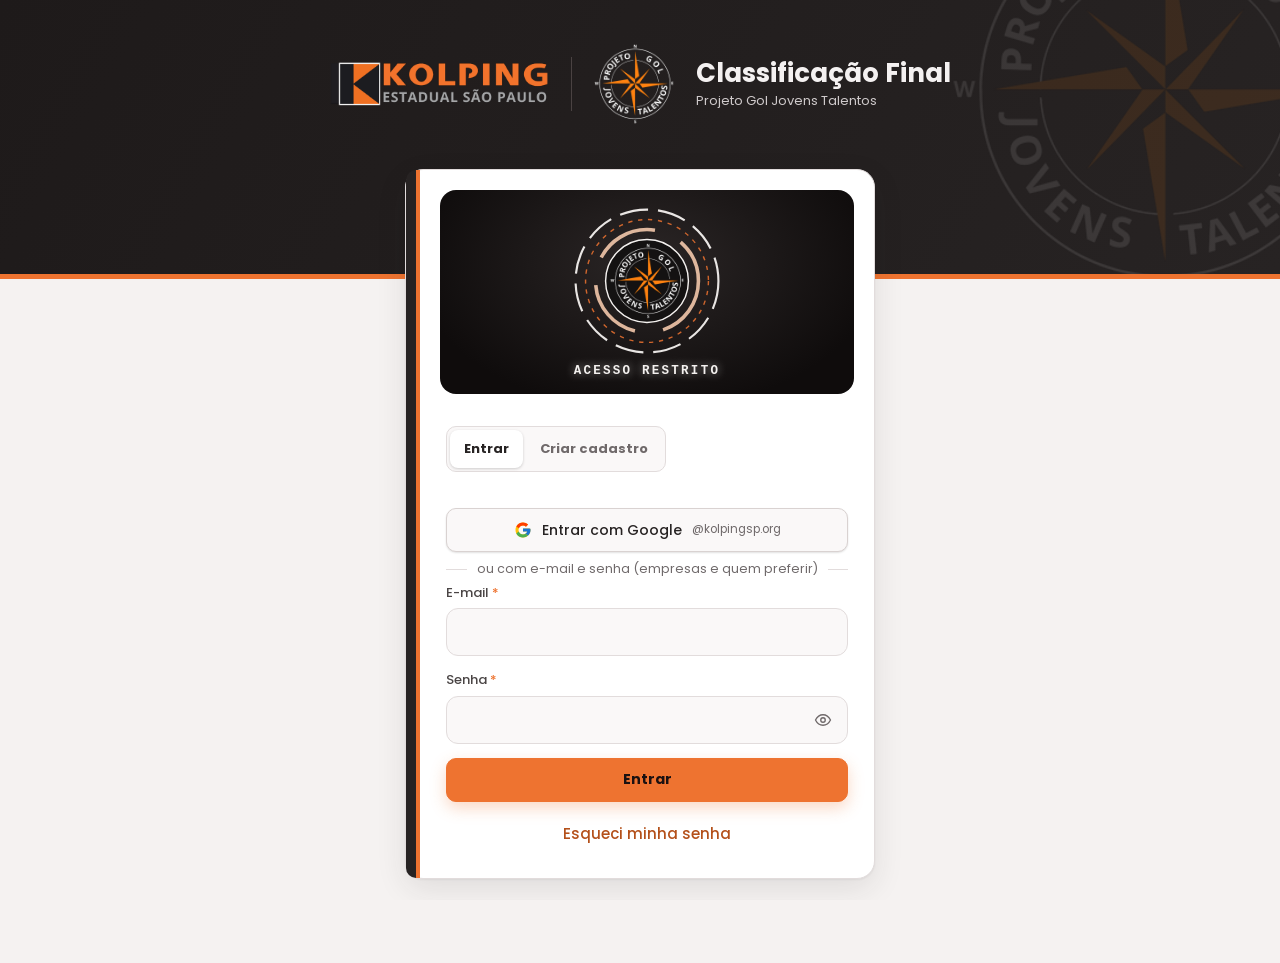
<file: index.html>
<!doctype html>
<html lang="pt-BR">
<head>
<meta charset="utf-8">
<meta name="viewport" content="width=device-width, initial-scale=1, viewport-fit=cover">
<title>Classificação Final · Projeto Gol Jovens Talentos</title>
<meta name="description" content="Sistema de classificação dos processos seletivos do Projeto Gol Jovens Talentos · Kolping Estadual de São Paulo">
<meta name="theme-color" content="#141111">
<meta name="apple-mobile-web-app-capable" content="yes">
<meta name="apple-mobile-web-app-status-bar-style" content="black-translucent">
<meta name="apple-mobile-web-app-title" content="Classificação">
<link rel="manifest" href="manifest.webmanifest">
<!-- Tema aplicado antes de desenhar a página (evita piscar) -->
<script src="js/tema.js"></script>
<script src="js/idioma.js"></script>
<link rel="icon" type="image/png" href="assets/img/favicon.png">
<link rel="apple-touch-icon" href="assets/img/icon-180.png">
<link rel="stylesheet" href="css/app.css">
</head>
<body>
<div id="app"></div>
<noscript><p style="padding:24px">Este sistema precisa do JavaScript ativado no navegador.</p></noscript>

<!-- Ordem de carregamento: biblioteca → configuração → utilitários → dados → telas → controle -->
<script src="vendor/supabase.js"></script>
<script src="js/config.js"></script>
<script src="js/ui.js"></script>
<script src="js/api.js"></script>
<script src="js/auth.js"></script>
<script src="js/foto.js"></script>
<script src="js/online.js"></script>
<script src="js/dados.js"></script>
<script src="js/calendario.js"></script>
<script src="js/materiais.js"></script>
<script src="js/documentos.js"></script>
<script src="vendor/jspdf.umd.min.js"></script>
<script src="js/pdf.js"></script>
<script src="vendor/exceljs.min.js"></script>
<script src="js/excel.js"></script>
<script src="js/drive.js"></script>
<script src="js/agenda-google.js"></script>
<script src="js/importar-eventos.js"></script>
<script src="vendor/xlsx.mini.min.js"></script>
<script src="vendor/qrcode.js"></script>
<script src="js/instalar.js"></script>
<script src="js/erros.js"></script>
<script src="js/offline.js"></script>
<script src="vendor/jsqr.js"></script>
<script src="js/avisos.js"></script>
<script src="js/inatividade.js"></script>
<script src="js/views/telas.js"></script>
<script src="js/views/minha-conta.js"></script>
<script src="js/views/cadastros.js"></script>
<script src="js/testes-motor.js"></script>
<script src="js/views/banco.js"></script>
<script src="js/views/testes-tablet.js"></script>
<script src="js/views/qualidade.js"></script>
<script src="js/views/configuracoes.js"></script>
<script src="js/views/processos.js"></script>
<script src="js/views/agenda.js"></script>
<script src="js/views/jovens.js"></script>
<script src="js/views/avaliar.js"></script>
<script src="js/views/notas.js"></script>
<script src="js/views/envios.js"></script>
<script src="js/views/classificacao.js"></script>
<script src="js/views/ficha.js"></script>
<script src="js/views/portal.js"></script>
<script src="js/views/turmas.js"></script>
<script src="js/views/graficos.js"></script>
<script src="js/views/paineis.js"></script>
<script src="js/views/aovivo.js"></script>
<script src="js/views/historico.js"></script>
<script src="js/views/permissoes.js"></script>
<script src="js/permissoes.js"></script>
<script src="js/etapas.js"></script>
<script src="js/vista.js"></script>
<script src="js/app.js"></script>
</body>
</html>
</file>
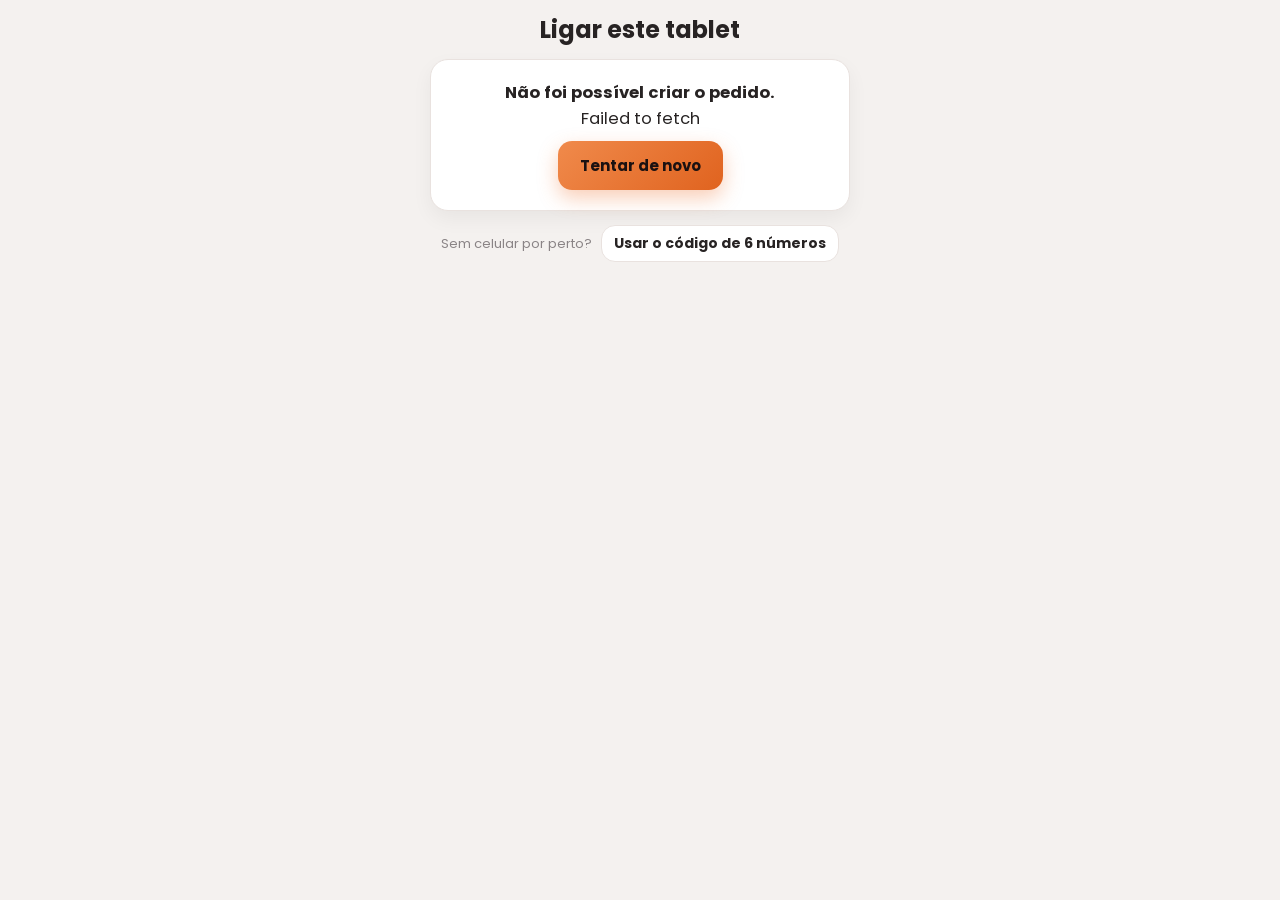
<file: testes/index.html>
<!doctype html>
<html lang="pt-BR">
<head>
<meta charset="utf-8">
<meta name="viewport" content="width=device-width, initial-scale=1, viewport-fit=cover, user-scalable=no">
<meta name="theme-color" content="#ffffff">
<title>Projeto Gol Testes</title>
<link rel="manifest" href="manifest.webmanifest">
<link rel="icon" href="img/icone-192.png">
<link rel="apple-touch-icon" href="img/icone-192.png">
<link rel="stylesheet" href="app.css">
</head>
<body>
<div id="app" class="app"><div class="abre"><img src="img/gol_light.png" alt=""><p>Abrindo…</p></div></div>
<div id="avisos" class="avisos" aria-live="polite"></div>
<script>window.CF = window.CF || {}; window.CF.ui = { esc: function (s) { return String(s == null ? '' : s).replace(/[&<>"]/g, function (c) { return { '&': '&amp;', '<': '&lt;', '>': '&gt;', '"': '&quot;' }[c]; }); } };</script>
<script src="qrcode.js"></script>
<script src="motor.js"></script>
<script src="app.js"></script>
</body>
</html>
</file>
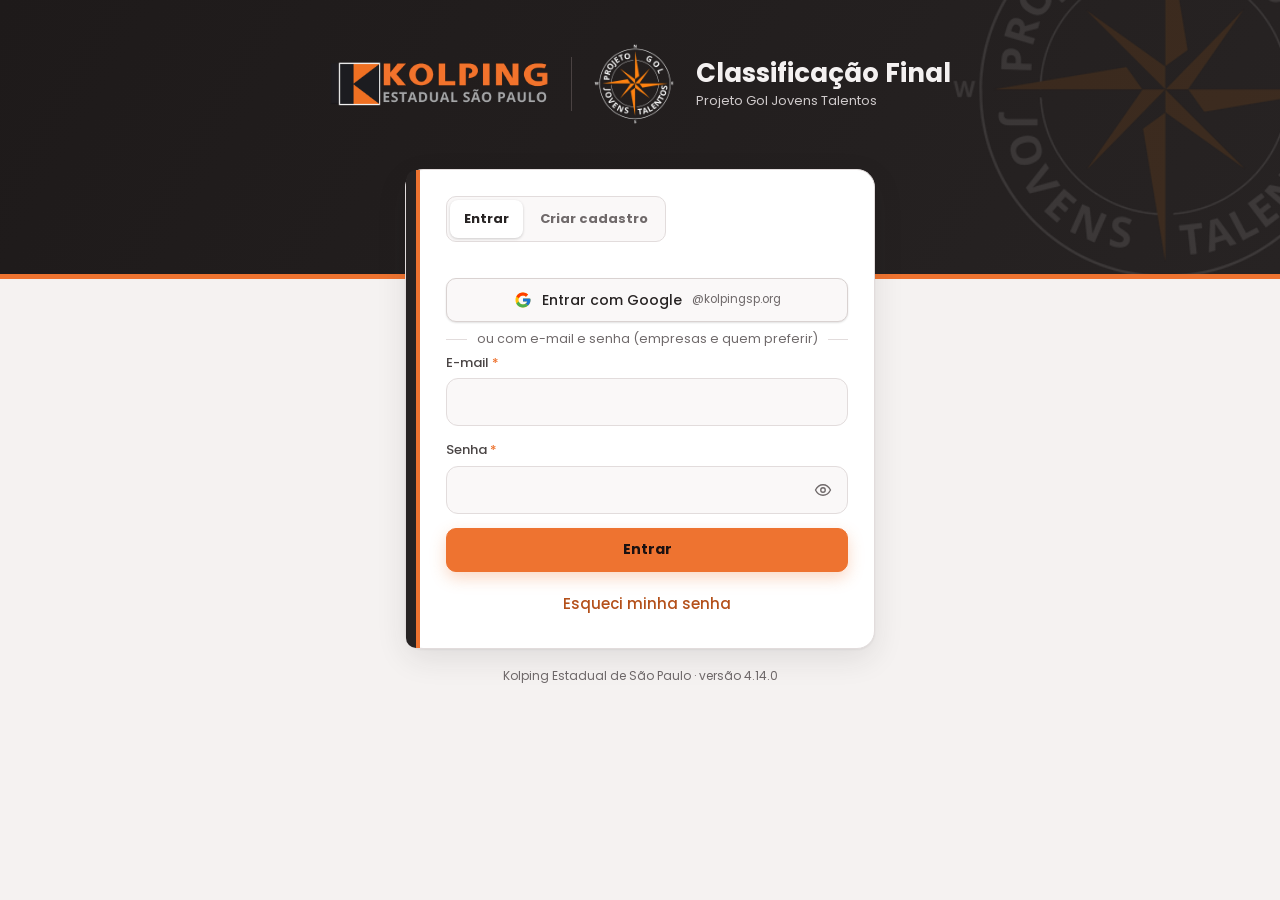
<file: Versao_4.14.0/index.html>
<!doctype html>
<html lang="pt-BR">
<head>
<meta charset="utf-8">
<meta name="viewport" content="width=device-width, initial-scale=1, viewport-fit=cover">
<title>Classificação Final · Projeto Gol Jovens Talentos</title>
<meta name="description" content="Sistema de classificação dos processos seletivos do Projeto Gol Jovens Talentos · Kolping Estadual de São Paulo">
<meta name="theme-color" content="#141111">
<meta name="apple-mobile-web-app-capable" content="yes">
<meta name="apple-mobile-web-app-status-bar-style" content="black-translucent">
<meta name="apple-mobile-web-app-title" content="Classificação">
<link rel="manifest" href="manifest.webmanifest">
<!-- Tema aplicado antes de desenhar a página (evita piscar) -->
<script src="js/tema.js"></script>
<link rel="icon" type="image/png" href="assets/img/favicon.png">
<link rel="apple-touch-icon" href="assets/img/icon-180.png">
<link rel="stylesheet" href="css/app.css">
</head>
<body>
<div id="app"></div>
<noscript><p style="padding:24px">Este sistema precisa do JavaScript ativado no navegador.</p></noscript>

<!-- Ordem de carregamento: biblioteca → configuração → utilitários → dados → telas → controle -->
<script src="vendor/supabase.js"></script>
<script src="js/config.js"></script>
<script src="js/ui.js"></script>
<script src="js/api.js"></script>
<script src="js/auth.js"></script>
<script src="js/foto.js"></script>
<script src="js/online.js"></script>
<script src="js/dados.js"></script>
<script src="js/calendario.js"></script>
<script src="js/materiais.js"></script>
<script src="js/documentos.js"></script>
<script src="vendor/jspdf.umd.min.js"></script>
<script src="js/pdf.js"></script>
<script src="vendor/exceljs.min.js"></script>
<script src="js/excel.js"></script>
<script src="js/drive.js"></script>
<script src="js/agenda-google.js"></script>
<script src="js/importar-eventos.js"></script>
<script src="vendor/xlsx.mini.min.js"></script>
<script src="vendor/qrcode.js"></script>
<script src="js/instalar.js"></script>
<script src="js/erros.js"></script>
<script src="js/offline.js"></script>
<script src="vendor/jsqr.js"></script>
<script src="js/avisos.js"></script>
<script src="js/inatividade.js"></script>
<script src="js/views/telas.js"></script>
<script src="js/views/minha-conta.js"></script>
<script src="js/views/cadastros.js"></script>
<script src="js/views/banco.js"></script>
<script src="js/views/configuracoes.js"></script>
<script src="js/views/processos.js"></script>
<script src="js/views/agenda.js"></script>
<script src="js/views/jovens.js"></script>
<script src="js/views/avaliar.js"></script>
<script src="js/views/notas.js"></script>
<script src="js/views/envios.js"></script>
<script src="js/views/classificacao.js"></script>
<script src="js/views/ficha.js"></script>
<script src="js/views/portal.js"></script>
<script src="js/views/turmas.js"></script>
<script src="js/views/graficos.js"></script>
<script src="js/views/historico.js"></script>
<script src="js/views/permissoes.js"></script>
<script src="js/permissoes.js"></script>
<script src="js/app.js"></script>
</body>
</html>
</file>
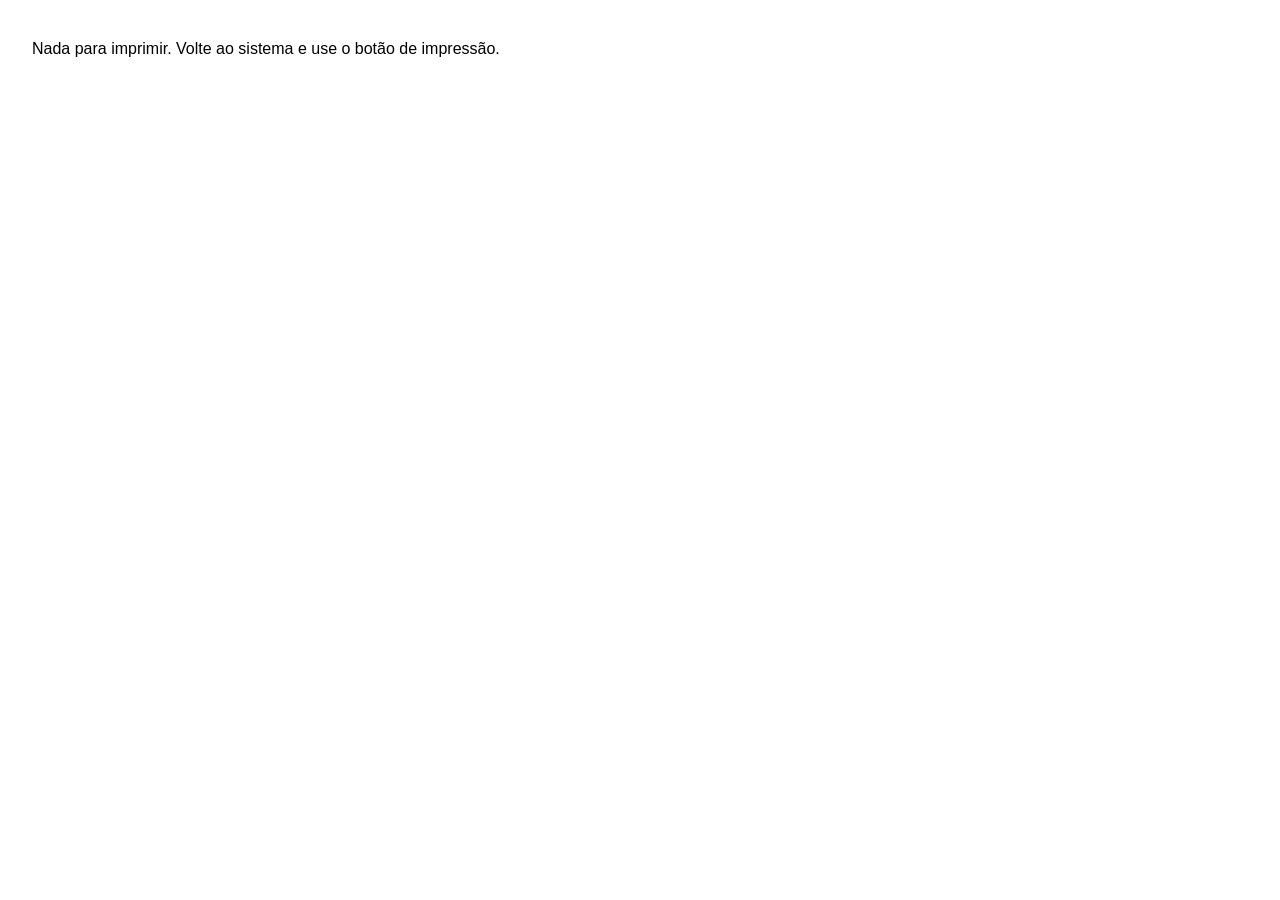
<file: imprimir.html>
<!doctype html>
<html lang="pt-BR">
<head>
<meta charset="utf-8">
<meta name="viewport" content="width=device-width, initial-scale=1">
<title>Impressão · Classificação Final</title>
<link rel="icon" href="assets/img/favicon.png">
</head>
<body>
<p id="vazio" style="font-family:Arial;padding:24px">Nada para imprimir. Volte ao sistema e use o botão de impressão.</p>
<script>
  (function () {
    var dados = null;
    try { dados = JSON.parse(localStorage.getItem('cf_impressao') || 'null'); } catch (e) { dados = null; }
    if (!dados || !dados.corpo) return;
    document.title = dados.titulo || document.title;
    var estilo = document.createElement('style'); estilo.textContent = dados.estilo || ''; document.head.appendChild(estilo);
    document.body.innerHTML = dados.corpo;
    var imprimir = function () { setTimeout(function () { window.print(); }, 250); };
    if (document.fonts && document.fonts.ready) document.fonts.ready.then(imprimir); else window.addEventListener('load', imprimir);
  })();
</script>
</body>
</html>
</file>
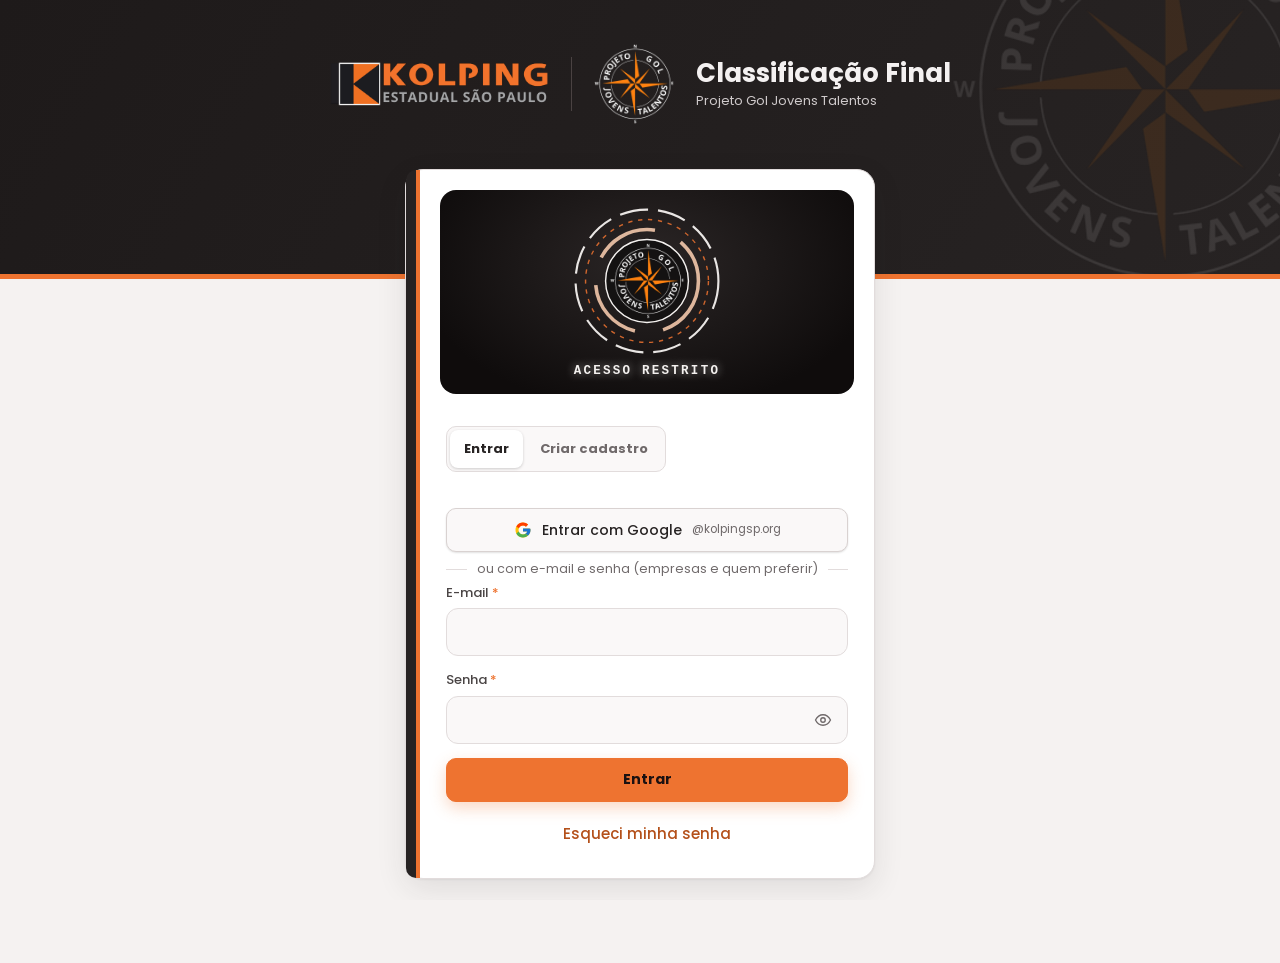
<file: index (10).html>
<!doctype html>
<html lang="pt-BR">
<head>
<meta charset="utf-8">
<meta name="viewport" content="width=device-width, initial-scale=1, viewport-fit=cover">
<title>Classificação Final · Projeto Gol Jovens Talentos</title>
<meta name="description" content="Sistema de classificação dos processos seletivos do Projeto Gol Jovens Talentos · Kolping Estadual de São Paulo">
<meta name="theme-color" content="#141111">
<meta name="apple-mobile-web-app-capable" content="yes">
<meta name="apple-mobile-web-app-status-bar-style" content="black-translucent">
<meta name="apple-mobile-web-app-title" content="Classificação">
<link rel="manifest" href="manifest.webmanifest">
<!-- Tema aplicado antes de desenhar a página (evita piscar) -->
<script src="js/tema.js"></script>
<script src="js/idioma.js"></script>
<link rel="icon" type="image/png" href="assets/img/favicon.png">
<link rel="apple-touch-icon" href="assets/img/icon-180.png">
<link rel="stylesheet" href="css/app.css">
</head>
<body>
<div id="app"></div>
<noscript><p style="padding:24px">Este sistema precisa do JavaScript ativado no navegador.</p></noscript>

<!-- Ordem de carregamento: biblioteca → configuração → utilitários → dados → telas → controle -->
<script src="vendor/supabase.js"></script>
<script src="js/config.js"></script>
<script src="js/ui.js"></script>
<script src="js/api.js"></script>
<script src="js/auth.js"></script>
<script src="js/foto.js"></script>
<script src="js/online.js"></script>
<script src="js/dados.js"></script>
<script src="js/calendario.js"></script>
<script src="js/materiais.js"></script>
<script src="js/documentos.js"></script>
<script src="vendor/jspdf.umd.min.js"></script>
<script src="js/pdf.js"></script>
<script src="vendor/exceljs.min.js"></script>
<script src="js/excel.js"></script>
<script src="js/drive.js"></script>
<script src="js/agenda-google.js"></script>
<script src="js/importar-eventos.js"></script>
<script src="vendor/xlsx.mini.min.js"></script>
<script src="vendor/qrcode.js"></script>
<script src="js/instalar.js"></script>
<script src="js/erros.js"></script>
<script src="js/offline.js"></script>
<script src="vendor/jsqr.js"></script>
<script src="js/avisos.js"></script>
<script src="js/inatividade.js"></script>
<script src="js/views/telas.js"></script>
<script src="js/views/minha-conta.js"></script>
<script src="js/views/cadastros.js"></script>
<script src="js/testes-motor.js"></script>
<script src="js/views/banco.js"></script>
<script src="js/views/testes-tablet.js"></script>
<script src="js/views/configuracoes.js"></script>
<script src="js/views/processos.js"></script>
<script src="js/views/agenda.js"></script>
<script src="js/views/jovens.js"></script>
<script src="js/views/avaliar.js"></script>
<script src="js/views/notas.js"></script>
<script src="js/views/envios.js"></script>
<script src="js/views/classificacao.js"></script>
<script src="js/views/ficha.js"></script>
<script src="js/views/portal.js"></script>
<script src="js/views/turmas.js"></script>
<script src="js/views/graficos.js"></script>
<script src="js/views/historico.js"></script>
<script src="js/views/permissoes.js"></script>
<script src="js/permissoes.js"></script>
<script src="js/etapas.js"></script>
<script src="js/vista.js"></script>
<script src="js/app.js"></script>
</body>
</html>
</file>
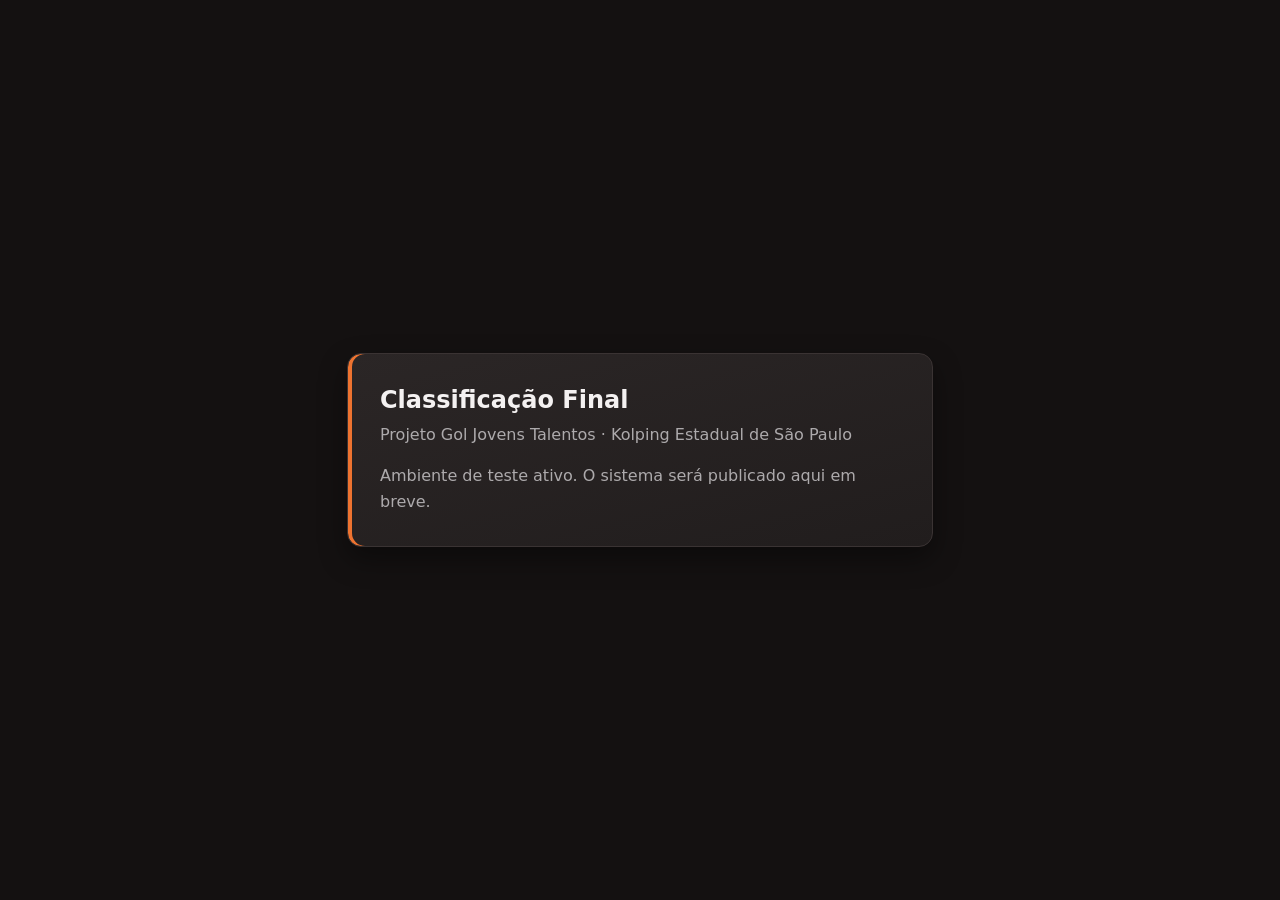
<file: index C.html>
<!doctype html>
<html lang="pt-BR">
<head>
<meta charset="utf-8">
<meta name="viewport" content="width=device-width, initial-scale=1">
<title>Classificação Final · Projeto Gol Jovens Talentos</title>
<style>
  html,body{height:100%;margin:0}
  body{background:#141111;color:#f4f1f1;font-family:"Segoe UI",system-ui,sans-serif;display:flex;align-items:center;justify-content:center;padding:24px;box-sizing:border-box}
  .card{max-width:520px;width:100%;background:linear-gradient(165deg,#2b2626,#211d1d);border:1px solid #3a3333;border-radius:14px;padding:32px;box-shadow:inset 4px 0 0 #ee7330,0 12px 28px rgba(0,0,0,.4)}
  h1{margin:0 0 8px;font-size:24px}
  p{margin:0;color:#adaaac;line-height:1.6}
</style>
</head>
<body>
  <main class="card">
    <h1>Classificação Final</h1>
    <p>Projeto Gol Jovens Talentos · Kolping Estadual de São Paulo</p>
    <p style="margin-top:16px">Ambiente de teste ativo. O sistema será publicado aqui em breve.</p>
  </main>
</body>
</html>
</file>
<file: css/app.css>
/* =====================================================================
   Classificação Final · Projeto Gol Jovens Talentos
   Estilos gerais · temas escuro e claro com as cores da Kolping
   O tema é definido no <html data-tema="escuro|claro"> pelo tema.js
   ===================================================================== */

@font-face { font-family: 'Poppins'; src: url('../assets/fonts/poppins-regular.woff2') format('woff2'); font-weight: 400; font-display: swap; }
@font-face { font-family: 'Poppins'; src: url('../assets/fonts/poppins-medium.woff2') format('woff2'); font-weight: 500; font-display: swap; }
@font-face { font-family: 'Poppins'; src: url('../assets/fonts/poppins-bold.woff2') format('woff2'); font-weight: 700; font-display: swap; }

/* ---------- Paleta do tema ESCURO (padrão) ---------- */
:root, html[data-tema="escuro"] {
  color-scheme: dark;
  --c-comp-tx: #c9b9f5; --c-area-tx: #8fd0d8;
  --bg: #141111; --bg-2: #191515; --topo: #171313;
  --cartao: linear-gradient(165deg, #2b2626 0%, #211d1d 100%); --cartao-solido: #241f1f;
  --surface: #221e1e; --surface-2: #2b2626; --hover: #2a2525; --ativo: #2e2828;
  --entrada: #1d1919; --borda: #3a3333; --borda-2: #2c2626; --botao: #2c2727; --botao-hover: #353030; --botao-borda: #4a4242;
  --texto: #f4f1f1; --texto-2: #cfcacb; --texto-3: #adaaac; --texto-4: #7a7476;
  --link: #f6a477; --link-hover: #ffc29e; --avatar: #3a3333;
  --sombra: inset 0 1px 0 rgba(255,255,255,.05), 0 2px 4px rgba(0,0,0,.35), 0 12px 28px rgba(0,0,0,.40);
  --fundo-janela: rgba(12,9,9,.74);
  --ok-bg: rgba(63,166,107,.14); --ok-bd: rgba(63,166,107,.45); --ok-tx: #bfe8cf;
  --erro-bg: rgba(217,83,79,.12); --erro-bd: rgba(217,83,79,.45); --erro-tx: #f6c3c1;
  --info-bg: rgba(238,115,48,.10); --info-bd: rgba(238,115,48,.35); --info-tx: #f8d2bb;
  --pill-ok-tx: #86e0ad; --pill-off-tx: #f8b48c;
}
/* ---------- Paleta do tema CLARO ---------- */
html[data-tema="claro"] {
  color-scheme: light;
  --c-comp-tx: #5b3fb0; --c-area-tx: #2c6c75;
  --bg: #f5f2f1; --bg-2: #ffffff; --topo: #ffffff;
  --cartao: #ffffff; --cartao-solido: #ffffff;
  --surface: #ffffff; --surface-2: #f1eded; --hover: #f4efee; --ativo: #fbeee6;
  --entrada: #faf8f8; --borda: #e2dcdc; --borda-2: #ebe6e5; --botao: #ffffff; --botao-hover: #f4efee; --botao-borda: #d9d2d1;
  --texto: #272323; --texto-2: #4a4545; --texto-3: #6f696a; --texto-4: #8a8486;
  --link: #b4501a; --link-hover: #8a3b10; --avatar: #eae5e4;
  --sombra: 0 1px 2px rgba(39,35,35,.06), 0 10px 30px rgba(39,35,35,.10);
  --fundo-janela: rgba(39,35,35,.45);
  --ok-bg: rgba(63,166,107,.10); --ok-bd: rgba(63,166,107,.45); --ok-tx: #1f6b40;
  --erro-bg: rgba(217,83,79,.08); --erro-bd: rgba(217,83,79,.45); --erro-tx: #a5302c;
  --info-bg: rgba(238,115,48,.08); --info-bd: rgba(238,115,48,.40); --info-tx: #8a3b10;
  --pill-ok-tx: #1f7a47; --pill-off-tx: #a14a14;
}
:root {
  --c-area: #3f8f9a; --c-teste: #ee7330; --c-comp: #8b6fd6; --c-empresa: #4f6585; --c-aval: #3557e0; --c-padrao: #8a8486; --c-mat: #b8862f; --c-nota: #2e9e4f; --c-fer: #c0457a; --c-agr: #1f8a9e; --c-mail: #e0a100; --c-termo: #6d7f2a; --c-modelo: #5a63c9; --c-perm: #c73c3c; --c-integ: #2f6fd0; --c-saude: #d4563a; --c-escola: #2f6fd0;
  --laranja: #ee7330; --preto-marca: #272323;
  --ok: #3FA66B; --backup: #E9B500; --erro: #D9534F; --neutro: #8a8486;
  --raio: 14px;
  --fonte: 'Poppins', 'Segoe UI', system-ui, -apple-system, sans-serif;
}

* { box-sizing: border-box; }
html, body { margin: 0; height: 100%; }
body { background: var(--bg); color: var(--texto); font-family: var(--fonte); font-size: 15px; line-height: 1.5; -webkit-font-smoothing: antialiased; }
a { color: var(--link); }
a:hover { color: var(--link-hover); }
h1, h2, h3 { margin: 0; line-height: 1.2; }
button, input, select, textarea { font: inherit; }
:focus-visible { outline: 2px solid var(--laranja); outline-offset: 2px; }
.oculto { display: none !important; }
.sr { position: absolute; width: 1px; height: 1px; overflow: hidden; clip: rect(0 0 0 0); white-space: nowrap; }

/* Logos: cada imagem existe nas duas versões; o tema mostra a certa */
html[data-tema="escuro"] .so-claro, html[data-tema="claro"] .so-escuro { display: none !important; }

/* ---------- Componentes básicos ---------- */
.card { background: var(--cartao); border: 1px solid var(--borda); border-radius: var(--raio); box-shadow: var(--sombra); }
.btn {
  display: inline-flex; align-items: center; justify-content: center; gap: 8px;
  min-height: 44px; padding: 0 18px; border-radius: 10px; cursor: pointer;
  border: 1px solid var(--botao-borda); background: var(--botao); color: var(--texto);
  font-size: 14px; font-weight: 500; text-decoration: none; box-shadow: 0 1px 2px rgba(0,0,0,.12);
}
.btn:hover { background: var(--botao-hover); color: var(--texto); }
.btn-pri { background: var(--laranja); border-color: var(--laranja); color: #1b1111; font-weight: 700; box-shadow: 0 6px 16px rgba(238,115,48,.28); }
.btn-pri:hover { background: #f5833f; color: #1b1111; }
.btn-link { background: none; border: 0; box-shadow: none; color: var(--link); padding: 0 4px; min-height: 36px; cursor: pointer; font-weight: 500; }
.btn-link:hover { background: none; color: var(--link-hover); text-decoration: underline; }
.btn[disabled] { opacity: .5; cursor: not-allowed; }
.btn-bloco { width: 100%; }

.pill { display: inline-flex; align-items: center; gap: 6px; padding: 4px 10px; border-radius: 999px; font-size: 12px; font-weight: 700; white-space: nowrap; }
.pill-ok { background: var(--ok-bg); color: var(--pill-ok-tx); border: 1px solid var(--ok-bd); }
.pill-off { background: var(--info-bg); color: var(--pill-off-tx); border: 1px solid var(--info-bd); }
.pill-neu { background: var(--surface-2); color: var(--texto-2); border: 1px solid var(--borda); }

.lbl { font-size: 12px; font-weight: 700; letter-spacing: .06em; text-transform: uppercase; color: var(--texto-3); }

/* ---------- Formulários ---------- */
.campo { display: flex; flex-direction: column; gap: 6px; }
.campo > span { font-size: 13px; font-weight: 500; color: var(--texto-2); }
.campo .obrig { color: var(--laranja); }
.entrada { width: 100%; min-height: 48px; padding: 0 14px; border-radius: 12px; border: 1px solid var(--borda); background: var(--entrada); color: var(--texto); font-size: 15px; }
.entrada:focus { border-color: var(--laranja); outline: none; box-shadow: 0 0 0 3px rgba(238,115,48,.18); }
.senha-wrap { position: relative; }
.senha-wrap .entrada { padding-right: 52px; }
.senha-ver { position: absolute; right: 5px; top: 5px; width: 40px; height: 38px; border: 0; border-radius: 8px; background: transparent; color: var(--texto-3); cursor: pointer; display: inline-flex; align-items: center; justify-content: center; }
.senha-ver:hover { color: var(--texto); background: var(--hover); }
.dica { font-size: 12px; color: var(--texto-3); }

.aviso { border-radius: 12px; padding: 12px 14px; font-size: 14px; line-height: 1.5; display: flex; gap: 10px; align-items: flex-start; }
.aviso svg { flex: none; width: 20px; height: 20px; margin-top: 1px; }
.aviso-erro { background: var(--erro-bg); border: 1px solid var(--erro-bd); color: var(--erro-tx); }
.aviso-ok { background: var(--ok-bg); border: 1px solid var(--ok-bd); color: var(--ok-tx); }
.aviso-info, .aviso-carregando { background: var(--info-bg); border: 1px solid var(--info-bd); color: var(--info-tx); }

.segmentos { display: flex; gap: 4px; background: var(--entrada); border: 1px solid var(--borda); border-radius: 12px; padding: 4px; }
.segmentos button { flex: 1; min-height: 40px; border: 0; border-radius: 9px; background: transparent; color: var(--texto-3); font-weight: 500; cursor: pointer; font-size: 14px; }
.segmentos button[aria-pressed="true"], .segmentos button[aria-selected="true"] { background: var(--surface-2); color: var(--texto); font-weight: 700; box-shadow: 0 1px 3px rgba(0,0,0,.18); }
html[data-tema="claro"] .segmentos button[aria-pressed="true"], html[data-tema="claro"] .segmentos button[aria-selected="true"] { background: #fff; }

/* ---------- Tela de acesso: faixa superior + cartão com faixa lateral ---------- */
.acesso { min-height: 100%; display: flex; flex-direction: column; background: var(--bg); }
.acesso-faixa {
  position: relative; overflow: hidden; background: linear-gradient(120deg, #1e1a1a, #272323);
  border-bottom: 5px solid var(--laranja); padding: 44px 20px 150px; display: flex; justify-content: center;
}
.acesso-faixa .marca-agua { position: absolute; right: -90px; top: -120px; width: 420px; opacity: .10; pointer-events: none; }
.acesso-marca { position: relative; display: flex; align-items: center; gap: 22px; color: #f4f1f1; }
.acesso-marca .logos { display: flex; align-items: center; gap: 22px; }
.acesso-marca .k { width: 220px; height: auto; display: block; }
.acesso-marca .g { width: 80px; height: 80px; display: block; }
.acesso-marca .div { width: 1px; height: 54px; background: #4a4242; }
.acesso-marca h1 { font-size: 26px; font-weight: 700; }
.acesso-marca p { margin: 2px 0 0; font-size: 13px; color: #cfcacb; }
.acesso-corpo { flex: 1; display: flex; flex-direction: column; align-items: center; padding: 0 16px 32px; }
.acesso-card {
  width: 100%; max-width: 470px; margin-top: -110px; position: relative;
  background: var(--cartao-solido); border: 1px solid var(--borda); border-radius: 18px; box-shadow: var(--sombra);
  padding: 26px 26px 26px 40px; display: flex; flex-direction: column; gap: 16px;
}
.acesso-card::before { content: ''; position: absolute; left: 0; top: 0; bottom: 0; width: 10px; background: var(--preto-marca); border-radius: 18px 0 0 18px; }
.acesso-card::after { content: ''; position: absolute; left: 10px; top: 0; bottom: 0; width: 4px; background: var(--laranja); }
.acesso-card h2 { font-size: 19px; }
.form { display: flex; flex-direction: column; gap: 14px; }
.acesso-rodape { text-align: center; font-size: 12px; color: var(--texto-3); margin-top: 18px; }

/* ---------- Estrutura do sistema ---------- */
.shell { display: flex; min-height: 100%; }
.lateral { width: 248px; flex: none; background: var(--bg-2); border-right: 1px solid var(--borda-2); padding: 22px 14px; display: flex; flex-direction: column; gap: 26px; position: sticky; top: 0; height: 100vh; overflow-y: auto; }
.lateral-marca { display: flex; flex-direction: column; gap: 14px; padding: 0 8px; }
.lateral-marca .k { width: 176px; height: auto; }
.lateral-prog { display: flex; align-items: center; gap: 10px; padding-top: 14px; border-top: 1px solid var(--borda-2); }
.lateral-prog img { width: 40px; height: 40px; }
.lateral-prog b { display: block; font-size: 14px; }
.lateral-prog small { display: block; font-size: 12px; color: var(--texto-3); }
.menu { display: flex; flex-direction: column; gap: 4px; }
.menu a { display: flex; align-items: center; gap: 12px; min-height: 44px; padding: 0 14px; border-radius: 10px; color: var(--texto-2); text-decoration: none; font-size: 14px; font-weight: 500; }
.menu a:hover { background: var(--hover); color: var(--texto); }
.menu a[aria-current="page"] { background: var(--ativo); color: var(--texto); font-weight: 700; box-shadow: inset 3px 0 0 var(--laranja); }
.menu svg { flex: none; }
.lateral-versao { margin-top: auto; padding: 0 8px; font-size: 11px; color: var(--texto-4); }

.principal { flex: 1; min-width: 0; display: flex; flex-direction: column; }
.topo { display: flex; align-items: center; justify-content: space-between; gap: 12px; flex-wrap: wrap; padding: 12px 28px; border-bottom: 1px solid var(--borda-2); background: var(--topo); position: sticky; top: 0; z-index: 5; }
.topo-esq { display: flex; align-items: center; gap: 10px; min-width: 0; }
.topo-titulo { font-size: 14px; color: var(--texto-3); white-space: nowrap; overflow: hidden; text-overflow: ellipsis; }
.topo-dir { display: flex; align-items: center; gap: 10px; }
.btn-menu { display: none; width: 44px; height: 44px; border-radius: 10px; border: 1px solid var(--borda); background: var(--surface); color: var(--texto); cursor: pointer; align-items: center; justify-content: center; }
.btn-tema { display: inline-flex; align-items: center; gap: 6px; min-height: 34px; padding: 0 12px; border-radius: 999px; border: 1px solid var(--borda); background: var(--entrada); color: var(--texto-2); font-size: 12px; font-weight: 700; cursor: pointer; }
.btn-tema:hover { color: var(--texto); }
.flutuante { position: relative; }
.menu-flutuante { position: absolute; right: 0; top: calc(100% + 6px); min-width: 200px; padding: 6px; z-index: 20; display: flex; flex-direction: column; background: var(--cartao-solido); }
.menu-flutuante a, .menu-flutuante button { display: flex; align-items: center; gap: 10px; min-height: 42px; padding: 0 12px; border-radius: 8px; color: var(--texto); text-decoration: none; background: none; border: 0; font-size: 14px; cursor: pointer; text-align: left; width: 100%; }
.menu-flutuante a:hover, .menu-flutuante button:hover { background: var(--hover); }
.menu-flutuante [aria-checked="true"] { font-weight: 700; color: var(--link); }
.usuario-btn { display: flex; align-items: center; gap: 10px; background: none; border: 0; color: var(--texto); cursor: pointer; padding: 4px 6px; border-radius: 10px; min-height: 44px; }
.usuario-btn:hover { background: var(--hover); }
.avatar { width: 38px; height: 38px; border-radius: 50%; background: var(--avatar); display: inline-flex; align-items: center; justify-content: center; font-size: 13px; font-weight: 700; flex: none; overflow: hidden; color: var(--texto); }
.avatar img { width: 100%; height: 100%; object-fit: cover; display: block; }
.avatar.com-foto { box-shadow: 0 0 0 2px var(--laranja); }
.usuario-txt { display: flex; flex-direction: column; text-align: left; line-height: 1.25; }
.usuario-txt b { font-size: 13px; }
.usuario-txt small { font-size: 12px; color: var(--texto-3); }

.conteudo > .tela { display: contents; }   /* espaço de cada tela: não muda o layout */
.conteudo { padding: 28px 32px 48px; max-width: 1760px; width: 100%; display: flex; flex-direction: column; gap: 22px; }
.cabecalho { display: flex; flex-wrap: wrap; align-items: flex-end; justify-content: space-between; gap: 14px; }
.cabecalho h1 { font-size: 28px; font-weight: 700; }
.cabecalho p { margin: 6px 0 0; color: var(--texto-2); font-size: 14px; }
.grade { display: grid; grid-template-columns: repeat(auto-fit, minmax(260px, 1fr)); gap: 16px; }
.bloco { padding: 20px 22px; display: flex; flex-direction: column; gap: 10px; }
.bloco h2 { font-size: 17px; font-weight: 700; }
.bloco-link { text-decoration: none; color: var(--texto); box-shadow: inset 4px 0 0 var(--laranja), var(--sombra); }
.bloco-link:hover { color: var(--texto); filter: brightness(1.04); }
.bloco p { margin: 0; color: var(--texto-2); font-size: 14px; }
.em-breve { padding: 28px; display: flex; flex-direction: column; gap: 10px; box-shadow: inset 4px 0 0 var(--texto-4), var(--sombra); }
.em-breve p, .em-breve li { margin: 0; color: var(--texto-2); }

/* ---------- Foto do perfil ---------- */
.foto-bloco { display: flex; gap: 18px; align-items: center; flex-wrap: wrap; }
.foto-grande { width: 104px; height: 104px; font-size: 30px; }
.foto-grande.com-foto { box-shadow: 0 0 0 3px var(--laranja), 0 10px 20px rgba(0,0,0,.25); }
.recorte { width: 100%; max-width: 280px; aspect-ratio: 1; margin: 0 auto; position: relative; border-radius: 12px; overflow: hidden; background: #000; touch-action: none; cursor: grab; }
.recorte canvas { width: 100%; height: 100%; display: block; }
.zoom { display: flex; align-items: center; gap: 10px; font-size: 13px; color: var(--texto-2); }
.zoom input { flex: 1; accent-color: var(--laranja); }

/* ---------- Listas, abas e formulários (Cadastros e Banco de testes) ---------- */
.abas-cad { display: flex; gap: 4px; border-bottom: 1px solid var(--borda); flex-wrap: wrap; }
.abas-cad a { color: var(--texto-3); font-weight: 700; font-size: 14px; padding: 0 16px; min-height: 46px; display: inline-flex; align-items: center; text-decoration: none; border-bottom: 3px solid transparent; margin-bottom: -1px; }
.abas-cad a:hover { color: var(--texto); }
.abas-cad a[aria-selected="true"] { color: var(--texto); border-color: var(--laranja); }
.abas-cad a[data-cor="empresa"][aria-selected="true"] { border-color: var(--c-empresa); }
.abas-cad a[data-cor="aval"][aria-selected="true"] { border-color: var(--c-aval); }
.abas-cad a[data-cor="area"][aria-selected="true"] { border-color: var(--c-area); }
.abas-cad a[data-cor="teste"][aria-selected="true"] { border-color: var(--c-teste); }
.abas-cad a[data-cor="comp"][aria-selected="true"] { border-color: var(--c-comp); }
.ponto-cor { display: inline-block; width: 10px; height: 10px; border-radius: 3px; margin-right: 8px; }
.cor-empresa { background: var(--c-empresa); } .cor-aval { background: var(--c-aval); }
.btn-empresa { background: var(--c-empresa); border-color: var(--c-empresa); color: #fff; font-weight: 700; }
.btn-empresa:hover { background: #5d759a; color: #fff; }
.btn-aval { background: var(--c-aval); border-color: var(--c-aval); color: #fff; font-weight: 700; }
.btn-aval:hover { background: #4a69ea; color: #fff; }
.tag-area { display: inline-flex; align-items: center; gap: 6px; font-size: 13px; color: var(--c-area-tx); font-weight: 500; }
.tag-area::before { content: ''; width: 8px; height: 8px; border-radius: 2px; background: var(--c-area); }
.cnpj-linha { display: flex; gap: 10px; align-items: flex-end; flex-wrap: wrap; }
.cnpj-linha .campo { flex: 1; min-width: 200px; }
.cnpj-linha .btn { min-height: 48px; }
.entrada-cnpj { font-size: 18px; font-weight: 700; letter-spacing: .03em; }
.girando.mini { width: 18px; height: 18px; border-width: 2px; flex: none; }
.btn[disabled].btn-pri { opacity: .45; }
.abas-cad .n { font-size: 12px; color: var(--texto-3); margin-left: 6px; font-weight: 500; }
#aba { display: flex; flex-direction: column; gap: 16px; }
.barra { display: flex; gap: 12px; flex-wrap: wrap; align-items: center; }
.busca { flex: 1; min-width: 220px; display: flex; align-items: center; gap: 8px; background: var(--entrada); border: 1px solid var(--borda); border-radius: 12px; padding: 0 14px; min-height: 46px; color: var(--texto-3); }
.busca:focus-within { border-color: var(--laranja); box-shadow: 0 0 0 3px rgba(238,115,48,.18); }
.busca input { flex: 1; border: 0; background: transparent; color: var(--texto); outline: none; font-size: 15px; min-height: 44px; min-width: 0; }
.sel-filtro { width: auto; min-width: 220px; }
.marcar-linha { display: inline-flex; align-items: center; gap: 8px; font-size: 14px; color: var(--texto-2); min-height: 44px; cursor: pointer; }
.marcar-linha input, .marcar input { width: 18px; height: 18px; accent-color: var(--laranja); flex: none; }
.tabela-card { padding: 4px 8px; overflow-x: auto; position: relative; }
.tabela { width: 100%; border-collapse: collapse; font-size: 14px; }
.tabela th { text-align: left; font-size: 12px; font-weight: 700; letter-spacing: .05em; text-transform: uppercase; color: var(--texto-3); padding: 12px; border-bottom: 1px solid var(--borda); white-space: nowrap; }
.tabela td { padding: 12px; border-bottom: 1px solid var(--borda-2); vertical-align: middle; }
.tabela tbody tr:last-child td { border-bottom: 0; }
.tabela .num { font-variant-numeric: tabular-nums; white-space: nowrap; }
.tabela tr.clicavel { cursor: pointer; }
.tabela tr.clicavel:hover td { background: var(--hover); }
.tabela tr.sel td { background: var(--ativo); }
.tabela tr.sel td:first-child { box-shadow: inset 3px 0 0 var(--laranja); }
.tabela.mini th, .tabela.mini td { padding: 6px 8px; font-size: 13px; }
.acoes { display: flex; gap: 6px; justify-content: flex-end; }
.btn-p { min-height: 38px; padding: 0 14px; font-size: 13px; }
.cel-empresa, .cel-pessoa { display: flex; align-items: center; gap: 12px; }
.cel-empresa small { display: block; font-size: 12px; color: var(--texto-3); }
.cel-pessoa .avatar { width: 38px; height: 38px; }
.voce { font-weight: 500; color: var(--texto-3); }
.logo-mini { width: 60px; height: 36px; border-radius: 6px; background: #fff; border: 1px solid var(--borda); display: inline-flex; align-items: center; justify-content: center; font-size: 9px; font-weight: 700; color: #7a7476; flex: none; overflow: hidden; padding: 3px; text-align: center; }
.logo-mini img { max-width: 100%; max-height: 100%; object-fit: contain; display: block; }
.logo-mini.grande { width: 130px; height: 70px; font-size: 12px; }
.logo-envio { display: flex; gap: 14px; align-items: center; border: 1px dashed var(--borda); border-radius: 12px; padding: 14px; flex-wrap: wrap; }
.vazio { padding: 26px; text-align: center; color: var(--texto-3); }
.alerta-txt { color: var(--pill-off-tx); font-style: normal; font-weight: 500; }
.pendencias { padding: 16px 18px; display: flex; flex-direction: column; gap: 12px; box-shadow: inset 4px 0 0 var(--laranja), var(--sombra); }
.pendencias.faixa { flex-direction: row; align-items: center; flex-wrap: wrap; color: var(--texto-2); }
.pendencias.faixa > svg { color: var(--laranja); flex: none; }
.pendente { display: flex; gap: 14px; align-items: center; flex-wrap: wrap; padding-top: 12px; border-top: 1px solid var(--borda-2); }
.pendente:first-of-type { border-top: 0; padding-top: 0; }
.pendente-txt { flex: 1; min-width: 220px; }
.pendente-txt b { display: block; }
.pendente-txt small { display: block; font-size: 13px; color: var(--texto-3); }
.pendente-acoes { display: flex; gap: 8px; flex-wrap: wrap; align-items: center; }
.sel-p { width: auto; min-height: 40px; }
.form-grade { display: grid; grid-template-columns: repeat(2, minmax(0, 1fr)); gap: 14px; }
.form-grade .largo { grid-column: 1 / -1; }
textarea.entrada { padding: 10px 14px; resize: vertical; min-height: 80px; line-height: 1.5; }
.marcar { display: flex; gap: 10px; align-items: flex-start; padding: 12px 14px; border: 1px solid var(--borda); border-radius: 12px; background: var(--entrada); cursor: pointer; }
.marcar input { margin-top: 3px; }
.marcar b { display: block; font-size: 14px; font-weight: 500; }
.marcar small { display: block; font-size: 12px; color: var(--texto-3); }
.btn-link.perigo { color: var(--erro); padding: 0; }
.banco-lado { display: grid; grid-template-columns: 210px minmax(0, 1fr) minmax(300px, 380px); gap: 16px; align-items: start; }
.filtro-areas { padding: 8px; display: flex; flex-direction: column; gap: 2px; position: sticky; top: 84px; }
.filtro-areas button { border: 0; background: none; font: inherit; font-size: 14px; font-weight: 500; color: var(--texto-2); min-height: 42px; border-radius: 9px; display: flex; justify-content: space-between; align-items: center; gap: 8px; padding: 0 12px; cursor: pointer; text-align: left; }
.filtro-areas button:hover { background: var(--hover); color: var(--texto); }
.filtro-areas button[aria-pressed="true"] { background: var(--ativo); color: var(--texto); font-weight: 700; box-shadow: inset 3px 0 0 var(--laranja); }
.filtro-areas small { color: var(--texto-3); font-weight: 500; }
.detalhe-teste { padding: 20px 22px; display: flex; flex-direction: column; gap: 8px; position: sticky; top: 84px; max-height: calc(100vh - 100px); overflow-y: auto; }
.detalhe-teste h2 { font-size: 20px; }
.selos { display: flex; gap: 6px; flex-wrap: wrap; margin: 2px 0 6px; }
.detalhe-teste .desc { margin: 0; color: var(--texto-2); font-size: 13px; }
.crit-cab, .crit { display: grid; grid-template-columns: minmax(0, 1fr) 18px minmax(0, 1fr); gap: 8px; align-items: start; }
.crit-cab { font-size: 11px; font-weight: 700; letter-spacing: .05em; text-transform: uppercase; color: var(--texto-3); padding-top: 6px; }
.crit { padding: 10px 6px; border-bottom: 1px solid var(--borda-2); font-size: 13px; border-radius: 8px; }
.crit.clicavel { cursor: pointer; }
.crit.clicavel:hover { background: var(--hover); }
.crit b { font-weight: 700; display: block; }
.crit small { display: block; color: var(--texto-3); font-size: 12px; }
.crit .desc-c { margin-top: 4px; color: var(--texto-3); }
.crit > span { color: var(--texto-2); }
.crit > span[aria-hidden] { color: var(--texto-3); padding-top: 2px; }
.conv { margin-top: 8px; display: flex; flex-direction: column; gap: 6px; }
.botoes-det { display: flex; gap: 8px; flex-wrap: wrap; margin-top: 10px; }
.faixa-linha { display: grid; grid-template-columns: repeat(3, minmax(0, 1fr)) 40px; gap: 8px; align-items: end; }
.faixa-linha label { display: flex; flex-direction: column; gap: 4px; font-size: 12px; color: var(--texto-3); }
.faixa-linha .entrada { min-height: 42px; }
.lista-pend { margin: 6px 0 12px; padding-left: 18px; color: var(--texto-2); line-height: 1.8; }
@media (max-width: 1180px) {
  .banco-lado { grid-template-columns: minmax(0, 1fr); }
  .filtro-areas { position: static; flex-direction: row; flex-wrap: wrap; }
  .filtro-areas button { min-height: 38px; background: var(--entrada); border: 1px solid var(--borda); }
  .detalhe-teste { position: static; max-height: none; }
}
@media (max-width: 640px) {
  .form-grade { grid-template-columns: minmax(0, 1fr); }
  .tabela th:nth-child(3), .tabela td:nth-child(3) { display: none; }
  .sel-filtro { width: 100%; }
}

/* ---------- Banco de testes em cards ---------- */
.botoes-topo { display: flex; gap: 10px; flex-wrap: wrap; }
.btn-area { background: var(--c-area); border-color: var(--c-area); color: #fff; font-weight: 700; }
.btn-area:hover { background: #4aa2ae; color: #fff; }
.btn-teste { background: var(--c-teste); border-color: var(--c-teste); color: #1b1111; font-weight: 700; box-shadow: 0 6px 16px rgba(238,115,48,.28); }
.btn-teste:hover { background: #f5833f; color: #1b1111; }
.btn-comp { background: var(--c-comp); border-color: var(--c-comp); color: #fff; font-weight: 700; }
.btn-comp:hover { background: #9a80e0; color: #fff; }
.btn-comp-leve { border-color: color-mix(in srgb, var(--c-comp) 60%, transparent); color: var(--c-comp-tx); }
.btn-perigo { color: var(--erro); }
.legenda { display: flex; gap: 18px; flex-wrap: wrap; font-size: 13px; color: var(--texto-2); }
.legenda i { display: inline-block; width: 12px; height: 12px; border-radius: 3px; margin-right: 6px; vertical-align: -1px; }
.cor-area { background: var(--c-area); } .cor-teste { background: var(--c-teste); } .cor-comp { background: var(--c-comp); }
.cor-comp-txt { color: var(--c-comp-tx); }
.barra-banco { padding: 6px 0 4px; }
.areas { display: flex; flex-direction: column; gap: 14px; }
.area-card { padding: 0; overflow: hidden; box-shadow: inset 5px 0 0 var(--c-area), var(--sombra); }
.area-card.area-sem { box-shadow: inset 5px 0 0 var(--texto-4), var(--sombra); }
.area-cab { display: flex; align-items: center; gap: 10px; padding: 8px 16px 8px 8px; }
.area-toggle { flex: 1; display: flex; align-items: center; gap: 12px; min-height: 52px; padding: 0 12px; background: none; border: 0; color: var(--texto); cursor: pointer; text-align: left; border-radius: 10px; font: inherit; }
.area-toggle:hover { background: var(--hover); }
.area-toggle svg { color: var(--texto-3); flex: none; }
.area-toggle h2 { font-size: 18px; }
.area-toggle .cont { margin-left: auto; font-size: 13px; color: var(--texto-3); white-space: nowrap; }
.mini-acoes { display: flex; gap: 6px; flex: none; }
.ico { width: 36px; height: 36px; border-radius: 9px; border: 1px solid var(--borda); background: var(--botao); color: var(--texto-2); display: inline-flex; align-items: center; justify-content: center; cursor: pointer; padding: 0; }
.ico:hover { color: var(--texto); background: var(--botao-hover); }
.ico.perigo { color: var(--erro); }
.area-corpo { padding: 16px 20px 20px; display: grid; grid-template-columns: repeat(auto-fill, minmax(290px, 1fr)); gap: 14px; border-top: 1px solid var(--borda-2); }
.teste-card { background: var(--surface); border: 1px solid var(--borda); border-radius: 12px; padding: 14px; display: flex; flex-direction: column; gap: 10px; box-shadow: inset 3px 0 0 var(--c-teste); transition: box-shadow .3s; }
html[data-tema="claro"] .teste-card { background: #fbf9f9; }
.teste-card.destaque { box-shadow: inset 3px 0 0 var(--c-teste), 0 0 0 3px rgba(238,115,48,.45); }
.teste-cab { display: flex; align-items: flex-start; gap: 8px; }
.teste-tit { flex: 1; min-width: 0; display: flex; flex-direction: column; gap: 6px; }
.teste-tit b { font-size: 15px; }
.teste-tit .selos { margin: 0; }
.teste-desc { margin: 0; font-size: 12px; color: var(--texto-3); }
.chips { display: flex; flex-wrap: wrap; gap: 6px; }
.chip { display: inline-flex; align-items: center; gap: 2px; padding: 3px 3px 3px 10px; border-radius: 999px; font-size: 12px; max-width: 100%;
  border: 1px solid color-mix(in srgb, var(--c-comp) 55%, transparent); background: color-mix(in srgb, var(--c-comp) 12%, transparent); color: var(--c-comp-tx); }
.chip-txt { overflow: hidden; text-overflow: ellipsis; white-space: nowrap; }
.chip-txt small { opacity: .8; }
.chip button { width: 26px; height: 26px; border-radius: 50%; border: 0; background: transparent; color: inherit; opacity: .75; display: inline-flex; align-items: center; justify-content: center; padding: 0; cursor: pointer; flex: none; }
.chip button:hover { opacity: 1; background: color-mix(in srgb, var(--c-comp) 22%, transparent); }
.chip.sem { border-color: var(--info-bd); background: var(--info-bg); color: var(--pill-off-tx); }
.teste-pe { display: flex; gap: 8px; flex-wrap: wrap; margin-top: auto; }
.add-teste { border: 1px dashed var(--borda); border-radius: 12px; display: flex; align-items: center; justify-content: center; gap: 8px; color: var(--texto-3); font: inherit; font-size: 14px; min-height: 100px; background: transparent; cursor: pointer; }
.add-teste:hover { color: var(--texto); border-color: var(--c-teste); background: var(--hover); }
.bloco-comps { display: flex; flex-direction: column; gap: 8px; margin-top: 4px; }
.comp-item { display: flex; flex-direction: column; gap: 6px; }
.comp-linha { display: grid; grid-template-columns: minmax(0, 1fr) minmax(0, 1.2fr) 36px; gap: 8px; align-items: center; }
.comp-linha .entrada { min-height: 42px; font-size: 14px; }
.comp-cab { font-size: 11px; font-weight: 700; letter-spacing: .05em; text-transform: uppercase; color: var(--texto-3); }
.nova-comp { display: grid; grid-template-columns: minmax(0, 1fr) minmax(0, 1fr); gap: 8px; padding: 10px; border: 1px dashed color-mix(in srgb, var(--c-comp) 60%, transparent); border-radius: 12px; background: color-mix(in srgb, var(--c-comp) 6%, transparent); }
.nova-comp .lbl { grid-column: 1 / -1; }
.nova-comp [data-nc=desc] { grid-column: 1 / -1; }
.nova-comp .entrada { min-height: 42px; font-size: 14px; }

/* ---------- Aviso luminoso de novo cadastro ---------- */
.avisos-cadastro { position: fixed; bottom: 20px; right: 20px; z-index: 70; display: flex; flex-direction: column; gap: 12px; width: 380px; max-width: calc(100vw - 24px); }
.aviso-cadastro { padding: 16px 18px; border-radius: 16px; background: var(--cartao-solido); color: var(--texto); border: 1px solid rgba(238,115,48,.65);
  box-shadow: 0 0 0 4px rgba(238,115,48,.16), 0 0 30px rgba(238,115,48,.45), var(--sombra); display: flex; flex-direction: column; gap: 10px; animation: brilho 2.4s ease-in-out infinite, entrar .35s ease-out; }
@keyframes brilho { 50% { box-shadow: 0 0 0 6px rgba(238,115,48,.24), 0 0 44px rgba(238,115,48,.6), var(--sombra); } }
@keyframes entrar { from { transform: translateY(10px); opacity: 0; } }
/* com avisos na tela, os avisos rápidos sobem para o topo para não se sobrepor */
body.com-avisos .toasts { bottom: auto; top: 80px; }
.ac-tit { display: flex; gap: 8px; align-items: center; color: var(--link); font-weight: 700; font-size: 12px; text-transform: uppercase; letter-spacing: .05em; }
.ac-pessoa { display: flex; gap: 12px; align-items: center; }
.ac-pessoa .avatar { width: 42px; height: 42px; background: var(--laranja); color: #1b1111; }
.ac-pessoa b { display: block; }
.ac-pessoa small { display: block; font-size: 13px; color: var(--texto-3); word-break: break-all; }
.ac-botoes { display: flex; gap: 8px; justify-content: flex-end; flex-wrap: wrap; }
.badge-menu { margin-left: auto; background: var(--laranja); color: #1b1111; border-radius: 999px; font-size: 11px; font-weight: 700; padding: 1px 8px; min-width: 22px; text-align: center; }
@media (max-width: 640px) {
  .comp-linha { grid-template-columns: minmax(0, 1fr) 36px; }
  .comp-linha [data-c=exib] { grid-column: 1 / -1; }
  .comp-cab { display: none; }
  .nova-comp { grid-template-columns: minmax(0, 1fr); }
  .area-corpo { padding: 12px; grid-template-columns: minmax(0, 1fr); }
  .avisos-cadastro { bottom: 12px; right: 12px; }
}

/* ---------- Configurações em cards ---------- */
.voltar { display: inline-flex; align-items: center; gap: 6px; color: var(--link); font-weight: 500; text-decoration: none; font-size: 14px; align-self: flex-start; }
.voltar:hover { text-decoration: underline; }
#cfg-cards { display: flex; flex-direction: column; gap: 24px; }
.grupo { display: flex; flex-direction: column; gap: 12px; }
.grupo h2 { font-size: 13px; letter-spacing: .07em; text-transform: uppercase; color: var(--texto-3); }
.cards-cfg { display: grid; grid-template-columns: repeat(auto-fill, minmax(270px, 1fr)); gap: 16px; }
.cfg { position: relative; display: flex; gap: 16px; align-items: flex-start; padding: 20px 18px 20px 20px; border-radius: 14px; background: var(--cartao); border: 1px solid var(--borda);
  box-shadow: inset 4px 0 0 var(--cor), var(--sombra); text-decoration: none; color: var(--texto); transition: transform .15s; }
a.cfg:hover { color: var(--texto); transform: translateY(-2px); }
.cfg .ic { width: 46px; height: 46px; border-radius: 12px; display: inline-flex; align-items: center; justify-content: center; background: color-mix(in srgb, var(--cor) 18%, transparent); color: var(--cor); flex: none; }
html[data-tema="escuro"] .cfg .ic { color: color-mix(in srgb, var(--cor) 60%, white); }
.cfg b { display: block; font-size: 17px; }
.cfg small { display: block; font-size: 13px; color: var(--texto-3); margin-top: 4px; line-height: 1.5; }
.cfg .vai { margin-left: auto; color: var(--texto-3); align-self: center; flex: none; }
.cfg .badge { position: absolute; top: 14px; right: 14px; background: var(--laranja); color: #1b1111; border-radius: 999px; font-size: 12px; font-weight: 700; padding: 2px 10px; }
.em-breve-cfg { opacity: .9; }
.em-breve-cfg .lbl { display: inline-block; margin-top: 8px; }
.ponto-cor.grande { width: 14px; height: 14px; border-radius: 4px; margin-right: 12px; vertical-align: 3px; }
.cor-padrao { background: var(--c-padrao); }
.bloco-padrao { max-width: 820px; gap: 18px; }
.entrada-grande { font-size: 20px; font-weight: 700; }
.botoes-fim { display: flex; gap: 10px; justify-content: flex-end; flex-wrap: wrap; }
.regua { position: relative; padding: 34px 6px 4px; }
.regua .trilho { position: relative; height: 16px; border-radius: 999px; overflow: hidden; display: flex; box-shadow: inset 0 1px 3px rgba(0,0,0,.35); }
.regua .trilho div { height: 100%; }
.regua .r { background: linear-gradient(90deg, #b3403c, var(--erro)); }
.regua .b { background: linear-gradient(90deg, #d9a800, var(--backup)); }
.regua .a { background: linear-gradient(90deg, var(--ok), #4fbf7f); }
.regua .marca { position: absolute; top: 0; width: 2px; height: 62px; margin-left: -1px; }
.regua .marca span { position: absolute; top: 0; font-size: 13px; font-weight: 700; padding: 3px 10px; border-radius: 999px; background: var(--cartao-solido); border: 1px solid var(--borda); box-shadow: var(--sombra); white-space: nowrap; }
.regua .marca.esq span { right: 6px; } .regua .marca.dir span { left: 6px; }
.regua .marca i { position: absolute; left: 0; top: 26px; width: 2px; height: 30px; background: var(--texto); opacity: .75; border-radius: 2px; }
.regua .ticks { position: relative; height: 18px; margin-top: 8px; }
.regua .ticks span { position: absolute; transform: translateX(-50%); font-size: 12px; color: var(--texto-3); }
.faixas { display: grid; grid-template-columns: repeat(3, minmax(0, 1fr)); gap: 12px; margin-top: 10px; }
.faixa-c { display: flex; gap: 12px; align-items: center; padding: 14px 16px; border-radius: 12px; border: 1px solid var(--borda); background: var(--entrada); box-shadow: inset 4px 0 0 var(--cf); }
.faixa-c .bol { width: 34px; height: 34px; border-radius: 50%; background: color-mix(in srgb, var(--cf) 20%, transparent); display: inline-flex; align-items: center; justify-content: center; flex: none; }
.faixa-c .bol i { width: 12px; height: 12px; border-radius: 50%; background: var(--cf); }
.faixa-c b { display: block; font-size: 15px; } .faixa-c small { display: block; font-size: 13px; color: var(--texto-3); }
.agr-grade { display: grid; grid-template-columns: minmax(0, 1fr) minmax(0, 1fr); gap: 18px; align-items: start; }
.vars { display: flex; gap: 8px; flex-wrap: wrap; align-items: center; }
.chip-var { display: inline-flex; padding: 4px 10px; border-radius: 999px; border: 1px dashed var(--borda); font: inherit; font-size: 13px; background: var(--entrada); color: var(--texto-2); cursor: pointer; }
.chip-var:hover { border-color: var(--laranja); color: var(--texto); }
.folha { background: #fff; color: #272323; border-radius: 10px; padding: 26px 30px 26px 40px; box-shadow: inset 9px 0 0 #272323, inset 12px 0 0 #ee7330, 0 10px 26px rgba(0,0,0,.25); font-size: 14px; line-height: 1.7; text-align: justify; }
.folha p { margin: 0 0 12px; }
.folha .assina { text-align: right; font-size: 13px; margin: 18px 0 0; }
@media (max-width: 900px) { .agr-grade { grid-template-columns: minmax(0, 1fr); } }
@media (max-width: 640px) { .faixas { grid-template-columns: minmax(0, 1fr); } }

/* ---------- Processos ---------- */
.st { display: inline-flex; align-items: center; gap: 6px; padding: 4px 10px; border-radius: 999px; font-size: 12px; font-weight: 700; border: 1px solid var(--borda); background: var(--entrada); color: var(--texto-2); white-space: nowrap; }
.st i { width: 8px; height: 8px; border-radius: 50%; background: var(--sc); }
.filtros { display: flex; gap: 6px; flex-wrap: wrap; }
.filtros button { border: 1px solid var(--borda); background: var(--entrada); color: var(--texto-2); border-radius: 999px; padding: 0 14px; min-height: 38px; font: inherit; font-size: 13px; font-weight: 600; cursor: pointer; }
.filtros button[aria-pressed="true"] { background: var(--ativo); color: var(--texto); border-color: var(--laranja); }
.procs { display: grid; grid-template-columns: repeat(auto-fill, minmax(330px, 1fr)); gap: 16px; }
.proc { padding: 18px 20px; display: flex; flex-direction: column; gap: 12px; box-shadow: inset 4px 0 0 var(--sc), var(--sombra); text-decoration: none; color: var(--texto); transition: transform .15s; }
.proc:hover { color: var(--texto); transform: translateY(-2px); }
.proc-cab { display: flex; gap: 14px; align-items: flex-start; }
.proc-tit { flex: 1; min-width: 0; display: flex; flex-direction: column; gap: 4px; }
.proc-tit h3 { font-size: 17px; }
.proc-tit small { color: var(--texto-3); font-size: 13px; }
.proc .logo-mini { width: 64px; height: 40px; }
.nums { display: grid; grid-template-columns: minmax(0, 1fr) minmax(0, 1fr) minmax(0, 1.75fr); gap: 8px; }
.nums div { background: var(--entrada); border: 1px solid var(--borda-2); border-radius: 10px; padding: 10px 4px; min-width: 0; text-align: center; display: flex; flex-direction: column; justify-content: center; min-height: 64px; }
.nums b { display: block; font-size: 15px; line-height: 1.25; white-space: nowrap; letter-spacing: -.01em; }
.nums span { font-size: 12px; color: var(--texto-3); }
.painel-tit { display: flex; gap: 16px; align-items: center; }
.painel-acoes { display: flex; gap: 10px; align-items: center; flex-wrap: wrap; }
.etapas { display: flex; border: 1px solid var(--borda); border-radius: 14px; overflow: hidden; }
.etapas div { flex: 1; padding: 12px 14px; font-size: 13px; background: var(--entrada); border-right: 1px solid var(--borda); color: var(--texto-3); }
.etapas div:last-child { border-right: 0; }
.etapas b { display: block; color: var(--texto); font-size: 14px; }
.etapas .feita { background: color-mix(in srgb, var(--laranja) 10%, var(--entrada)); }
.etapas .atual { background: color-mix(in srgb, var(--laranja) 20%, var(--entrada)); box-shadow: inset 0 -3px 0 var(--laranja); }
.card-cor { box-shadow: inset 4px 0 0 var(--cor), var(--sombra); }
.em-espera { opacity: .8; }
.bloco-botoes { display: flex; gap: 8px; flex-wrap: wrap; margin-top: auto; }
.janela.janela-larga { max-width: 780px; }
.passos { display: flex; gap: 6px; align-items: center; flex-wrap: wrap; }
.passo { display: flex; align-items: center; gap: 8px; font-size: 13px; font-weight: 600; color: var(--texto-3); }
.passo .n { width: 28px; height: 28px; border-radius: 50%; display: inline-flex; align-items: center; justify-content: center; border: 2px solid var(--borda); font-weight: 700; }
.passo.ok .n { background: var(--laranja); border-color: var(--laranja); color: #1b1111; }
.passo.on { color: var(--texto); }
.passo.on .n { border-color: var(--laranja); color: var(--laranja); }
.passo-linha { width: 28px; height: 2px; background: var(--borda); }
.modelo-linha { display: flex; gap: 10px; align-items: flex-end; flex-wrap: wrap; }
.modelo-linha .campo { flex: 1; min-width: 240px; }
.lista-testes-proc { display: flex; flex-direction: column; gap: 14px; max-height: 46vh; overflow-y: auto; padding-right: 4px; }
.grupo-teste { display: flex; flex-direction: column; gap: 8px; }
.testes-op { display: grid; grid-template-columns: repeat(2, minmax(0, 1fr)); gap: 8px; }
.teste-op { display: flex; align-items: center; gap: 10px; padding: 10px 12px; border: 1px solid var(--borda); border-radius: 10px; background: var(--entrada); font-size: 14px; cursor: pointer; flex-wrap: wrap; }
.teste-op.on { border-color: color-mix(in srgb, var(--c-teste) 70%, transparent); background: color-mix(in srgb, var(--c-teste) 8%, var(--entrada)); }
.teste-op input { width: 18px; height: 18px; accent-color: var(--laranja); flex: none; }
.teste-op > span { flex: 1; min-width: 0; }
.sel-nivel { width: auto; min-height: 34px; font-size: 13px; padding: 0 8px; }
.conferir { display: grid; grid-template-columns: 160px minmax(0, 1fr); gap: 8px 16px; margin: 0; }
.conferir dt { color: var(--texto-3); font-size: 13px; }
.conferir dd { margin: 0; font-weight: 600; }
@media (max-width: 640px) {
  .testes-op { grid-template-columns: minmax(0, 1fr); }
  .etapas { flex-direction: column; }
  .etapas div { border-right: 0; border-bottom: 1px solid var(--borda); }
  .conferir { grid-template-columns: minmax(0, 1fr); }
  .painel-tit { flex-direction: column; align-items: flex-start; }
}

/* ---------- Painel do processo: espaçamento ---------- */
#painel { display: flex; flex-direction: column; gap: 24px; }
#painel .cabecalho { align-items: center; gap: 18px 24px; }
#painel .grade { gap: 18px; }
.iniciar-box { position: relative; display: block; }
.iniciar-box small { position: absolute; right: 0; top: calc(100% + 6px); font-size: 12px; color: var(--texto-3); white-space: nowrap; }
#painel .cabecalho { padding-bottom: 14px; }
.painel-acoes { align-items: center; }
.btn-iniciar[disabled] { background: var(--surface-2); border-color: var(--borda); color: var(--texto-3); box-shadow: none; opacity: 1; }
.turmas-lista { display: flex; flex-direction: column; gap: 10px; }
.tlinha { display: flex; align-items: center; gap: 14px; padding: 12px 14px; border: 1px solid var(--borda); border-radius: 12px; background: var(--entrada); box-shadow: inset 3px 0 0 var(--c-area); flex-wrap: wrap; }
.tl-txt { flex: 1; min-width: 200px; }
.tl-txt b { display: block; }
.tl-txt small { color: var(--texto-3); font-size: 13px; }
.segmentos { display: inline-flex; background: var(--entrada); border: 1px solid var(--borda); border-radius: 10px; padding: 3px; gap: 3px; align-self: flex-start; }
.segmentos button { white-space: nowrap; border: 0; border-radius: 8px; padding: 0 14px; min-height: 38px; font: inherit; font-size: 13px; font-weight: 600; background: transparent; color: var(--texto-3); cursor: pointer; }
.segmentos button[aria-pressed="true"] { background: var(--surface-2); color: var(--texto); box-shadow: inset 0 -2px 0 var(--laranja); }

/* ---------- Calendário de escolha ---------- */
.cal-escolha { display: flex; flex-direction: column; gap: 8px; }
.cal-nav { display: flex; align-items: center; justify-content: space-between; gap: 8px; }
.cal-grade { display: grid; grid-template-columns: repeat(7, minmax(0, 1fr)); gap: 4px; }
.cal-cab { font-size: 11px; font-weight: 700; color: var(--texto-3); text-align: center; padding: 2px 0; }
.cal-dia { height: 40px; border-radius: 8px; border: 1px solid var(--borda-2); background: var(--entrada); color: var(--texto); font: inherit; font-size: 13px; font-weight: 600; cursor: pointer; }
.cal-dia:hover:not([disabled]) { border-color: var(--c-area); }
.cal-dia.fds { color: var(--texto-3); background: transparent; }
.cal-dia.hoje { box-shadow: inset 0 0 0 2px var(--laranja); }
.cal-dia.sel { background: var(--c-area); border-color: var(--c-area); color: #fff; }
.cal-dia.ocup { background: repeating-linear-gradient(135deg, var(--surface-2) 0 5px, var(--entrada) 5px 10px); color: var(--texto-4); text-decoration: line-through; cursor: not-allowed; }
.cal-dia.passado { opacity: .35; cursor: not-allowed; }

/* ---------- Situação: ativo (verde suave) e inativo (vermelho suave) ---------- */
.pill-sim { background: color-mix(in srgb, #3FA66B 15%, transparent); color: #5fcb8b; border: 1px solid color-mix(in srgb, #3FA66B 45%, transparent); }
html[data-tema="claro"] .pill-sim { color: #1f7a48; }
.pill-nao { background: color-mix(in srgb, #D9534F 13%, transparent); color: #ef8582; border: 1px solid color-mix(in srgb, #D9534F 45%, transparent); }
html[data-tema="claro"] .pill-nao { color: #b23a36; }
.selo-mod { display: inline-flex; gap: 4px; align-items: center; font-size: 12px; font-weight: 700; padding: 3px 9px; border-radius: 999px; border: 1px solid var(--borda); background: var(--entrada); color: var(--texto-2); white-space: nowrap; }

/* ---------- Materiais ---------- */
.cor-mat { background: var(--c-mat); }
.cor-mat-txt { color: #d7a64a; }
html[data-tema="claro"] .cor-mat-txt { color: #8a6114; }
.btn-mat { background: var(--c-mat); border-color: var(--c-mat); color: #1b1111; font-weight: 700; }
.btn-mat:hover { background: #c99a43; color: #1b1111; }
.abas-cad a[data-cor="mat"][aria-selected="true"] { border-color: var(--c-mat); }
.mat-box { border: 1px solid color-mix(in srgb, var(--c-mat) 55%, transparent); background: color-mix(in srgb, var(--c-mat) 8%, transparent); border-radius: 12px; padding: 10px 12px; display: flex; flex-direction: column; gap: 4px; }
.mat-li { display: flex; justify-content: space-between; gap: 10px; font-size: 13px; border-bottom: 1px dashed var(--borda-2); padding: 3px 0; }
.mat-li:last-child { border-bottom: 0; }
.mat-li b { font-weight: 600; white-space: nowrap; }
.mat-linha { display: grid; grid-template-columns: minmax(0, 1.4fr) 80px 64px minmax(0, 1.2fr) 44px 36px; gap: 8px; align-items: center; }
.mat-linha .entrada { min-height: 40px; font-size: 14px; }
.mat-cab { font-size: 11px; font-weight: 700; letter-spacing: .05em; text-transform: uppercase; color: var(--texto-3); }
.mat-item-f { display: flex; flex-direction: column; gap: 6px; }
.un { font-size: 13px; color: var(--texto-3); white-space: nowrap; overflow: hidden; text-overflow: ellipsis; }
.fixa-ck { display: flex; justify-content: center; align-items: center; min-height: 40px; cursor: pointer; }
.fixa-ck input { width: 18px; height: 18px; accent-color: var(--laranja); }
.novo-mat { display: grid; grid-template-columns: minmax(0, 1.4fr) minmax(0, 1fr); gap: 8px; padding: 8px; border: 1px dashed color-mix(in srgb, var(--c-mat) 60%, transparent); border-radius: 10px; }
.novo-mat .entrada { min-height: 40px; font-size: 14px; }
.bloco-mat { padding-top: 6px; border-top: 1px solid var(--borda-2); }
.mat-resumo { display: block; font-size: 12px; color: var(--texto-3); margin-top: 3px; }
.mt-lista { display: flex; flex-direction: column; gap: 14px; max-height: 50vh; overflow-y: auto; }
.mt-grupo { display: flex; flex-direction: column; gap: 4px; }
.mt-grupo > b { display: flex; gap: 8px; align-items: center; flex-wrap: wrap; }
.mt-item { font-size: 14px; cursor: pointer; }
.mt-item input { width: 16px; height: 16px; accent-color: var(--laranja); vertical-align: -3px; margin-right: 4px; }
.seg-turmas { flex-wrap: wrap; }
@media (max-width: 640px) {
  .mat-linha { grid-template-columns: minmax(0, 1fr) 70px 36px; }
  .mat-linha .un, .mat-linha [data-m=obs], .mat-cab { display: none; }
  .mat-linha .fixa-ck { display: none; }
}

/* ---------- Instalar no celular ---------- */
.instalar-menu { margin: 10px 12px 0; display: flex; align-items: center; gap: 10px; padding: 0 12px; min-height: 44px; border-radius: 12px; border: 1px dashed color-mix(in srgb, var(--laranja) 60%, transparent);
  color: var(--texto); font: inherit; font-size: 14px; font-weight: 600; background: color-mix(in srgb, var(--laranja) 8%, transparent); cursor: pointer; width: calc(100% - 24px); text-align: left; }
.instalar-menu:hover { background: color-mix(in srgb, var(--laranja) 16%, transparent); }
.inst { display: grid; grid-template-columns: 200px minmax(0, 1fr); gap: 20px; align-items: start; }
.inst-qr { width: 200px; height: 200px; border-radius: 12px; background: #fff; padding: 6px; }
.inst-qr svg { width: 100%; height: 100%; display: block; }
.inst-passos .sub { display: block; margin-top: 8px; font-size: 14px; }
.passo-i { display: flex; gap: 10px; font-size: 14px; margin: 6px 0; align-items: flex-start; }
.passo-i > b { width: 24px; height: 24px; border-radius: 50%; background: var(--laranja); color: #1b1111; display: inline-flex; align-items: center; justify-content: center; font-size: 12px; flex: none; }
@media (max-width: 640px) { .inst { grid-template-columns: minmax(0, 1fr); } .inst-qr { margin: 0 auto; } }
.ios-fundo { position: fixed; inset: 0; background: rgba(0,0,0,.55); z-index: 96; display: flex; align-items: flex-end; }
.ios-folha { width: 100%; background: var(--cartao-solido); border-radius: 22px 22px 0 0; padding: 20px 20px calc(96px + env(safe-area-inset-bottom, 0px)); display: flex; flex-direction: column; gap: 14px; box-shadow: 0 -10px 30px rgba(0,0,0,.4); }
.ios-folha h2 { font-size: 19px; display: flex; align-items: center; gap: 10px; }
.ios-folha h2 img { width: 40px; height: 40px; border-radius: 10px; }
.ios-txt { margin: 0; color: var(--texto-2); font-size: 15px; }
.ios-p { display: flex; gap: 12px; align-items: center; font-size: 15px; line-height: 1.4; }
.ios-p .n { width: 28px; height: 28px; border-radius: 50%; background: var(--laranja); color: #1b1111; font-weight: 700; display: flex; align-items: center; justify-content: center; flex: none; }
.ios-ic { display: inline-flex; vertical-align: middle; background: var(--entrada); border: 1px solid var(--borda); border-radius: 8px; padding: 3px 6px; margin: 0 2px; color: var(--texto); }
.seta-ios { position: fixed; bottom: calc(14px + env(safe-area-inset-bottom, 0px)); left: 50%; transform: translateX(-50%); display: flex; flex-direction: column; align-items: center; gap: 2px; z-index: 97; color: #fff; font-size: 13px; font-weight: 700; text-shadow: 0 1px 3px rgba(0,0,0,.6); animation: pula-ios 1.2s ease-in-out infinite; pointer-events: none; }
.seta-ios .seta-ic { font-size: 26px; }
@keyframes pula-ios { 50% { transform: translate(-50%, 8px); } }
@media (prefers-reduced-motion: reduce) { .seta-ios { animation: none; } }
.btn-perigo-cheio { background: var(--erro) !important; border-color: var(--erro) !important; color: #fff !important; box-shadow: none !important; }
.painel-online .h-emp { margin-top: 10px; }
.painel-online .h-emp small { font-weight: 500; color: var(--texto-3); font-size: 11px; }

/* Foco levado ao conteúdo ao trocar de tela: sem contorno (só para leitores de tela) */
#conteudo:focus { outline: none; }

/* ---------- Avaliar (dia da turma) ---------- */
.sync-bar { display: flex; align-items: center; gap: 8px; padding: 9px 12px; border-radius: 12px; font-size: 13px; font-weight: 600; }
.sync-ok { background: color-mix(in srgb, #3FA66B 14%, transparent); border: 1px solid color-mix(in srgb, #3FA66B 45%, transparent); color: #5fcb8b; }
.sync-off { background: color-mix(in srgb, #E9B500 14%, transparent); border: 1px solid color-mix(in srgb, #E9B500 45%, transparent); color: #f0c63c; }
.sync-env { background: color-mix(in srgb, var(--c-aval) 14%, transparent); border: 1px solid color-mix(in srgb, var(--c-aval) 45%, transparent); color: #8ea6ff; }
html[data-tema="claro"] .sync-ok { color: #1f7a48; } html[data-tema="claro"] .sync-off { color: #8a6a00; } html[data-tema="claro"] .sync-env { color: #2a46b8; }
.tcard { padding: 16px; display: flex; flex-direction: column; gap: 10px; box-shadow: inset 4px 0 0 var(--c-area), var(--sombra); }
.tcard h3 { font-size: 16px; margin: 0; } .tcard small { color: var(--texto-3); }
.baixado { font-size: 12.5px; color: #5fcb8b; } html[data-tema="claro"] .baixado { color: #1f7a48; }
.passos-d { display: flex; flex-direction: column; gap: 8px; }
.pd { display: flex; gap: 12px; align-items: center; padding: 12px 14px; border: 1px solid var(--borda); border-radius: 12px; background: var(--entrada); font-size: 14px; }
.pd .n { width: 28px; height: 28px; border-radius: 50%; display: flex; align-items: center; justify-content: center; font-weight: 700; font-size: 12px; border: 2px solid var(--borda); flex: none; }
.pd.ok .n { background: #3FA66B; border-color: #3FA66B; color: #fff; } .pd.on { border-color: var(--laranja); } .pd.on .n { border-color: var(--laranja); color: var(--laranja); }
.pd-txt { flex: 1; min-width: 0; } .pd small { display: block; color: var(--texto-3); font-size: 12.5px; }
.resumo-p { display: grid; grid-template-columns: repeat(3, minmax(0, 1fr)); gap: 8px; }
.resumo-p div { background: var(--entrada); border: 1px solid var(--borda); border-radius: 10px; padding: 8px; text-align: center; }
.resumo-p b { display: block; font-size: 20px; } .resumo-p span { font-size: 12px; color: var(--texto-3); }
.pr-lista { display: flex; flex-direction: column; gap: 8px; padding-bottom: 70px; }
.pres { display: flex; align-items: center; gap: 10px; padding: 10px 12px; border: 1px solid var(--borda); border-radius: 12px; background: var(--entrada); }
.pres .ft, .achou .ft { width: 42px; height: 42px; border-radius: 50%; background: var(--surface-2); display: flex; align-items: center; justify-content: center; font-size: 12px; font-weight: 700; color: var(--texto-3); flex: none; }
.pres .tx { flex: 1; min-width: 0; } .pres b { display: block; font-size: 14px; } .pres small { color: var(--texto-3); font-size: 12px; }
.tg { display: flex; border: 1px solid var(--borda); border-radius: 10px; overflow: hidden; flex: none; }
.tg button { border: 0; background: transparent; padding: 0 10px; min-height: 40px; font: inherit; font-size: 12.5px; font-weight: 700; color: var(--texto-3); cursor: pointer; }
.tg button[data-v="1"][aria-pressed="true"] { background: color-mix(in srgb, #3FA66B 25%, transparent); color: #7fe0a6; }
.tg button[data-v="0"][aria-pressed="true"] { background: color-mix(in srgb, #D9534F 25%, transparent); color: #ff9b97; }
html[data-tema="claro"] .tg button[data-v="1"][aria-pressed="true"] { color: #1f7a48; } html[data-tema="claro"] .tg button[data-v="0"][aria-pressed="true"] { color: #b23a36; }
.fab { position: fixed; right: 16px; bottom: calc(18px + env(safe-area-inset-bottom, 0px)); z-index: 40; display: flex; gap: 8px; align-items: center; background: var(--laranja); color: #1b1111; font: inherit; font-weight: 700; border: 0; border-radius: 999px; padding: 14px 18px; box-shadow: 0 10px 24px rgba(0,0,0,.45); cursor: pointer; }
.gr { padding: 12px 14px; display: flex; flex-direction: column; gap: 6px; }
.gr h3 { font-size: 15px; margin: 0; display: flex; justify-content: space-between; align-items: center; } .gr h3 small { color: var(--texto-3); font-weight: 500; }
.gj { display: flex; justify-content: space-between; align-items: center; gap: 8px; font-size: 13px; padding: 4px 4px 4px 10px; border-radius: 8px; background: var(--entrada); min-height: 38px; }
.sel-gj { background: transparent; border: 1px solid var(--borda); border-radius: 8px; color: var(--link); font: inherit; font-size: 12px; font-weight: 700; padding: 6px; }
.sel-ng { display: flex; align-items: center; gap: 8px; font-size: 13px; color: var(--texto-2); } .sel-ng .entrada { width: 80px; min-height: 40px; }
.gbtn { display: flex; flex-direction: column; gap: 8px; }
.gbtn-area { display: flex; justify-content: space-between; align-items: center; gap: 10px; width: 100%; padding: 14px; border: 1px solid var(--borda); border-radius: 14px; background: var(--entrada); color: var(--texto); font: inherit; text-align: left; cursor: pointer; }
.gbtn.eu .gbtn-area { border-color: var(--laranja); box-shadow: inset 4px 0 0 var(--laranja); }
.gbtn.outro .gbtn-area { opacity: .7; cursor: default; }
.gbtn-txt { flex: 1; min-width: 0; } .gbtn-txt b { display: block; font-size: 16px; } .gbtn-txt small { display: block; color: var(--texto-3); font-size: 12px; white-space: nowrap; overflow: hidden; text-overflow: ellipsis; }
.av { display: inline-flex; align-items: center; font-size: 12px; font-weight: 700; padding: 3px 9px; border-radius: 999px; border: 1px solid var(--borda); color: var(--texto-2); white-space: nowrap; }
.av.eu { border-color: var(--laranja); color: var(--laranja); background: color-mix(in srgb, var(--laranja) 10%, transparent); }
.ck { width: 26px; height: 26px; border-radius: 7px; border: 2px solid var(--borda); display: flex; align-items: center; justify-content: center; font-weight: 700; flex: none; }
.gbtn.eu .ck { background: var(--laranja); border-color: var(--laranja); color: #1b1111; }
.sel-av { min-height: 38px; font-size: 13px; }
.cam { position: fixed; inset: 0; z-index: 95; background: #0b0a0a; display: flex; flex-direction: column; color: #fff; }
.cam-topo { display: flex; justify-content: space-between; align-items: center; padding: calc(12px + env(safe-area-inset-top, 0px)) 14px 12px; }
.cam-v { flex: 1; position: relative; overflow: hidden; display: flex; align-items: center; justify-content: center; }
.cam-v video { position: absolute; inset: 0; width: 100%; height: 100%; object-fit: cover; }
.cam .moldura { width: 230px; height: 230px; border-radius: 22px; box-shadow: 0 0 0 2000px rgba(0,0,0,.5); border: 3px solid #ee7330; position: relative; }
.cam .linha { position: absolute; left: 10px; right: 10px; top: 48%; height: 2px; background: #ee7330; box-shadow: 0 0 12px #ee7330; animation: varre 1.8s ease-in-out infinite; }
@keyframes varre { 0%, 100% { top: 12%; } 50% { top: 86%; } }
.cam-res { padding: 14px 14px calc(16px + env(safe-area-inset-bottom, 0px)); background: var(--cartao-solido); color: var(--texto); display: flex; flex-direction: column; gap: 10px; }
.cam-res p { margin: 0; font-size: 14px; }
.cam-cod { display: flex; gap: 8px; align-items: center; font-size: 12.5px; color: var(--texto-3); } .cam-cod .entrada { flex: 1; min-height: 40px; }
.achou { display: flex; gap: 12px; align-items: center; } .achou b { display: block; } .achou small { color: var(--texto-3); font-size: 12px; }
.bloqueio { background: rgba(10,8,8,.92) !important; }

.sem-net { align-items: center; text-align: center; gap: 10px; padding: 28px 20px; }
.sem-net-ic { font-size: 36px; } .sem-net h2 { font-size: 20px; } .sem-net p { margin: 0; color: var(--texto-2); max-width: 520px; }

/* ---------- Lançamento das notas ---------- */
.ttab { display: flex; gap: 6px; flex-wrap: wrap; } .av-lista { display: flex; flex-direction: column; gap: 12px; }
.ttab button { padding: 0 12px; min-height: 36px; border: 1px solid var(--borda); border-radius: 999px; font: inherit; font-size: 12.5px; font-weight: 600; color: var(--texto-2); background: var(--entrada); cursor: pointer; white-space: nowrap; }
.ttab button[aria-selected="true"] { border-color: var(--laranja); color: var(--texto); background: var(--ativo); }
.ttab button.ok { border-color: color-mix(in srgb, #3FA66B 55%, transparent); }
.nt-bloco { gap: 10px; }
.nt-topo { display: flex; justify-content: space-between; align-items: center; gap: 12px; flex-wrap: wrap; } .nt-topo h2 { font-size: 18px; }
.nt-prog { min-width: 220px; } .nt-prog .dica { display: block; text-align: right; }
.prog { height: 8px; border-radius: 999px; background: var(--surface-2); overflow: hidden; } .prog i { display: block; height: 100%; background: var(--laranja); }
.tabela-rolar { overflow-x: auto; }
table.grade-n { width: 100%; border-collapse: separate; border-spacing: 0; font-size: 13.5px; }
table.grade-n th { font-size: 11.5px; font-weight: 700; color: var(--texto-3); text-align: center; padding: 8px 6px; border-bottom: 1px solid var(--borda); vertical-align: bottom; line-height: 1.3; max-width: 120px; }
table.grade-n th small { display: block; font-weight: 500; }
table.grade-n th:nth-child(2) { text-align: left; }
table.grade-n td { padding: 5px 6px; border-bottom: 1px solid var(--borda-2); text-align: center; }
table.grade-n td.nm { text-align: left; white-space: nowrap; } table.grade-n td.nm small { color: var(--texto-3); }
.nt { width: 64px; height: 38px; border-radius: 9px; border: 1px solid var(--borda); background: var(--entrada); color: var(--texto); font: inherit; font-size: 15px; font-weight: 700; text-align: center; }
.nt:focus { outline: none; border-color: var(--laranja); box-shadow: 0 0 0 3px rgba(238,115,48,.25); }
.nt.pend { border-style: dashed; }
.nt[disabled] { background: transparent; color: var(--texto-2); }
tr.falta td { opacity: .45; } tr.outro td.nm b { color: var(--texto-2); }
.media { font-weight: 700; } .conv { display: block; font-size: 11px; color: var(--texto-3); }
.acoes-nt { white-space: nowrap; } .acoes-nt .btn { margin-left: 4px; }
.cj { padding: 12px; display: flex; flex-direction: column; gap: 8px; border: 1px solid var(--borda); border-radius: 14px; background: var(--cartao); margin-bottom: 10px; }
.cj.falta { opacity: .55; } .cj.outro { border-style: dashed; }
.cj-cab { display: flex; justify-content: space-between; align-items: center; gap: 8px; } .cj-pe { display: flex; justify-content: space-between; align-items: center; gap: 8px; } .cj-pe .btn { margin-left: 4px; }
.crit { display: flex; align-items: center; gap: 8px; font-size: 12.5px; flex-wrap: wrap; } .crit > span:first-child { flex: 1; min-width: 110px; color: var(--texto-2); }
.chips5 { display: flex; gap: 4px; }
.chips5 button { width: 34px; height: 36px; border-radius: 8px; border: 1px solid var(--borda); background: var(--entrada); color: var(--texto); font: inherit; font-weight: 700; font-size: 13px; cursor: pointer; padding: 0; }
.chips5 button.meio { width: 40px; font-size: 12px; }
.chips5 button[aria-pressed="true"] { background: var(--laranja); color: #1b1111; border-color: var(--laranja); }
.chips5 button[disabled] { cursor: default; opacity: .7; }
.nt-p { width: 90px; }
.pj-nav { display: flex; gap: 8px; align-items: center; } .pj-nav select { flex: 1; min-height: 42px; }
.pj-t h2 { font-size: 16px; }
.link-aviso { text-decoration: none; color: inherit; }
.sug { padding: 12px 14px; display: flex; gap: 12px; align-items: center; justify-content: space-between; flex-wrap: wrap; margin-bottom: 8px; }
.sug-tx { flex: 1; min-width: 220px; } .sug-tx b { display: block; } .sug-tx small { color: var(--texto-3); } .sug-tx p { margin: 4px 0 0; font-size: 13px; color: var(--texto-2); }
.sug-val { font-size: 15px; margin-top: 4px; } .sug-bt { display: flex; gap: 6px; }
.tgrid { display: grid; grid-template-columns: repeat(auto-fill, minmax(170px, 1fr)); gap: 8px; }
.tc { display: flex; flex-direction: column; align-items: center; justify-content: center; text-align: center; gap: 6px; padding: 10px; border: 1px solid var(--borda); border-radius: 11px; background: var(--entrada); height: 78px; box-shadow: inset 0 -3px 0 var(--borda); font: inherit; color: var(--texto); cursor: pointer; }
.tc:hover { border-color: var(--borda-2); }
.tc b { font-size: 12px; line-height: 1.25; display: -webkit-box; -webkit-line-clamp: 2; -webkit-box-orient: vertical; overflow: hidden; }
.tc .pr { display: flex; flex-direction: column; align-items: center; justify-content: center; gap: 4px; font-size: 11.5px; color: #ef8582; font-weight: 700; width: 100%; } html[data-tema="claro"] .tc .pr { color: #b23a36; }
.tc .bar { width: 64px; flex: none; height: 5px; border-radius: 9px; background: var(--surface-2); overflow: hidden; } .tc .bar i { display: block; height: 100%; background: var(--laranja); }
.tc.on { border-color: var(--laranja); background: var(--ativo); box-shadow: inset 0 -3px 0 var(--laranja); }
.tc.ok { box-shadow: inset 0 -3px 0 #3FA66B; } .tc.ok .bar i { background: #3FA66B; } .tc.ok .pr { color: #5fcb8b; } html[data-tema="claro"] .tc.ok .pr { color: #1f7a48; }
.tc.on.ok { box-shadow: inset 0 -3px 0 var(--laranja); }
@media (max-width: 640px) { .tgrid { grid-template-columns: repeat(2, minmax(0, 1fr)); } }
#nt-corpo { display: flex; flex-direction: column; gap: 16px; }
.pj-testes { display: flex; flex-direction: column; gap: 16px; }
.pj-t { padding: 16px 20px; gap: 8px; box-shadow: inset 3px 0 0 var(--borda), var(--sombra); scroll-margin-top: 90px; }
.pj-t.feito { box-shadow: inset 3px 0 0 #3FA66B, var(--sombra); }
.pj-t h2 { display: flex; align-items: center; gap: 8px; }
.pj-l .cj { border: 0; padding: 0; background: none; margin: 0; gap: 4px; }
.pj-l .cj-cab { display: none; }
.pj-l .crit { padding: 6px 0; border-bottom: 1px solid var(--borda-2); }
.pj-l .cj-pe { justify-content: flex-start; gap: 12px; padding-top: 6px; }
@media (min-width: 760px) { .pj-l .crit { display: grid; grid-template-columns: minmax(180px, 280px) auto 1fr; gap: 16px; } }
.n9 { display: grid; grid-template-columns: repeat(9, minmax(0, 1fr)); gap: 4px; width: 100%; max-width: 430px; }
.n9 button { height: 40px; border-radius: 8px; border: 1px solid var(--borda); background: var(--entrada); color: var(--texto); font: inherit; font-weight: 700; font-size: 13px; padding: 0; cursor: pointer; }
.n9 button.m { font-size: 12px; color: var(--texto-2); }
.n9 button[aria-pressed="true"] { background: var(--laranja); color: #1b1111; border-color: var(--laranja); }
.n9 button[disabled] { cursor: default; opacity: .7; }
.crit.c9 { display: flex; flex-direction: column; align-items: stretch; gap: 6px; padding: 8px 0; border-bottom: 1px solid var(--borda-2); }
.crit.c9 > span:first-child { min-width: 0; }
@media (min-width: 760px) { .pj-l .crit.c9 { display: grid; grid-template-columns: minmax(180px, 280px) minmax(0, 430px); gap: 16px; align-items: center; } }
@media (max-width: 400px) { .n9 button { height: 38px; font-size: 12px; } .n9 button.m { font-size: 11px; } }

/* ---------- Avaliar: turmas agrupadas por processo ---------- */
.av-sec { margin-top: 10px; }
.pcard { padding: 14px 16px; display: flex; flex-direction: column; gap: 6px; box-shadow: inset 4px 0 0 var(--c-area), var(--sombra); }
.pcard h3 { font-size: 16px; margin: 0 0 4px; }
.tlin { display: flex; align-items: center; gap: 12px; padding: 9px 0; border-top: 1px solid var(--borda-2); flex-wrap: wrap; }
.tlin-tx { flex: 1; min-width: 200px; } .tlin-tx b { display: block; font-size: 14px; } .tlin-tx small { color: var(--texto-3); font-size: 12.5px; }
.tlin .acoes { display: flex; gap: 6px; }

.des { display: flex; gap: 12px; align-items: center; padding: 10px 12px; border: 1px solid var(--borda); border-radius: 12px; background: var(--entrada); flex-wrap: wrap; }
.des .tx { flex: 1; min-width: 200px; } .des small { display: block; color: var(--texto-3); font-size: 12px; }
.pend-l { display: flex; flex-direction: column; gap: 6px; }
.pend-l div { display: flex; gap: 10px; align-items: flex-start; font-size: 14px; padding: 10px 12px; border-radius: 10px; background: var(--entrada); border: 1px solid var(--borda); }
.pend-l .x { color: #ef8582; font-weight: 700; }

/* ---------- Estados dos lançamentos e Central de envios ---------- */
.nt.st-aguard { border-style: dashed; border-color: #E9B500; }
.nt.st-env { border-style: dashed; border-color: var(--c-aval); }
.nt.st-erro { border-color: #D9534F; box-shadow: 0 0 0 2px rgba(217,83,79,.25); }
a.sync-bar { text-decoration: none; cursor: pointer; }
.sync-erro { background: color-mix(in srgb, #D9534F 14%, transparent); border: 1px solid color-mix(in srgb, #D9534F 45%, transparent); color: #ef8582; }
.est { display: inline-flex; align-items: center; gap: 4px; font-size: 12px; font-weight: 700; padding: 3px 9px; border-radius: 999px; border: 1px solid var(--borda); white-space: nowrap; }
.est-salvo { color: var(--texto-2); } .est-aguard { color: #f0c63c; border-color: color-mix(in srgb, #E9B500 45%, transparent); background: color-mix(in srgb, #E9B500 10%, transparent); }
.est-env { color: #8ea6ff; border-color: color-mix(in srgb, var(--c-aval) 45%, transparent); background: color-mix(in srgb, var(--c-aval) 10%, transparent); }
.est-ok { color: #5fcb8b; border-color: color-mix(in srgb, #3FA66B 45%, transparent); background: color-mix(in srgb, #3FA66B 10%, transparent); }
.est-erro { color: #ef8582; border-color: color-mix(in srgb, #D9534F 45%, transparent); background: color-mix(in srgb, #D9534F 10%, transparent); }
.est-desc { color: var(--texto-3); }
html[data-tema="claro"] .est-aguard { color: #8a6a00; } html[data-tema="claro"] .est-env { color: #2a46b8; } html[data-tema="claro"] .est-ok { color: #1f7a48; } html[data-tema="claro"] .est-erro { color: #b23a36; }
.ce-res { display: grid; grid-template-columns: repeat(5, minmax(0, 1fr)); gap: 8px; }
.ce-res div { background: var(--entrada); border: 1px solid var(--borda); border-radius: 12px; padding: 12px 6px; display: flex; flex-direction: column; align-items: center; gap: 6px; text-align: center; }
.ce-res b { font-size: 22px; } .ce-res small { color: var(--texto-3); font-size: 11px; }
.ce-item { display: flex; align-items: center; gap: 12px; padding: 12px 14px; border: 1px solid var(--borda); border-radius: 12px; background: var(--entrada); flex-wrap: wrap; }
.ce-at { box-shadow: inset 3px 0 0 #D9534F; }
.ce-tx { flex: 1; min-width: 220px; } .ce-tx b { display: block; font-size: 14px; } .ce-tx small { color: var(--texto-3); font-size: 12.5px; }
.ce-fin summary { cursor: pointer; color: var(--texto-2); font-weight: 600; margin: 6px 0; }
.ce-fin .ce-item { margin-bottom: 6px; opacity: .85; }
@media (max-width: 640px) { .ce-res { grid-template-columns: repeat(3, minmax(0, 1fr)); } }
.faixa-manut { background: #E9B500; color: #1b1111; font-weight: 700; font-size: 14px; padding: 10px 16px; text-align: center; }
.alerta-saude { margin-left: auto; color: #E9B500; font-size: 14px; }
#sd { display: flex; flex-direction: column; gap: 16px; }
.sd-bloco { gap: 10px; }
.uso-l { display: grid; grid-template-columns: 150px minmax(0, 1fr) 190px; gap: 12px; align-items: center; font-size: 14px; }
.uso-barra { height: 10px; border-radius: 999px; background: var(--surface-2); overflow: hidden; } .uso-barra i { display: block; height: 100%; }
.uso-verde i { background: #3FA66B; } .uso-amar i { background: #E9B500; } .uso-verm i { background: #D9534F; }
.uso-amar-tx { color: #f0c63c; font-weight: 700; } .uso-verm-tx { color: #ef8582; font-weight: 700; } .uso-verde-tx { color: var(--texto-2); }
.sd-tab { display: grid; grid-template-columns: 1fr auto; gap: 4px 16px; font-size: 13px; margin-top: 6px; max-width: 420px; }
.sd-item { display: flex; align-items: center; gap: 12px; padding: 10px 12px; border: 1px solid var(--borda); border-radius: 12px; background: var(--entrada); flex-wrap: wrap; }
.sd-item.novo { box-shadow: inset 3px 0 0 #D9534F; }
.sd-tx { flex: 1; min-width: 240px; } .sd-tx b { display: block; font-size: 14px; } .sd-tx small { color: var(--texto-3); font-size: 12.5px; }
.sd-det { border-top: 1px solid var(--borda-2); padding-top: 8px; } .sd-det pre { white-space: pre-wrap; font-size: 11px; background: var(--entrada); padding: 8px; border-radius: 8px; max-height: 160px; overflow: auto; }
@media (max-width: 640px) { .uso-l { grid-template-columns: minmax(0, 1fr); gap: 4px; } }

/* ---------- Classificação ---------- */
.etapas .etapa small { display: block; color: var(--texto-3); }
.etapas .atual { background: var(--ativo); box-shadow: inset 0 -3px 0 var(--c-aval); }
#cl, #rv { min-width: 0; max-width: 100%; display: flex; flex-direction: column; gap: 16px; }
#cl .tabela-rolar, .tabela-rolar { max-width: 100%; overflow-x: auto; position: relative; }
.rk-res { display: grid; grid-template-columns: repeat(auto-fit, minmax(150px, 1fr)); gap: 10px; }
.rk-c { border: 1px solid var(--borda); border-radius: 12px; padding: 12px; background: var(--entrada); text-align: center; box-shadow: inset 0 -3px 0 var(--c); font: inherit; color: var(--texto); cursor: pointer; }
.rk-c.on { border-color: var(--c); background: color-mix(in srgb, var(--c) 12%, var(--entrada)); }
.rk-c b { display: block; font-size: 24px; } .rk-c span { font-size: 12.5px; color: var(--texto-2); }
.sel-f { width: auto; min-width: 170px; }
table.rk { width: 100%; border-collapse: separate; border-spacing: 0 6px; font-size: 13.5px; }
table.rk th { font-size: 11.5px; color: var(--texto-3); text-align: left; padding: 0 10px; font-weight: 700; }
table.rk td { background: var(--entrada); padding: 9px 10px; border-top: 1px solid var(--borda); border-bottom: 1px solid var(--borda); vertical-align: middle; }
table.rk td:first-child { border-left: 1px solid var(--borda); border-radius: 10px 0 0 10px; box-shadow: inset 4px 0 0 var(--c); text-align: center; font-weight: 800; width: 60px; }
table.rk td:last-child { border-right: 1px solid var(--borda); border-radius: 0 10px 10px 0; text-align: right; white-space: nowrap; }
table.rk td.nm { white-space: nowrap; } table.rk td.nm small { display: block; color: var(--texto-3); font-size: 12px; }
.empate { font-size: 10.5px; font-weight: 700; color: var(--texto-2); border: 1px solid var(--borda); border-radius: 999px; padding: 1px 7px; }
.nf { display: flex; align-items: center; gap: 8px; font-weight: 800; font-size: 15px; white-space: nowrap; }
.nf i { display: block; width: 70px; height: 6px; border-radius: 9px; background: var(--surface-2); overflow: hidden; } .nf i em { display: block; height: 100%; background: var(--c); }
.casa3 { font-size: 10px; color: var(--texto-3); margin-left: 1px; }
.ar { font-size: 11.5px; color: var(--texto-3); max-width: 230px; } .ar span { margin-right: 6px; white-space: nowrap; } .ar b { color: var(--texto-2); }
.sit { display: inline-flex; font-size: 12px; font-weight: 800; padding: 3px 10px; border-radius: 999px; border: 1px solid color-mix(in srgb, var(--c) 55%, transparent); background: color-mix(in srgb, var(--c) 14%, transparent); color: var(--c); }
.mot { display: block; font-size: 11.5px; color: var(--texto-3); margin-top: 3px; max-width: 320px; }
.ac .btn { margin-left: 4px; }
.mt { display: flex; flex-direction: column; gap: 8px; }
.mt label { display: flex; gap: 10px; align-items: flex-start; padding: 10px 12px; border: 1px solid var(--borda); border-radius: 10px; background: var(--entrada); font-size: 14px; cursor: pointer; }
.mt label.s { border-color: #D9534F; box-shadow: inset 3px 0 0 #D9534F; }
.chk { gap: 8px; }
.chk-i { display: flex; gap: 10px; align-items: center; font-size: 14px; padding: 9px 12px; border-radius: 10px; background: var(--entrada); border: 1px solid var(--borda); }
.chk-i a { margin-left: auto; } .chk-i.pend { border-color: color-mix(in srgb, #E9B500 50%, transparent); }
.chk-i.conf { cursor: pointer; } .chk-i.conf input { width: 18px; height: 18px; accent-color: var(--laranja); }

/* ---------- Processos finalizados ---------- */
.abas-proc { align-self: flex-start; }
.emp-bloco { display: flex; flex-direction: column; gap: 8px; margin-bottom: 18px; }
.emp-cab { display: flex; align-items: center; gap: 12px; } .emp-cab h2 { font-size: 18px; margin: 0; } .emp-cab small { color: var(--texto-3); }
.fin { display: grid; grid-template-columns: 110px minmax(0, 1fr) auto auto; gap: 14px; align-items: center; padding: 12px 16px; border: 1px solid var(--borda); border-radius: 12px; background: var(--entrada); box-shadow: inset 3px 0 0 var(--sc); text-decoration: none; color: var(--texto); }
.fin:hover { border-color: var(--borda-2); background: var(--hover); }
.fin .dt { font-weight: 700; } .fin small { display: block; color: var(--texto-3); font-size: 12px; } .fin .n { font-size: 13px; color: var(--texto-2); white-space: nowrap; }
@media (max-width: 640px) { .fin { grid-template-columns: minmax(0, 1fr) auto; } .fin .n { display: none; } }

/* ---------- Kit da turma ---------- */
.kit-op { display: flex; gap: 12px; align-items: flex-start; padding: 12px 14px; border: 1px solid var(--borda); border-radius: 12px; background: var(--entrada); cursor: pointer; }
.kit-op input { width: 18px; height: 18px; accent-color: var(--laranja); margin-top: 2px; flex: none; }
.kit-op small { display: block; color: var(--texto-3); font-size: 12.5px; }
.kit-pos { display: flex; gap: 12px; align-items: center; margin-top: 8px; }
.pos { display: grid; grid-template-columns: repeat(2, 38px); gap: 4px; flex: none; }
.pos button { height: 24px; border: 1px solid var(--borda); border-radius: 4px; background: var(--surface-2); cursor: pointer; padding: 0; }
.pos button.usada { background: repeating-linear-gradient(135deg, var(--texto-4) 0 3px, transparent 3px 6px); }
.pos button.inicio { background: var(--laranja); border-color: var(--laranja); }
.sub-cel { display: block; color: var(--texto-3); font-size: 12px; }
.sel-modelo { min-width: 280px; width: auto; }

/* ---------- Jovens ---------- */
.cod { font-family: ui-monospace, Menlo, Consolas, monospace; font-weight: 700; letter-spacing: .06em; background: var(--entrada); border: 1px solid var(--borda); border-radius: 6px; padding: 2px 7px; font-size: 12.5px; white-space: nowrap; }
.fotinho { width: 40px; height: 40px; border-radius: 50%; background: var(--surface-2); display: inline-flex; align-items: center; justify-content: center; font-size: 11px; font-weight: 700; color: var(--texto-3); flex: none; overflow: hidden; }
.fotinho img { width: 100%; height: 100%; object-fit: cover; }
.cel-j { display: flex; gap: 12px; align-items: center; }
.cel-j small { display: block; color: var(--texto-3); font-size: 12px; }
.jovem-topo { display: flex; gap: 16px; align-items: flex-start; }
.foto-col { display: flex; flex-direction: column; gap: 8px; align-items: center; }
.foto-box { width: 112px; height: 140px; border-radius: 14px; border: 1px dashed var(--borda); display: flex; align-items: center; justify-content: center; color: var(--texto-3); font-size: 12px; font-weight: 700; overflow: hidden; background: var(--entrada); }
.foto-box img { width: 100%; height: 100%; object-fit: cover; }
.foto-bts { display: flex; gap: 6px; }
.jovem-dados { flex: 1; min-width: 0; display: flex; flex-direction: column; gap: 12px; }
.seg-genero { display: grid; grid-template-columns: repeat(2, minmax(0, 1fr)); width: 100%; }
.resp { border: 1px solid color-mix(in srgb, var(--laranja) 50%, transparent); border-radius: 12px; padding: 12px; display: flex; flex-direction: column; gap: 10px; background: color-mix(in srgb, var(--laranja) 6%, transparent); }
.resp > b { font-size: 14px; }
.termo-linha { display: flex; gap: 10px; flex-wrap: wrap; align-items: center; }
.termo-linha .marcar { flex: 1; min-width: 240px; }
.dup-g { display: grid; grid-template-columns: repeat(2, minmax(0, 1fr)); gap: 14px; }
.dup-c { border: 1px solid var(--borda); border-radius: 12px; padding: 12px 14px; background: var(--entrada); display: flex; flex-direction: column; gap: 4px; }
.dup-c.ex { box-shadow: inset 3px 0 0 var(--laranja); }
.res-j { display: flex; flex-direction: column; gap: 6px; max-height: 300px; overflow-y: auto; }
.res-i { display: flex; gap: 12px; align-items: center; padding: 8px 10px; border: 1px solid var(--borda); border-radius: 10px; background: var(--entrada); cursor: pointer; text-align: left; font: inherit; color: var(--texto); width: 100%; }
.res-i:hover { border-color: var(--borda-2); background: var(--hover); }
.res-i[aria-pressed="true"] { border-color: var(--laranja); box-shadow: inset 3px 0 0 var(--laranja); }
.res-i .txt { flex: 1; min-width: 0; }
.res-i small { display: block; color: var(--texto-3); font-size: 12px; }
.imp-ok { color: #5fcb8b; } .imp-dup { color: var(--laranja); cursor: pointer; } .imp-err { color: #ef8582; }
html[data-tema="claro"] .imp-ok { color: #1f7a48; } html[data-tema="claro"] .imp-err { color: #b23a36; }
.grade.grade-painel { grid-template-columns: repeat(6, minmax(0, 1fr)); }
.grade-painel > section:nth-child(-n+3) { grid-column: span 2; }
.grade-painel > section:nth-child(n+4) { grid-column: span 3; }
a.btn { text-decoration: none; display: inline-flex; align-items: center; justify-content: center; }
@media (max-width: 1000px) { .grade.grade-painel { grid-template-columns: minmax(0, 1fr); } .grade-painel > section { grid-column: auto !important; } }
@media (max-width: 640px) {
  .jovem-topo { flex-direction: column; align-items: center; }
  .jovem-dados { width: 100%; }
  .dup-g { grid-template-columns: minmax(0, 1fr); }
  .tabela-jovens th:nth-child(4), .tabela-jovens td:nth-child(4) { display: none; }
}

/* ---------- Topo fixo no celular e no app (abaixo da barra do aparelho) ---------- */
.topo { padding-top: calc(12px + var(--seguro-topo, env(safe-area-inset-top, 0px))); }
@media (max-width: 640px) {
  .topo { flex-wrap: nowrap; padding: calc(10px + var(--seguro-topo, env(safe-area-inset-top, 0px))) 14px 10px; gap: 8px; }
  .topo-esq { flex: 1; min-width: 0; }
  .topo-dir { gap: 6px; flex: none; flex-wrap: nowrap; }
  .topo-dir .usuario-txt { display: none; }
  #conexao .txt-conexao { display: none; }
}

/* ---------- Agenda ---------- */
.btn { white-space: nowrap; }
.ag-lado { display: grid; grid-template-columns: minmax(0, 1000px) 280px; gap: 16px; align-items: start; }
.ag-cal { gap: 12px; }
.ag-topo { display: flex; justify-content: space-between; align-items: center; gap: 12px; flex-wrap: wrap; }
.ag-nav { display: flex; align-items: center; gap: 8px; flex-wrap: wrap; }
.ag-nav h2 { font-size: 18px; min-width: 170px; text-align: center; }
.cal-ag { overflow-x: auto; }
.cal-ag-grade { display: grid; grid-template-columns: repeat(7, minmax(80px, 1fr)); gap: 5px; }
.cal-ag-grade .dsem { text-align: center; font-size: 12px; font-weight: 700; color: var(--texto-3); padding: 4px 0; }
.dia { min-height: 76px; border-radius: 10px; border: 1px solid var(--borda-2); background: var(--entrada); padding: 6px; display: flex; flex-direction: column; gap: 4px; text-align: left; font: inherit; color: var(--texto); cursor: pointer; }
.dia:hover { border-color: var(--borda); }
.dia.alto { min-height: 150px; }
.dia.fds { background: transparent; }
.dia.fds .num { color: var(--texto-3); }
.dia.passado { opacity: .55; }
.dia.vazio { background: transparent; border: 0; cursor: default; }
.dia .num { font-size: 12px; font-weight: 700; }
.dia.hoje .num { color: var(--laranja); }
.ev { border-radius: 8px; padding: 4px 6px; font-size: 11px; line-height: 1.3; color: var(--texto-2); overflow: hidden; min-width: 0; }
.ev b { display: block; font-size: 11.5px; color: var(--texto); white-space: nowrap; overflow: hidden; text-overflow: ellipsis; }
.ev-sub { display: block; white-space: nowrap; overflow: hidden; text-overflow: ellipsis; }
.dia.alto .ev-sub { white-space: normal; }
.ev-turma { background: color-mix(in srgb, var(--c-area) 22%, var(--entrada)); box-shadow: inset 3px 0 0 var(--c-area); }
.ev-pre_reserva { border: 1.5px dashed var(--laranja); background: color-mix(in srgb, var(--laranja) 8%, transparent); }
.ev-vencida { border: 1.5px dashed var(--erro); background: color-mix(in srgb, var(--erro) 10%, transparent); }
.ev-bloqueio { background: repeating-linear-gradient(135deg, var(--surface-2) 0 6px, var(--entrada) 6px 12px); border: 1px solid var(--borda); }
.livre { margin-top: auto; font-size: 11px; color: var(--texto-4); }
.leg { display: flex; gap: 16px; flex-wrap: wrap; font-size: 13px; color: var(--texto-2); }
.leg i { display: inline-block; width: 20px; height: 12px; border-radius: 4px; margin-right: 6px; vertical-align: -1px; }
.lg-turma { background: color-mix(in srgb, var(--c-area) 30%, transparent); box-shadow: inset 3px 0 0 var(--c-area); }
.lg-pre { border: 1.5px dashed var(--laranja); } .lg-venc { border: 1.5px dashed var(--erro); }
.lg-bloq { background: repeating-linear-gradient(135deg, var(--texto-4) 0 3px, transparent 3px 6px); }
.ag-avisos { padding: 16px 18px; display: flex; flex-direction: column; gap: 4px; position: sticky; top: 84px; }
.av-item { display: flex; gap: 10px; padding: 10px 0; border-bottom: 1px solid var(--borda-2); font-size: 13px; }
.av-item:last-child { border-bottom: 0; }
.av-item b { display: block; font-size: 14px; }
.av-item small { display: block; color: var(--texto-3); font-size: 13px; }
.av-ic { font-size: 15px; line-height: 1.4; }
.av-botoes { display: flex; gap: 6px; margin-top: 8px; flex-wrap: wrap; }
@media (max-width: 1100px) { .ag-lado { grid-template-columns: minmax(0, 1fr); } .ag-avisos { position: static; } }
@media (max-width: 640px) {
  .cal-ag-grade { grid-template-columns: repeat(7, minmax(44px, 1fr)); gap: 3px; }
  .dia { min-height: 64px; padding: 4px; }
  .ev { font-size: 0; padding: 0; height: 8px; border-radius: 4px; }
  .ev b, .ev-sub { display: none; }
  .livre { display: none; }
  .iniciar-box { align-items: flex-start; }
}

/* ---------- Quem está online ---------- */
.online-btn { display: inline-flex; align-items: center; gap: 8px; min-height: 36px; padding: 0 12px 0 8px; border-radius: 999px; border: 1px solid var(--borda); background: var(--entrada); color: var(--texto-2); font-size: 12px; font-weight: 700; cursor: pointer; }
.online-btn:hover { color: var(--texto); }
.ponto-online { width: 8px; height: 8px; border-radius: 50%; background: var(--ok); box-shadow: 0 0 0 3px rgba(63,166,107,.2); flex: none; }
.pilha { display: flex; }
.pilha .mini { width: 26px; height: 26px; border-radius: 50%; border: 2px solid var(--topo); margin-left: -8px; display: inline-flex; align-items: center; justify-content: center; font-size: 10px; font-weight: 700; color: #fff; overflow: hidden; }
.pilha .mini:first-child { margin-left: 0; }
.pilha img, .pessoa-online img { width: 100%; height: 100%; object-fit: cover; display: block; }
.painel-online { position: absolute; right: 0; top: calc(100% + 8px); width: 320px; max-width: calc(100vw - 24px); padding: 10px; z-index: 30; background: var(--cartao-solido); max-height: 70vh; overflow-y: auto; }
.painel-online h3 { font-size: 12px; margin: 4px 8px 8px; color: var(--texto-3); text-transform: uppercase; letter-spacing: .06em; }
.pessoa-online { display: flex; align-items: center; gap: 12px; padding: 8px; border-radius: 10px; }
.pessoa-online:hover { background: var(--hover); }
.av-caixa { position: relative; flex: none; }
.pessoa-online .av { width: 38px; height: 38px; border-radius: 50%; display: inline-flex; align-items: center; justify-content: center; font-size: 12px; font-weight: 700; color: #fff; overflow: hidden; }
.av-caixa i { position: absolute; right: -1px; bottom: -1px; width: 12px; height: 12px; border-radius: 50%; border: 2px solid var(--cartao-solido); }
.av-caixa i.ativo { background: var(--ok); }
.av-caixa i.ausente { background: var(--backup); }
.pessoa-online b { display: block; font-size: 14px; }
.pessoa-online .voce { font-weight: 500; color: var(--texto-3); }
.pessoa-online small { display: block; font-size: 12px; color: var(--texto-3); }
@media (max-width: 900px) { .online-txt { display: none; } .painel-online { right: -60px; } }

/* ---------- Minha conta: cards centralizados ---------- */
.conta-grade { grid-template-columns: repeat(auto-fit, minmax(230px, 1fr)); }
.conta-grade .bloco { align-items: center; text-align: center; padding: 26px 22px; gap: 14px; }
.conta-grade .bloco h2 { width: 100%; padding-bottom: 12px; border-bottom: 1px solid var(--borda); }
.conta-grade .foto-bloco { flex-direction: column; justify-content: center; }
.foto-acoes { display: flex; flex-direction: column; align-items: center; gap: 12px; }
.foto-acoes .botoes { display: flex; gap: 8px; flex-wrap: wrap; justify-content: center; }
.conta-grade .form { width: 100%; text-align: left; }
.conta-grade .form .btn { align-self: center; }
.conta-grade .segmentos { width: 100%; }
.icone-card { width: 104px; height: 104px; border-radius: 50%; background: var(--surface-2); display: inline-flex; align-items: center; justify-content: center; color: var(--texto-3); flex: none; }

/* ---------- Telas de estado ---------- */
.estado { min-height: 100%; display: flex; align-items: center; justify-content: center; padding: 32px 16px; }
.estado-card { max-width: 480px; width: 100%; padding: 28px; display: flex; flex-direction: column; gap: 14px; text-align: center; align-items: center; }
.estado-card h1 { font-size: 22px; }
.estado-card p { margin: 0; color: var(--texto-2); }
.girando { width: 36px; height: 36px; border-radius: 50%; border: 3px solid var(--borda); border-top-color: var(--laranja); animation: gira .9s linear infinite; }
@keyframes gira { to { transform: rotate(360deg); } }

/* ---------- Janela (modal): não fecha ao clicar fora ---------- */
.janela-fundo { position: fixed; inset: 0; background: var(--fundo-janela); backdrop-filter: blur(3px); display: flex; align-items: flex-start; justify-content: center; padding: 64px 16px; z-index: 50; overflow-y: auto; }
.janela { width: 100%; max-width: 620px; display: flex; flex-direction: column; background: var(--cartao-solido); }
.janela-cab { display: flex; justify-content: space-between; align-items: center; gap: 12px; padding: 18px 22px; border-bottom: 1px solid var(--borda); }
.janela-cab h2 { font-size: 19px; }
.janela-x { width: 40px; height: 40px; border-radius: 10px; border: 1px solid var(--borda); background: var(--surface); color: var(--texto); font-size: 20px; cursor: pointer; }
.janela-corpo { padding: 22px; display: flex; flex-direction: column; gap: 14px; }
.janela-pe { display: flex; flex-wrap: wrap; justify-content: flex-end; gap: 10px; padding: 16px 22px; border-top: 1px solid var(--borda); }

/* ---------- Avisos rápidos ---------- */
.toasts { position: fixed; right: 16px; bottom: 16px; display: flex; flex-direction: column; gap: 8px; z-index: 80; max-width: calc(100% - 32px); }
.toast { padding: 12px 16px; border-radius: 10px; background: var(--cartao-solido); color: var(--texto); border: 1px solid var(--borda); box-shadow: var(--sombra); font-size: 14px; }
.toast-ok { box-shadow: inset 4px 0 0 var(--ok), var(--sombra); }
.toast-erro { box-shadow: inset 4px 0 0 var(--erro), var(--sombra); }
.faixa-atualizar { position: fixed; left: 50%; transform: translateX(-50%); bottom: 16px; z-index: 90; display: flex; align-items: center; gap: 12px; padding: 10px 14px; flex-wrap: wrap; justify-content: center; }

/* ---------- Celular ---------- */
@media (max-width: 900px) {
  .lateral { padding-top: calc(20px + var(--seguro-topo, env(safe-area-inset-top, 0px))); position: fixed; left: 0; top: 0; z-index: 40; transform: translateX(-105%); transition: transform .2s ease; box-shadow: 8px 0 24px rgba(0,0,0,.35); }
  .lateral.aberta { transform: none; }
  .btn-menu { display: inline-flex; }
  .topo { padding: calc(10px + var(--seguro-topo, env(safe-area-inset-top, 0px))) 14px 10px; }
  .conteudo { padding: 20px 16px 40px; }
  .cabecalho h1 { font-size: 23px; }
  .usuario-txt, .btn-tema span { display: none; }
  .fundo-menu { position: fixed; inset: 0; background: rgba(0,0,0,.45); z-index: 30; }
}
@media (max-width: 640px) {
  .acesso-faixa { padding: 28px 16px 92px; }
  .acesso-faixa .marca-agua { width: 240px; right: -70px; top: -60px; }
  .acesso-marca { flex-direction: column; gap: 10px; text-align: center; }
  .acesso-marca .k { width: 150px; }
  .acesso-marca .g { width: 56px; height: 56px; }
  .acesso-marca .div { display: none; }
  .acesso-marca h1 { font-size: 22px; }
  .acesso-marca .logos { display: flex; align-items: center; gap: 14px; }
  .acesso-card { margin-top: -64px; padding: 22px 18px 22px 30px; }
}
@media (prefers-reduced-motion: reduce) { * { animation: none !important; transition: none !important; } }

/* ---------- Ficha do candidato (Fase 5) ---------- */
.fc-barra-topo { display: flex; justify-content: space-between; align-items: center; flex-wrap: wrap; gap: 10px; margin: 10px 0 14px; }
.fc-nav { display: flex; align-items: center; gap: 8px; flex-wrap: wrap; }
.fc-seg { display: inline-flex; border: 1px solid var(--borda); border-radius: 10px; overflow: hidden; background: var(--entrada); }
.fc-seg button { border: 0; background: none; color: var(--texto-2); padding: 7px 14px; font-size: 13px; font-weight: 500; cursor: pointer; min-height: 36px; }
.fc-seg button.on { background: var(--ativo); color: var(--texto); font-weight: 700; box-shadow: inset 0 -2px 0 var(--laranja); }
.fc-foto { border-radius: 50%; background: linear-gradient(160deg, #5a4d4a, #3a3232); color: #eadcd6; font-weight: 700; display: flex; align-items: center; justify-content: center; border: 3px solid var(--borda); overflow: hidden; flex: none; }
.fc-foto img { width: 100%; height: 100%; object-fit: cover; display: block; }
.fc-mono, .fc-cod { font-family: ui-monospace, Menlo, Consolas, monospace; font-weight: 700; letter-spacing: .06em; }
.fc-radar { width: 100%; max-width: 400px; display: block; margin: 0 auto; }
.fc-tit { display: flex; justify-content: space-between; align-items: center; gap: 10px; flex-wrap: wrap; }
.fc-lat, .fc-dir, .fc-des > div { min-width: 0; }
.fc-des { display: grid; grid-template-columns: minmax(0, 1.1fr) minmax(0, 1fr); gap: 22px; align-items: start; }
.fc-des h2, .fc-blk h2, .fc-sec h2 { font-size: 15px; margin: 0 0 8px; }
.fc-barra { display: grid; grid-template-columns: minmax(0, 130px) 1fr 44px; gap: 10px; align-items: center; margin: 9px 0; }
.fc-barra span { font-size: 13px; color: var(--texto-2); overflow: hidden; text-overflow: ellipsis; white-space: nowrap; }
.fc-barra i { height: 9px; border-radius: 9px; background: var(--surface-2); overflow: hidden; display: block; }
.fc-barra em { display: block; height: 100%; background: var(--laranja); border-radius: 9px; }
.fc-barra b { text-align: right; }
.fc-faixas { border-top: 1px solid var(--borda); margin-top: 14px; padding-top: 12px; display: flex; justify-content: space-between; gap: 10px; flex-wrap: wrap; font-size: 13px; }
.fc-faixas span:first-child { color: var(--texto-2); }
table.fc-tt { width: 100%; border-collapse: collapse; font-size: 13.5px; }
table.fc-tt th { text-align: left; font-size: 11.5px; color: var(--texto-3); text-transform: uppercase; letter-spacing: .05em; padding: 8px 6px; border-bottom: 1px solid var(--borda); }
table.fc-tt td { padding: 10px 6px; border-bottom: 1px solid var(--borda-2); }
table.fc-tt .num { text-align: right; white-space: nowrap; } table.fc-tt td.num b { font-size: 16px; }
.fc-obs { border-left: 3px solid var(--c-teste); border-radius: 0; padding: 8px 14px; margin: 10px 0; background: var(--entrada); }
.fc-obs p { margin: 4px 0 0; }
.fc-motivo { border: 1px solid var(--c); border-left: 5px solid var(--c); border-radius: 0 10px 10px 0; padding: 10px 14px; margin-bottom: 20px; background: color-mix(in srgb, var(--c) 10%, transparent); }
.fc-motivo p { margin: 4px 0 0; } .fc-motivo small { display: block; margin-top: 4px; color: var(--texto-3); }
/* modelo lateral (D) */
.fc-lay { display: grid; grid-template-columns: 300px minmax(0, 1fr); padding: 0; overflow: hidden; }
.fc-lat { position: relative; padding: 28px 24px 26px 34px; background: var(--surface-2); border-right: 1px solid var(--borda); text-align: center; display: flex; flex-direction: column; align-items: center; }
.fc-lat::before { content: ''; position: absolute; left: 0; top: 0; bottom: 0; width: 8px; background: var(--preto-marca); border-right: 4px solid var(--laranja); }
.fc-lat .fc-foto { margin-bottom: 14px; }
.fc-lat h1 { font-size: 20px; line-height: 1.25; }
.fc-lat .fc-cod { margin: 6px 0 14px; }
.fc-sit { margin-top: 14px; width: 100%; border-radius: 10px; padding: 10px; font-weight: 700; border: 1px solid var(--c); background: color-mix(in srgb, var(--c) 14%, transparent); }
.fc-dl { width: 100%; text-align: left; margin: 18px 0 0; border-top: 1px solid var(--borda); padding-top: 8px; }
.fc-dl div { display: flex; justify-content: space-between; gap: 10px; padding: 7px 0; font-size: 13px; border-bottom: 1px solid var(--borda-2); }
.fc-dl dt { color: var(--texto-3); flex: none; } .fc-dl dd { margin: 0; text-align: right; font-weight: 700; min-width: 0; overflow-wrap: anywhere; }
.fc-dir { padding: 22px 26px; }
.fc-blk { margin-top: 22px; }
/* modelo cards */
.fc-cab { display: grid; grid-template-columns: auto minmax(0, 1fr) auto; gap: 22px; align-items: center; padding: 20px 24px; border-left: 5px solid var(--c); }
.fc-cab h1 { font-size: 26px; } .fc-cab p { margin: 4px 0 0; color: var(--texto-2); }
.fc-nome { display: flex; gap: 10px; align-items: center; flex-wrap: wrap; }
.fc-pill { display: inline-flex; padding: 4px 10px; border-radius: 999px; font-size: 12px; font-weight: 700; border: 1px solid var(--c); background: color-mix(in srgb, var(--c) 14%, transparent); }
.fc-pos { margin-top: 10px !important; } .fc-pos b { font-size: 20px; margin-left: 6px; color: var(--texto); }
.fc-sec { padding: 18px 22px; margin-top: 18px; }
@media (max-width: 900px) {
  .fc-lay { grid-template-columns: minmax(0, 1fr); }
  .fc-lat { border-right: 0; border-bottom: 1px solid var(--borda); }
  .fc-des { grid-template-columns: minmax(0, 1fr); }
  .fc-cab { grid-template-columns: auto minmax(0, 1fr); } .fc-cab > div:last-child { grid-column: 1 / -1; justify-self: center; }
}
@media (max-width: 560px) {
  .fc-dir, .fc-sec { padding: 16px; } .fc-cab { grid-template-columns: 1fr; justify-items: center; text-align: center; } .fc-nome { justify-content: center; }
}

/* ---------- Ficha · modelo lateral no visual do PDF aprovado (coluna escura) ---------- */
.fc-escura .fc-lat { background: #272323; color: #ffffff; border-right: 0; align-items: center; }
.fc-escura .fc-lat::before { width: 4px; background: #272323; border-right: 3px solid var(--laranja); left: 14px; top: 14px; bottom: 14px; }
.fc-retrato { width: 128px; height: 160px; border-radius: 12px; overflow: hidden; background: #4a4242; display: flex; align-items: center; justify-content: center; margin-bottom: 14px; }
.fc-retrato img { width: 100%; height: 100%; object-fit: cover; display: block; }
.fc-retrato span { color: #a49b9b; font-size: 40px; font-weight: 700; }
.fc-escura .fc-lat h1 { color: #ffffff; font-size: 19px; margin-bottom: 6px; }
.fc-pilula { display: inline-flex; padding: 5px 14px; border-radius: 999px; background: var(--c); color: #ffffff; font-weight: 700; font-size: 13px; letter-spacing: .03em; margin-top: 8px; }
.fc-class { margin: 8px 0 0; color: #cfc8c8; font-size: 13px; }
.fc-dl2 { width: 100%; text-align: left; margin: 20px 0 0; }
.fc-dl2 dt { color: #9d9596; font-size: 12px; margin-top: 10px; }
.fc-dl2 dd { margin: 2px 0 0; color: #ffffff; font-weight: 700; font-size: 13px; overflow-wrap: anywhere; }
.fc-cart { border: 1px solid var(--borda); border-radius: 12px; padding: 14px 16px; background: var(--entrada); margin-bottom: 14px; min-width: 0; }
.fc-cart h2 { font-size: 15px; margin: 0 0 8px; }
.fc-cart p { margin: 6px 0 0; }
.fc-cart small { display: block; margin-top: 6px; color: var(--texto-3); }
.fc-cart-motivo { border-color: #D9534F; background: color-mix(in srgb, #D9534F 10%, var(--entrada)); }
.fc-pares { display: grid; grid-template-columns: minmax(0, 1.1fr) minmax(0, 1fr); gap: 14px; }
.fc-lista { list-style: none; margin: 0; padding: 0; }
.fc-lista li { display: flex; justify-content: space-between; gap: 10px; padding: 7px 0; border-bottom: 1px solid var(--borda-2); font-size: 13px; }
.fc-lista li b { flex: none; }
.fc-faixas2 { font-size: 12px; color: var(--texto-3); margin-top: 12px !important; }
@media (max-width: 900px) { .fc-pares { grid-template-columns: minmax(0, 1fr); } }

/* ---------- Portal da empresa e acompanhamento ---------- */
.pt-card { display: grid; grid-template-columns: minmax(0, 1fr) auto; gap: 16px; align-items: center; padding: 18px 22px; border-left: 5px solid #3FA66B; margin-bottom: 14px; }
.pt-card h2 { font-size: 18px; margin: 0; } .pt-card p { margin: 4px 0 0; color: var(--texto-2); }
.pt-cts { display: flex; gap: 8px; flex-wrap: wrap; margin-top: 12px; }
.pt-ct { display: inline-flex; gap: 6px; align-items: center; padding: 4px 10px; border-radius: 999px; border: 1px solid var(--c); background: color-mix(in srgb, var(--c) 12%, transparent); font-size: 12.5px; font-weight: 600; }
.pt-ct b { font-size: 14px; }
.pt-acoes { display: flex; flex-direction: column; gap: 8px; }
.pt-topo { display: flex; justify-content: space-between; align-items: flex-end; flex-wrap: wrap; gap: 10px; margin-top: 8px; }
.pt-topo h1 { font-size: 24px; margin: 0; } .pt-topo p { margin: 4px 0 0; }
.pt-cont { display: grid; grid-template-columns: repeat(4, minmax(0, 1fr)); gap: 12px; margin: 14px 0; }
.pt-cbox { padding: 14px; text-align: center; border-bottom: 4px solid var(--c); }
.pt-cbox b { display: block; font-size: 26px; } .pt-cbox span { color: var(--texto-2); font-size: 13px; }
.pt-pend { padding: 14px 18px; border-left: 5px solid var(--laranja); margin-bottom: 14px; }
.pt-pend h2 { font-size: 15px; margin: 0 0 6px; }
.pt-pi { display: flex; justify-content: space-between; align-items: center; gap: 10px; padding: 9px 0; border-bottom: 1px solid var(--borda-2); }
.pt-pi:last-child { border-bottom: 0; } .pt-pi small { display: block; color: var(--texto-3); font-size: 12px; margin-top: 2px; }
.pt-atr { color: #D9534F; font-weight: 700; }
.pt-tab { padding: 14px 18px; }
.pt-filtros { display: flex; gap: 8px; flex-wrap: wrap; align-items: center; margin-bottom: 12px; }
.pt-filtros .entrada { margin-left: auto; max-width: 260px; min-height: 38px; }
.pt-chip { padding: 6px 12px; border-radius: 999px; border: 1px solid var(--borda); background: var(--entrada); color: var(--texto); font-size: 13px; cursor: pointer; min-height: 34px; }
.pt-chip.on { background: var(--ativo); font-weight: 700; box-shadow: inset 0 -2px 0 var(--laranja); }
table.pt-rk { width: 100%; border-collapse: collapse; font-size: 14px; }
table.pt-rk th { text-align: left; font-size: 11.5px; color: var(--texto-3); text-transform: uppercase; letter-spacing: .05em; padding: 9px 8px; border-bottom: 1px solid var(--borda); background: transparent; }
table.pt-rk td { padding: 10px 8px; border-bottom: 1px solid var(--borda-2); vertical-align: middle; background: transparent; }
.pt-pos, .pt-barra { background: linear-gradient(var(--c), var(--c)) left top / 4px 100% no-repeat !important; }
.pt-pos { font-weight: 700; text-align: center; width: 54px; }
.pt-barra { padding-left: 14px !important; }
.pt-nm a { font-weight: 700; color: var(--texto); text-decoration: none; } .pt-nm a::after { content: ' ›'; color: var(--laranja); }
.pt-nm small, .pt-det { display: block; color: var(--texto-3); font-size: 12px; margin-top: 2px; }
.pt-nota { font-weight: 700; }
.pt-pl { display: inline-block; padding: 3px 10px; border-radius: 999px; background: var(--c); color: #fff; font-weight: 700; font-size: 12px; }
.pt-col-emp { min-width: 320px; }
.pt-ok { color: #3FA66B; } .pt-nao { color: var(--texto-3); font-weight: 700; }
.pt-pergunta { display: inline-flex; gap: 8px; align-items: center; white-space: nowrap; }
.pt-alt { min-height: 30px; margin-left: 4px; }
.ac-trilha { display: inline-flex; gap: 5px; align-items: center; flex-wrap: wrap; font-size: 11.5px; color: var(--texto-3); }
.ac-dot { min-width: 26px; height: 26px; border-radius: 999px; display: inline-flex; align-items: center; justify-content: center; font-weight: 700; font-size: 11px; border: 2px solid var(--borda); color: var(--texto-3); padding: 0 4px; }
.ac-dot.ok { background: #3FA66B; border-color: #3FA66B; color: #fff; } .ac-dot.pe { border-color: var(--laranja); color: var(--laranja); }
.ac-dot.at { background: #D9534F; border-color: #D9534F; color: #fff; } .ac-dot.nao { border-color: #8a8486; color: #8a8486; }
.ac-ct { padding: 0 9px; }
.ac-lin { width: 10px; height: 2px; background: var(--borda); }
.ac-simnao { display: flex; gap: 8px; } .ac-simnao .btn { min-width: 100px; }
.ac-simnao .btn[aria-pressed="true"] { border-color: var(--laranja); background: color-mix(in srgb, var(--laranja) 15%, transparent); color: var(--laranja); font-weight: 700; }
.ac-notas { display: flex; gap: 10px; margin: 8px 0 4px; flex-wrap: wrap; }
.ac-nb { width: 54px; height: 54px; border-radius: 14px; border: 2px solid var(--borda); background: var(--entrada); color: var(--texto); font-size: 22px; font-weight: 700; cursor: pointer; }
.ac-nb[aria-checked="true"] { border-color: var(--laranja); background: color-mix(in srgb, var(--laranja) 15%, transparent); color: var(--laranja); }
.ac-leg { display: flex; justify-content: space-between; font-size: 12px; color: var(--texto-3); max-width: 310px; }
.ac-det { padding: 8px 0; border-bottom: 1px solid var(--borda-2); font-size: 13.5px; }
@media (max-width: 760px) {
  .pt-card { grid-template-columns: 1fr; } .pt-acoes { flex-direction: row; flex-wrap: wrap; }
  .pt-cont { grid-template-columns: repeat(2, minmax(0, 1fr)); }
  .pt-filtros .entrada { margin-left: 0; max-width: none; width: 100%; }
}

.tt-hoje { display: inline-block; margin-left: 6px; padding: 1px 8px; border-radius: 999px; background: var(--laranja); color: #fff; font-size: 11px; font-weight: 700; }

/* ---------- Gráficos (tela inicial) ---------- */
.gf-topo { display: flex; justify-content: space-between; align-items: flex-end; flex-wrap: wrap; gap: 12px; }
.gf-topo h1 { font-size: 26px; margin: 0; } .gf-topo p { margin: 4px 0 0; }
.gf-filtros { display: flex; gap: 8px; flex-wrap: wrap; align-items: center; }
.gf-emp { min-height: 36px; max-width: 220px; }
.gf-kpis { display: grid; grid-template-columns: repeat(var(--n), minmax(0, 1fr)); gap: 12px; margin: 16px 0; }
.gf-k { padding: 14px 16px; border-left: 5px solid var(--c); }
.gf-k b { display: block; font-size: 28px; } .gf-k span { color: var(--texto-2); font-size: 13px; } .gf-k small { display: block; color: var(--texto-3); font-size: 12px; margin-top: 2px; }
.gf-l1 { display: grid; grid-template-columns: minmax(0, 1.4fr) minmax(0, 1fr); gap: 14px; margin-bottom: 14px; }
.gf-l2 { display: grid; grid-template-columns: repeat(3, minmax(0, 1fr)); gap: 14px; }
.gf-l2b { grid-template-columns: repeat(2, minmax(0, 1fr)); }
.gf-g { padding: 16px 18px; min-width: 0; }
.gf-cab { display: flex; justify-content: space-between; align-items: flex-start; gap: 10px; margin-bottom: 10px; }
.gf-cab h2 { font-size: 15px; margin: 0; } .gf-cab p { margin: 2px 0 0; color: var(--texto-3); font-size: 12.5px; }
.gf-cab .btn { flex: none; }
.gf-svg { overflow-x: auto; }
.gf-lst { list-style: none; margin: 0; padding: 0; }
.gf-lst li { display: flex; justify-content: space-between; gap: 10px; padding: 9px 0; border-bottom: 1px solid var(--borda-2); font-size: 13.5px; }
.gf-lst small { display: block; color: var(--texto-3); font-size: 12px; }
.gf-hoje { color: var(--laranja); font-weight: 700; }
@media (max-width: 1100px) { .gf-kpis { grid-template-columns: repeat(3, minmax(0, 1fr)); } .gf-l1, .gf-l2 { grid-template-columns: minmax(0, 1fr); } }
@media (max-width: 600px) { .gf-kpis { grid-template-columns: repeat(2, minmax(0, 1fr)); } }

/* ---------- Permissões ---------- */
.pm-aguarda { padding: 14px 18px; border-left: 5px solid var(--laranja); margin-bottom: 14px; }
.pm-pend { display: flex; justify-content: space-between; align-items: center; gap: 12px; flex-wrap: wrap; padding: 10px 0; border-bottom: 1px solid var(--borda-2); }
.pm-pend:last-child { border-bottom: 0; } .pm-pend small { display: block; color: var(--texto-3); font-size: 12px; }
.pm-pend-b { display: flex; gap: 8px; align-items: center; flex-wrap: wrap; } .pm-pend-b .entrada { min-height: 36px; max-width: 220px; }
.pm-tab { padding: 6px 10px; }
table.pm { width: 100%; border-collapse: separate; border-spacing: 0; font-size: 13px; }
table.pm th { position: sticky; top: 0; z-index: 1; background: var(--cartao, var(--surface)); font-size: 12px; padding: 10px 8px; border-bottom: 1px solid var(--borda); text-align: center; vertical-align: bottom; min-width: 104px; }
table.pm th.pm-f, table.pm td.pm-f { text-align: left; min-width: 260px; position: sticky; left: 0; z-index: 2; background: var(--cartao, var(--surface)); }
table.pm td { padding: 8px; border-bottom: 1px solid var(--borda-2); text-align: center; background: transparent; }
.pm-f b { display: block; font-size: 13px; } .pm-f small { color: var(--texto-3); font-size: 11.5px; }
tr.pm-mod td { background: var(--surface-2) !important; font-weight: 700; text-align: left; font-size: 12.5px; letter-spacing: .04em; text-transform: uppercase; color: var(--texto-2); position: static; }
.pm-sw { width: 50px; height: 26px; border-radius: 999px; border: 0; font-size: 11px; font-weight: 700; color: #fff; cursor: pointer; }
.pm-sw.on { background: #3FA66B; } .pm-sw.off { background: #D9534F; } .pm-sw[disabled] { opacity: .55; cursor: not-allowed; }
.pm-sw.alt { outline: 3px solid var(--laranja); outline-offset: 2px; }
.pm-pes { display: flex; flex-direction: column; align-items: center; gap: 4px; }
.pm-pes small { font-weight: 400; color: var(--texto-3); font-size: 11px; }
.pm-av { width: 30px; height: 30px; border-radius: 50%; background: #4a4242; color: #fff; display: flex; align-items: center; justify-content: center; font-size: 11px; font-weight: 700; }
.pm-prog { width: 60px; height: 5px; border-radius: 9px; background: var(--surface-2); overflow: hidden; } .pm-prog i { display: block; height: 100%; background: #3FA66B; }
.pm-perf { background: color-mix(in srgb, #3557e0 7%, transparent) !important; }
.pm-exc { min-height: 28px; font-size: 11.5px; margin-top: 4px; }
.pm-exc-t { display: block; font-size: 10.5px; color: #3557e0; font-weight: 700; margin-top: 2px; }
.pm-sens { display: inline-block; margin-left: 6px; padding: 1px 6px; border-radius: 999px; background: #fdecea; color: #a5302c; font-size: 10.5px; font-weight: 700; vertical-align: 1px; }
.pm-barra { position: sticky; bottom: 0; display: flex; justify-content: center; gap: 12px; align-items: center; padding: 12px; background: var(--cartao, var(--surface)); border-top: 2px solid var(--laranja); box-shadow: 0 -6px 18px rgba(0,0,0,.12); border-radius: 12px; z-index: 5; }

/* ---------- Ajustes 4.9.1 ---------- */
.gf-lst li > span:last-child { white-space: nowrap; flex: none; text-align: right; }   /* datas das próximas turmas numa linha só */
.sd-voltou { border-left: 4px solid #D9534F; }
.sd-volta { display: inline-block; margin-left: 6px; padding: 1px 8px; border-radius: 999px; background: #fdecea; color: #a5302c; font-size: 11px; font-weight: 700; }
.tp-acoes { display: flex; gap: 8px; align-items: center; flex-wrap: wrap; }

/* ---------- Entrar com Google / Microsoft ---------- */
.sso { display: flex; flex-direction: column; gap: 10px; margin: 4px 0 6px; }
.sso .btn { justify-content: center; gap: 10px; background: var(--entrada); }
.sso small { color: var(--texto-3); font-weight: 400; }
.sso-ou { display: flex; align-items: center; gap: 10px; color: var(--texto-3); font-size: 12.5px; margin: 8px 0 4px; text-align: center; }
.sso-ou::before, .sso-ou::after { content: ''; flex: 1; height: 1px; background: var(--borda); }

.ak-bts { display: flex; gap: 6px; flex-wrap: wrap; justify-content: flex-end; }

/* ---------- Google Drive ---------- */
.drv-card { display: flex; align-items: center; gap: 14px; padding: 14px 16px; border-left: 5px solid var(--c); flex-wrap: wrap; }
.drv-card small { display: block; color: var(--texto-3); margin-top: 2px; }
.drv-ic { width: 42px; height: 42px; border-radius: 10px; background: #e8f0fe; display: flex; align-items: center; justify-content: center; font-size: 22px; flex: none; }
.drv-bts { display: flex; gap: 6px; flex-wrap: wrap; }
.drv-li { display: flex; justify-content: space-between; align-items: center; gap: 10px; padding: 8px 0; border-bottom: 1px solid var(--borda-2); font-size: 13.5px; }
.drv-li small { display: block; color: var(--texto-3); font-size: 12px; }

/* ---------- Agenda única no Google ---------- */
.cal-dia.com-rot { height: auto; min-height: 44px; display: flex; flex-direction: column; align-items: center; justify-content: center; padding: 3px 2px; }
.cal-rot { display: block; font-size: 9px; font-weight: 500; line-height: 1.15; max-width: 100%; overflow: hidden; text-overflow: ellipsis; white-space: nowrap; text-decoration: none; }
.cal-dia.gev:not(.sel) { background: #e8f0fe; border-color: #c6dafc; color: #1a56b8; }
[data-tema="escuro"] .cal-dia.gev:not(.sel) { background: #1d2b45; border-color: #2c4372; color: #9cc0ff; }
.tu-dia { display: grid; grid-template-columns: auto 1fr auto auto auto; gap: 10px; align-items: center; padding: 8px 12px; border: 1px solid var(--borda); border-radius: 12px; background: var(--entrada); margin-top: 8px; }
.tu-dia input { width: 118px; min-height: 38px; }
@media (max-width: 560px) { .tu-dia { grid-template-columns: auto 1fr; } }
.gtag { display: inline-block; padding: 1px 8px; border-radius: 999px; background: #e8f0fe; color: #1a56b8; font-size: 11px; font-weight: 700; margin-left: 6px; vertical-align: 1px; }
[data-tema="escuro"] .gtag { background: #1d2b45; color: #9cc0ff; }
.ag-pend { border-left: 5px solid var(--laranja); padding: 12px 16px; display: flex; gap: 12px; align-items: center; flex-wrap: wrap; justify-content: space-between; }
.ag-pend p { margin: 4px 0 0; }

/* Integrações no celular: texto na largura toda, botões embaixo */
@media (max-width: 640px) {
  .drv-card { align-items: flex-start; }
  .drv-card > div[style*="flex:1"] { flex: 1 1 calc(100% - 60px); }
  .drv-bts { flex: 1 1 100%; }
  .drv-bts .btn { flex: 1 1 auto; }
}

/* ---------- Agenda (turmas + Google Agenda) ---------- */
.ag-nav { display: flex; align-items: center; gap: 8px; flex-wrap: wrap; margin-bottom: 10px; }
.ag-nav b { font-size: 18px; min-width: 190px; text-align: center; }
.ag-leg { margin-left: auto; display: inline-flex; align-items: center; gap: 6px; font-size: 12.5px; color: var(--texto-2); }
.ag-leg i { width: 12px; height: 12px; border-radius: 3px; display: inline-block; margin-left: 8px; }
.ag-leg i.t { background: #2f6fd0; } .ag-leg i.g { background: #5b6b8c; }
.ag-mes { padding: 8px; }
.ag-grade { display: grid; grid-template-columns: repeat(7, minmax(0, 1fr)); gap: 4px; }
.ag-cab { text-align: center; font-size: 11px; font-weight: 700; color: var(--texto-3); padding: 6px 0; letter-spacing: .04em; }
.ag-cel { min-height: 104px; border: 1px solid var(--borda-2); border-radius: 10px; padding: 4px; background: var(--entrada); display: flex; flex-direction: column; gap: 3px; min-width: 0; }
.ag-cel.vazio { border: 0; background: transparent; }
.ag-cel.fds { background: transparent; }
.ag-cel.hoje { box-shadow: inset 0 0 0 2px var(--laranja); }
.ag-n { font-size: 12px; font-weight: 700; color: var(--texto-2); padding: 2px 4px; }
.ag-it { display: block; width: 100%; text-align: left; border: 0; border-radius: 6px; padding: 3px 6px; font: inherit; font-size: 11.5px; line-height: 1.25; color: #fff; text-decoration: none; cursor: pointer; overflow: hidden; }
.ag-it small { display: block; font-size: 10.5px; opacity: .85; white-space: nowrap; overflow: hidden; text-overflow: ellipsis; }
.ag-turma { background: #2f6fd0; } .ag-google { background: var(--cg, #5b6b8c); color: var(--cgt, #fff); }
.ag-it:hover { filter: brightness(1.08); }
.ag-lista { padding: 6px 12px; }
.ag-ldia { display: flex; gap: 12px; padding: 10px 0; border-bottom: 1px solid var(--borda-2); }
.ag-ldia:last-child { border-bottom: 0; }
.ag-ldia.hoje .ag-ld { color: var(--laranja); }
.ag-ld { width: 44px; flex: none; text-align: center; font-size: 11px; font-weight: 700; color: var(--texto-3); }
.ag-ld b { display: block; font-size: 20px; color: inherit; }
.ag-ldia > div { flex: 1; display: flex; flex-direction: column; gap: 4px; min-width: 0; }
.ag-ldia .ag-it { font-size: 13px; padding: 6px 8px; } .ag-ldia .ag-it small { font-size: 11.5px; }

/* Minha conta · Aparência: as três opções cabem dentro da caixa */
.conta-grade .segmentos { display: flex; width: 100%; box-sizing: border-box; }
.conta-grade .segmentos { gap: 2px; padding: 3px; }
.conta-grade .segmentos button { flex: 1 1 auto; min-width: 0; padding: 0 4px; font-size: 12.5px; }

/* Jovens do processo: espaço entre turma, busca e tabela */
#jv { display: flex; flex-direction: column; gap: 16px; }
#jv > .cabecalho { margin-bottom: 0; }

/* Feriados, pontos facultativos e Kolping Estadual no calendário da turma */
.cal-dia.esp-feriado:not(.sel) { background: #ecebeb; border-color: #cfcaca; color: #5b5455; }
.cal-dia.esp-ponto:not(.sel) { background: #efecfb; border-color: #d3cdf2; color: #5d50a8; }
.cal-dia.esp-kolping:not(.sel) { background: #fdeee3; border-color: #f4c9a8; color: #a54c12; }
[data-tema="escuro"] .cal-dia.esp-feriado:not(.sel) { background: #36302f; border-color: #4a4342; color: #d8d0cf; }
[data-tema="escuro"] .cal-dia.esp-ponto:not(.sel) { background: #2c2840; border-color: #433b66; color: #c3b9ff; }
[data-tema="escuro"] .cal-dia.esp-kolping:not(.sel) { background: #3d2a1c; border-color: #6a4426; color: #ffbf8f; }
.ag-esp { cursor: default; }

/* Importar eventos (PDF) */
.ie-tab { max-height: 60vh; overflow: auto; }
.ie-tab td { padding: 4px 6px; vertical-align: middle; }
.ie-tab .entrada { min-height: 34px; padding: 4px 8px; font-size: 13px; }
.ie-tab .ie-d { width: 150px; }
.ie-tab td:nth-child(4) .entrada { min-width: 300px; }
.ie-av { font-size: 12px; color: #a54c12; max-width: 240px; }
tr.ie-off td { opacity: .45; }
.fe-tipo { display: inline-flex; align-items: center; gap: 6px; font-size: 12.5px; font-weight: 600; white-space: nowrap; } .fe-tipo::before { content: ''; width: 10px; height: 10px; border-radius: 3px; background: var(--c); }

/* Integrações · agendas lidas */
.ag-li { display: flex; gap: 12px; align-items: center; padding: 10px 0; border-bottom: 1px solid var(--borda-2); cursor: pointer; }
.ag-li:last-child { border-bottom: 0; } .ag-li > div { flex: 1; min-width: 0; } .ag-li small { display: block; color: var(--texto-3); }
.ag-li input { width: 20px; height: 20px; accent-color: #1a56b8; } .ag-li .pill { color: #fff; font-size: 11.5px; font-weight: 700; padding: 2px 9px; border-radius: 999px; }

/* Integrações: espaço entre os cartões */
#int-drive { display: flex; flex-direction: column; gap: 14px; }
#int-drive > .dica { margin: -4px 0 0; }
.ag-google small { color: inherit; }
.ag-cores { display: inline-flex; gap: 6px; flex-wrap: wrap; }
.ag-cor { width: 22px; height: 22px; border-radius: 50%; border: 2px solid transparent; cursor: pointer; padding: 0; }
.ag-cor.on { border-color: var(--texto); box-shadow: 0 0 0 2px var(--cartao, #fff) inset; }

/* Agenda: conteúdo centralizado dentro do dia */
.ag-cel { align-items: stretch; }
.ag-n { text-align: center; }
.ag-it { text-align: center; }
.ag-ldia .ag-it { text-align: left; }

/* Cadastros › Turmas: espaço entre os blocos */
#tt { display: flex; flex-direction: column; gap: 16px; }
#tt > .cabecalho { margin-bottom: 0; }
.tu-qtd { display: inline-flex; align-items: center; gap: 10px; } .tu-qtd b { min-width: 64px; text-align: center; } .tu-qtd .btn { min-width: 40px; font-size: 18px; }

/* Avaliar no cartão do Profiling Empresas */
.card.proc { cursor: pointer; }
.proc-av { display: flex; flex-direction: column; gap: 8px; margin-top: 12px; }
.proc-av .btn { width: 100%; justify-content: center; }
.proc-salvo { display: flex; justify-content: space-between; align-items: center; gap: 8px; font-size: 12.5px; color: #1f6b40; font-weight: 700; }
[data-tema="escuro"] .proc-salvo { color: #7fd6a2; }
.proc-av-dica { text-align: center; margin: 12px 0 0; }
.proc-off { opacity: .55; }
.proc-tlin { display: flex; align-items: center; gap: 10px; padding: 10px 0; border-bottom: 1px solid var(--borda-2); text-decoration: none; color: var(--texto); }
.proc-tlin > div { flex: 1; } .proc-tlin small { display: block; color: var(--texto-3); } .proc-tlin .pill { font-size: 11.5px; font-weight: 700; padding: 2px 9px; border-radius: 999px; }

/* Cópias de segurança */
#sd-bk { display: flex; flex-direction: column; gap: 14px; margin-bottom: 14px; }
.bk-card { display: flex; gap: 14px; align-items: center; flex-wrap: wrap; padding: 16px 18px; border-left: 5px solid var(--c); }
.bk-card small { display: block; color: var(--texto-3); margin-top: 2px; }
.bk-ic { width: 44px; height: 44px; border-radius: 12px; background: #e8f5ec; display: flex; align-items: center; justify-content: center; font-size: 22px; flex: none; }
.bk-ok { display: inline-block; padding: 1px 8px; border-radius: 999px; background: #e8f5ec; color: #1f6b40; font-size: 11.5px; font-weight: 700; }
.bk-bts { display: flex; gap: 8px; flex-wrap: wrap; margin-left: auto; }
.bk-hist { width: 100%; border-collapse: collapse; font-size: 13.5px; } .bk-hist td { padding: 8px 6px; border-bottom: 1px solid var(--borda-2); }

/* Cartões de Configurações: seta sempre no centro da direita, texto ocupa o espaço do meio */
.cfg { align-items: center; }
.cfg > div { flex: 1; min-width: 0; }
.cfg .vai { margin-left: 4px; }

/* Janela do jovem: mais larga, gênero 2×2 e campos sem cortes */
.jovem-topo { display: grid; grid-template-columns: 220px minmax(0, 1fr); gap: 22px; align-items: start; }
.foto-bts { display: flex; gap: 6px; flex-wrap: wrap; justify-content: center; }
.seg-genero button { white-space: normal; line-height: 1.2; padding: 9px 6px; min-width: 0; }
.jovem-dados .form-grade { grid-template-columns: repeat(2, minmax(0, 1fr)); }
.jovem-dados .entrada { min-width: 0; width: 100%; }
@media (max-width: 640px) { .jovem-topo { grid-template-columns: 1fr; } .jovem-dados .form-grade { grid-template-columns: 1fr; } }

/* Vagas da empresa */
.vg-lista { display: flex; flex-direction: column; gap: 8px; }
.vg-lin { display: grid; grid-template-columns: minmax(0, 2fr) minmax(0, 1.2fr) minmax(0, 1fr) auto; gap: 8px; align-items: center; }
@media (max-width: 640px) { .vg-lin { grid-template-columns: 1fr 1fr; } .vg-lin input { grid-column: 1 / -1; } }

/* =====================================================================
   4.13.2 · revisão de espaçamentos (estilos compartilhados)
   ===================================================================== */
.conteudo > .cabecalho + p.dica { margin-top: -4px; margin-bottom: 14px; }
.pt-filtros { margin-bottom: 14px; }
/* Permissões: filtros desgrudados do subtítulo; matriz rola dentro do cartão */
.pm-tab { overflow: hidden; } .pm-tab .tabela-rolar { overflow-x: auto; -webkit-overflow-scrolling: touch; }
/* Escuro: ícone da cópia */
html[data-tema="escuro"] .bk-ic { background: #1f3a2a; }
html[data-tema="escuro"] .bk-ok { background: #1f3a2a; color: #7fd6a2; }
/* Agenda: legenda e navegação quebram a linha (não passam da tela) */
.ag-leg { flex-wrap: wrap; row-gap: 4px; min-width: 0; max-width: 100%; }
.ag-nav { flex-wrap: wrap; row-gap: 8px; }
/* Banco de testes: menos vão entre botões e legenda; ações das áreas sem cortar */
.legenda { margin-top: 4px; }
.area-cab { min-width: 0; } .area-cab > * { min-width: 0; }
@media (max-width: 640px) { .area-cab { flex-wrap: wrap; } .area-cab .area-acoes, .area-cab .acoes { margin-left: auto; } }

/* Celular: tabelas viram cartões (nada cortado à direita) */
@media (max-width: 640px) {
  .conteudo .tabela:not(.mini) thead { display: none; }
  .conteudo .tabela:not(.mini), .conteudo .tabela:not(.mini) tbody { display: block; width: 100%; }
  .conteudo .tabela:not(.mini) tr { display: flex; flex-wrap: wrap; align-items: center; gap: 6px 14px; padding: 12px 10px; border-bottom: 1px solid var(--borda-2); }
  .conteudo .tabela:not(.mini) tbody tr:last-child { border-bottom: 0; }
  .conteudo .tabela:not(.mini) td { display: block; border: 0 !important; padding: 0 !important; min-width: 0; text-align: left !important; white-space: normal; }
  .conteudo .tabela:not(.mini) td:first-child { flex: 1 1 100%; }
  .conteudo .tabela:not(.mini) td:last-child:not(:first-child) { flex: 1 1 100%; display: flex; flex-wrap: wrap; gap: 6px; }
  .conteudo .tabela:not(.mini) td:last-child:not(:first-child) > .btn { flex: 1 1 auto; justify-content: center; }
  .conteudo .tabela:not(.mini) td:empty { display: none; }
  .conteudo .tabela:not(.mini) tr[style*="--c"] { box-shadow: inset 4px 0 0 var(--c); padding-left: 14px; }
  .conteudo .tabela:not(.mini) td.pt-barra { box-shadow: none; padding-left: 0 !important; }
  .tabela-card { overflow-x: visible; }
  .conteudo .tabela-rolar { overflow-x: visible; }
  .pm-tab .tabela-rolar { overflow-x: auto; }
}
.area-toggle { flex: 1; min-width: 0; } .area-toggle h2 { min-width: 0; overflow: hidden; text-overflow: ellipsis; white-space: nowrap; }
.area-cab .mini-acoes { flex: none; }
@media (max-width: 640px) { .cabecalho + .legenda, .cabecalho ~ .legenda { margin-top: -6px; } }
@media (max-width: 640px) {
  .conteudo table.pt-rk thead { display: none; }
  .conteudo table.pt-rk, .conteudo table.pt-rk tbody { display: block; width: 100%; }
  .conteudo table.pt-rk tr { display: flex; flex-wrap: wrap; align-items: center; gap: 6px 14px; padding: 12px 10px 12px 14px; border-bottom: 1px solid var(--borda-2); box-shadow: inset 4px 0 0 var(--c, transparent); }
  .conteudo table.pt-rk tbody tr:last-child { border-bottom: 0; }
  .conteudo table.pt-rk td { display: block; border: 0 !important; padding: 0 !important; min-width: 0; text-align: left !important; white-space: normal; }
  .conteudo table.pt-rk td:first-child { flex: 1 1 100%; }
  .conteudo table.pt-rk td.pt-barra { box-shadow: none; }
  .conteudo table.pt-rk td:last-child:not(:first-child) { flex: 1 1 100%; display: flex; flex-wrap: wrap; gap: 6px; }
  .conteudo table.pt-rk td:last-child:not(:first-child) > .btn { flex: 1 1 auto; justify-content: center; }
  .conteudo table.pt-rk td:empty { display: none; }
}
@media (max-width: 640px) {
  .conteudo table.pt-rk td.pt-barra, .conteudo .tabela td.pt-barra { background: none !important; }
  .conteudo .tabela td .pill, .conteudo .tabela td .pl { white-space: normal; max-width: 100%; }
  .conteudo > .cabecalho { margin-bottom: 10px; }
}
.cod-teste { display: inline-block; margin-left: 8px; font-size: 11.5px; vertical-align: middle; }
.cabecalho + .pt-filtros, .cabecalho + section + .pt-filtros, .pm-aguarda + .pt-filtros { margin-top: 14px; }

/* 4.13.3 · ajustes */
table.rk td.pos { display: table-cell; }   /* a classe .pos do crachá não pode mexer na coluna de posição */
.fc-acao { margin: 18px 0 8px; }
.cfg b { hyphens: auto; -webkit-hyphens: auto; font-size: 16px; }
.cards-cfg { grid-template-columns: repeat(auto-fill, minmax(290px, 1fr)); }

/* Portal da empresa · quadro "Como funciona" */
.pt-ajuda { padding: 14px 18px; border-left: 5px solid #2f6fd0; margin-bottom: 14px; }
.pt-ajuda-cab { display: flex; justify-content: space-between; align-items: center; gap: 10px; flex-wrap: wrap; }
.pt-ajuda ol { margin: 8px 0 6px; padding-left: 20px; line-height: 1.7; font-size: 14px; color: var(--texto-2); }

/* Profiling Escolas */
.logo-esc { display: inline-flex; align-items: center; justify-content: center; font-size: 22px; background: color-mix(in srgb, #2f6fd0 14%, transparent); }
.chips-o { display: flex; flex-wrap: wrap; gap: 8px; }
.chip-o { display: inline-flex; align-items: center; gap: 6px; padding: 7px 12px; border: 1px solid var(--borda); border-radius: 999px; background: var(--entrada); cursor: pointer; font-size: 13px; font-weight: 600; }
.chip-o input { accent-color: var(--laranja); } .chip-o small { color: var(--texto-3); font-weight: 500; }
.chip-o:has(input:checked) { background: var(--ativo); border-color: var(--laranja); }

/* Dados completos do jovem */
.jx { border: 1px solid var(--borda); border-radius: 12px; padding: 4px 14px 12px; background: var(--entrada); margin: 4px 0; }
.jx summary { cursor: pointer; font-weight: 700; padding: 10px 0; list-style: none; } .jx summary::-webkit-details-marker { display: none; }
.jx summary::before { content: '▸ '; color: var(--laranja); } .jx[open] summary::before { content: '▾ '; }
.jx summary small { font-weight: 500; color: var(--texto-3); margin-left: 6px; }
.jx-t { font-size: 11.5px; font-weight: 800; letter-spacing: .05em; text-transform: uppercase; color: var(--texto-3); margin: 12px 0 6px; }
.jx .form-grade { margin-bottom: 8px; } .jx-3 { grid-template-columns: repeat(3, minmax(0, 1fr)) !important; }
@media (max-width: 640px) { .jx-3 { grid-template-columns: 1fr !important; } }

/* Presença: falta justificada (Profiling Escolas) */
.pres { flex-wrap: wrap; } .pres-jb { margin-left: auto; } .pres-jt { flex-basis: 100%; color: #6a5bb8; font-size: 12px; padding-left: 52px; }
.pres.pres-just { box-shadow: inset 4px 0 0 #8b7fd0; }
.gf-sep { width: 1px; align-self: stretch; background: var(--borda); margin: 0 4px; }

/* Avaliações do acompanhamento: barra de progresso (opção A) */
.tb { min-width: 260px; } .tb-st { font-size: 13px; margin-bottom: 6px; } .tb-st > b { color: var(--c); }
.tb-barra { display: flex; gap: 4px; align-items: center; } .tb-barra i { flex: 1; height: 10px; border-radius: 6px; background: var(--borda); }
.tb-barra i.ok { background: #3FA66B; } .tb-barra i.pe { background: #E9B500; } .tb-barra i.at { background: #D9534F; }
.tb-ct { flex: none; margin-left: 6px; font-size: 11px; font-weight: 700; padding: 2px 8px; border-radius: 999px; background: var(--entrada); border: 1px solid var(--borda); color: var(--texto-3); white-space: nowrap; }
.tb-ct.ok { background: #e8f5ec; border-color: #bfe3cc; color: #1f6b40; } .tb-ct.nao { background: #fbeaea; border-color: #f0c4c4; color: #a33; }
html[data-tema="escuro"] .tb-ct.ok { background: #1f3a2a; color: #7fd6a2; border-color: #2c5a3f; } html[data-tema="escuro"] .tb-ct.nao { background: #3a2222; color: #f0a0a0; border-color: #5a3030; }
.tb-rot { display: flex; gap: 4px; font-size: 11px; color: var(--texto-3); margin-top: 4px; } .tb-rot span { flex: 1; } .tb-rot .tb-esp { flex: none; width: 92px; }
/* Na empresa: Aprovada / Reprovada / Aguardando decisão */
.ne { display: flex; align-items: center; gap: 8px; flex-wrap: wrap; }
.ne-p { display: inline-block; padding: 3px 11px; border-radius: 999px; font-size: 12.5px; font-weight: 700; background: var(--entrada); border: 1px solid var(--borda); color: var(--texto-2); }
.ne-p.ok { background: #3FA66B; border-color: #3FA66B; color: #fff; } .ne-p.nao { background: #D9534F; border-color: #D9534F; color: #fff; }

/* Nova turma de profiling */
.ne-ori { display: flex; flex-wrap: wrap; gap: 8px; }
.ne-chip, .ne-teste { display: inline-flex; align-items: center; gap: 8px; padding: 8px 12px; border: 1px solid var(--borda); border-radius: 12px; background: var(--entrada); cursor: pointer; font-size: 13.5px; font-weight: 600; }
.ne-chip small { color: var(--texto-3); font-weight: 500; }
.ne-chip.on, .ne-teste.on { border-color: var(--laranja); background: color-mix(in srgb, var(--laranja) 10%, var(--entrada)); }
.ne-testes { display: grid; grid-template-columns: repeat(auto-fill, minmax(260px, 1fr)); gap: 8px; max-height: 300px; overflow: auto; padding: 2px; }
.ne-teste { border-radius: 10px; }
.ne-teste input, .ne-chip input { width: 18px; height: 18px; accent-color: var(--laranja); flex: none; }

/* Entrada: leitor "cofre digital" (anéis + logo do Projeto Gol) */
.lt { position: relative; display: flex; flex-direction: column; align-items: center; margin: -6px -6px 16px; padding: 16px 10px 12px; border-radius: 16px; background: radial-gradient(ellipse at 50% 35%, #2b2626, #0f0c0c 80%); overflow: hidden; }
.lt-hud { width: 150px; height: 150px; overflow: visible; }
.lt-anel { transform-origin: 105px 105px; transform-box: view-box; }
.lt-r1 { animation: lt-gira 14s linear infinite; } .lt-r2 { animation: lt-gira 10s linear infinite reverse; } .lt-r3 { animation: lt-gira 18s linear infinite; }
.lt.lendo .lt-r1 { animation-duration: 4s; } .lt.lendo .lt-r2 { animation-duration: 3s; } .lt.lendo .lt-r3 { animation-duration: 5s; }
.lt-centro { transition: stroke .3s, filter .3s; }
.lt.ok .lt-centro { stroke: #ee7330; filter: drop-shadow(0 0 14px #ee7330); } .lt.erro .lt-centro { stroke: #ff5a4f; filter: drop-shadow(0 0 14px #ff5a4f); }
.lt.ok .lt-hud { animation: lt-pulso .6s ease-out; }
.lt-laser { position: absolute; left: 8%; right: 8%; height: 3px; background: linear-gradient(90deg, transparent, #fff, transparent); box-shadow: 0 0 14px #fff; top: 8%; opacity: 0; }
.lt.lendo .lt-laser { opacity: 1; animation: lt-varre 1s ease-in-out infinite; }
.lt-let { margin-top: 8px; font: 800 12.5px ui-monospace, Menlo, Consolas, monospace; letter-spacing: .18em; color: #f4f1ef; text-shadow: 0 0 10px rgba(244,241,239,.6); min-height: 18px; text-align: center; }
.lt.ok .lt-let { color: #ee7330; text-shadow: 0 0 12px #ee7330; } .lt.erro .lt-let { color: #ff5a4f; text-shadow: 0 0 10px rgba(255,90,79,.8); }
@keyframes lt-gira { to { transform: rotate(360deg); } }
@keyframes lt-varre { 0% { top: 8%; } 50% { top: 72%; } 100% { top: 8%; } }
@keyframes lt-pulso { 0% { transform: scale(1); } 40% { transform: scale(1.08); } 100% { transform: scale(1); } }
@media (prefers-reduced-motion: reduce) { .lt *, .lt { animation: none !important; transition: none !important; } }
/* Nome no topo: não corta mais na borda (até 2 linhas; o nome completo aparece ao passar o mouse) */
.usuario-txt { min-width: 0; max-width: 260px; }
.usuario-txt b { display: -webkit-box; -webkit-line-clamp: 2; -webkit-box-orient: vertical; overflow: hidden; word-break: break-word; }

/* Gráficos · visual novo (estilo C) */
.gf-g { background: linear-gradient(160deg, var(--cartao), color-mix(in srgb, var(--cartao) 88%, var(--fundo))); box-shadow: 0 1px 0 rgba(255,255,255,.04) inset, 0 10px 26px rgba(0,0,0,.10); }
html[data-tema="escuro"] .gf-g { box-shadow: 0 1px 0 rgba(255,255,255,.04) inset, 0 12px 30px rgba(0,0,0,.35); }
.gf-cab .btn { white-space: nowrap; }
.gf-svg svg { width: 100%; height: auto; display: block; }
.gc-kpis { display: grid; grid-template-columns: repeat(4, minmax(0, 1fr)); gap: 8px; margin: 12px 0 6px; }
.gc-k { border-radius: 12px; padding: 9px 4px; text-align: center; background: color-mix(in srgb, var(--texto) 4%, transparent); border: 1px solid var(--borda); }
.gc-k b { display: block; font-size: 22px; line-height: 1.1; } .gc-k span { font-size: 11px; color: var(--texto-3); }
.gc-k.gc-aprovado b { color: #3FA66B; } .gc-k.gc-backup b { color: #c99512; } .gc-k.gc-reprovado b { color: #D9534F; }
html[data-tema="escuro"] .gc-k.gc-aprovado b { color: #7fe0a2; } html[data-tema="escuro"] .gc-k.gc-backup b { color: #f0c75e; } html[data-tema="escuro"] .gc-k.gc-reprovado b { color: #ff9a92; }
.gc-lin { margin-top: 12px; } .gc-n { display: flex; justify-content: space-between; gap: 10px; font-size: 13px; } .gc-n span { min-width: 0; overflow: hidden; text-overflow: ellipsis; white-space: nowrap; } .gc-n small { color: var(--texto-3); white-space: nowrap; }
.gc-bar { height: 16px; border-radius: 999px; overflow: hidden; display: flex; margin-top: 6px; background: color-mix(in srgb, var(--texto) 8%, transparent); }
.gc-bar i { display: flex; align-items: center; justify-content: center; height: 100%; font: 700 10.5px Poppins, system-ui, sans-serif; color: #fff; font-style: normal; }
.gc-aprovado { background: linear-gradient(90deg, #2f8f57, #7ee0a2); } .gc-backup { background: linear-gradient(90deg, #b88a1a, #f0c75e); }
.gc-reprovado { background: linear-gradient(90deg, #b8443e, #ff8a80); } .gc-desistencia { background: linear-gradient(90deg, #6f6869, #a59d9e); }
.gc-leg { display: flex; flex-wrap: wrap; gap: 6px 14px; margin-top: 12px; font-size: 12px; color: var(--texto-2); }
.gc-leg i { display: inline-block; width: 10px; height: 10px; border-radius: 50%; margin-right: 6px; vertical-align: -1px; }
.gc-k.gc-aprovado, .gc-k.gc-backup, .gc-k.gc-reprovado, .gc-k.gc-desistencia { background: color-mix(in srgb, var(--texto) 4%, transparent); }
.gf-sep { display: none; }

/* Próximas turmas · novo visual */
.px-kp { display: grid; grid-template-columns: repeat(3, minmax(0, 1fr)); gap: 8px; margin: 12px 0 4px; }
.px-kp div { border-radius: 12px; padding: 8px 4px; text-align: center; background: color-mix(in srgb, var(--texto) 4%, transparent); border: 1px solid var(--borda); }
.px-kp b { display: block; font-size: 19px; line-height: 1.1; } .px-kp span { font-size: 11px; color: var(--texto-3); }
.px-it { display: flex; gap: 12px; align-items: center; padding: 9px 12px; margin-top: 8px; border-radius: 14px; background: color-mix(in srgb, var(--texto) 3.5%, transparent); border: 1px solid var(--borda); box-shadow: inset 4px 0 0 var(--c); }
.px-dt { min-width: 46px; text-align: center; border-radius: 10px; padding: 4px 0; background: color-mix(in srgb, var(--texto) 6%, transparent); flex: none; }
.px-dt b { display: block; font-size: 17px; line-height: 1.1; } .px-dt span { font-size: 10px; color: var(--texto-3); text-transform: uppercase; }
.px-dt.hoje { background: color-mix(in srgb, #ee7330 22%, transparent); } .px-dt.hoje b, .px-dt.hoje span { color: #ee7330; }
.px-inf { flex: 1; min-width: 0; } .px-inf b { display: block; font-size: 13.5px; white-space: nowrap; overflow: hidden; text-overflow: ellipsis; } .px-inf small { display: block; font-size: 11.5px; color: var(--texto-3); margin-top: 1px; }
.px-fer { margin-top: 8px; padding: 6px 12px; border-radius: 10px; font-size: 12px; color: var(--texto-2); background: color-mix(in srgb, #7d7577 16%, transparent); border: 1px dashed color-mix(in srgb, #7d7577 60%, transparent); }
.ag-px { display: inline-flex; align-items: center; gap: 6px; font-size: 12px; font-weight: 600; color: var(--texto-2); white-space: nowrap; margin-right: 8px; } .ag-px input { width: 16px; height: 16px; accent-color: var(--laranja); }
@media (max-width: 640px) { .ag-li { flex-wrap: wrap; } }

/* ▦ Cartões | ☰ Lista */
.vista-bar { display: flex; justify-content: flex-end; margin: 0 0 8px; }
.vista-alt { display: inline-flex; border: 1px solid var(--borda); border-radius: 10px; overflow: hidden; background: var(--cartao); }
.vista-alt button { border: 0; background: none; padding: 7px 12px; font: 700 12.5px Poppins, system-ui, sans-serif; color: var(--texto-2); cursor: pointer; }
.vista-alt button[aria-pressed="true"] { background: var(--entrada); color: var(--texto); box-shadow: inset 0 -2px 0 var(--laranja); }
.vista-cards { background: none !important; border: 0 !important; box-shadow: none !important; padding: 0 !important; }
.vista-cards .tabela-rolar { overflow: visible !important; }
.vista-cards table { display: block; width: 100%; }
.vista-cards thead { display: none; }
.vista-cards tbody { display: grid; grid-template-columns: repeat(auto-fill, minmax(300px, 1fr)); gap: 14px; }
.vista-cards tbody tr { display: flex; flex-direction: column; gap: 6px; padding: 14px 16px 14px 18px !important; border-radius: 16px; border: 1px solid var(--borda);
  background: linear-gradient(160deg, var(--cartao), color-mix(in srgb, var(--cartao) 90%, var(--fundo))); box-shadow: inset 5px 0 0 var(--c, var(--vc, var(--borda))), 0 8px 22px rgba(0,0,0,.08) !important; }
html[data-tema="escuro"] .vista-cards tbody tr { box-shadow: inset 5px 0 0 var(--c, var(--vc, var(--borda))), 0 10px 26px rgba(0,0,0,.35) !important; }
.vista-cards tbody td { display: flex; gap: 8px; align-items: baseline; border: 0 !important; padding: 0 !important; background: none !important; min-width: 0; text-align: left !important; white-space: normal; }
.vista-cards tbody td[data-r]:not(:first-child):not(:last-child)::before { content: attr(data-r); font-size: 11px; font-weight: 700; color: var(--texto-3); text-transform: uppercase; letter-spacing: .04em; min-width: 92px; flex: none; }
.vista-cards tbody td:first-child { font-size: 15px; }
.vista-cards tbody td:last-child:not(:first-child) { margin-top: 6px; flex-wrap: wrap; gap: 6px; }
.vista-cards tbody td:last-child:not(:first-child) > .btn { flex: 1 1 auto; justify-content: center; }
.vista-cards tbody td:empty { display: none; }
.vista-cards td.pt-barra, .vista-cards td.pt-pos { background: none !important; padding-left: 0 !important; }
/* cartões: vale também no celular (sobrepõe o modo de tabela compacta) */
.conteudo .vista-cards table tbody tr { flex-direction: column; flex-wrap: nowrap; align-items: stretch; gap: 6px; text-align: left; }
.conteudo .vista-cards table tbody td { display: flex; justify-content: flex-start; align-items: baseline; flex: none; width: auto; }
.conteudo .vista-cards table tbody td:last-child:not(:first-child) { flex: none; display: flex; }
@media (max-width: 640px) { .vista-cards tbody { grid-template-columns: 1fr; } .vista-cards tbody td[data-r]:not(:first-child):not(:last-child)::before { min-width: 78px; } }
.vista-cards table tbody tr { flex-direction: column !important; flex-wrap: nowrap !important; align-items: stretch !important; justify-content: flex-start !important; text-align: left !important; }
.vista-cards table tbody td { display: flex !important; justify-content: flex-start !important; align-items: baseline !important; flex: none !important; width: auto !important; gap: 8px; text-align: left !important; }
.vista-cards table tbody td:last-child:not(:first-child) { flex-wrap: wrap !important; align-items: center !important; }
.vista-cards table tbody td:first-child > * { text-align: left; }
.vista-cards table tbody td[data-r]:not(:first-child):not(:last-child)::before { margin-right: 4px; }

/* ===== Projeto Gol Testes · editor e motor (T1) ===== */
.selo-tab { display: inline-flex; align-items: center; padding: 3px 10px; border-radius: 999px; font-size: 12px; font-weight: 700; background: color-mix(in srgb, #3FA66B 15%, transparent); color: #2c8a54; border: 1px solid color-mix(in srgb, #3FA66B 40%, transparent); }
html[data-tema="escuro"] .selo-tab { color: #7fe0a2; }
.bt-onde { margin: 4px 0 12px; }
.tt-h { display: flex; align-items: center; gap: 10px; flex-wrap: wrap; } .tt-h small { font-weight: 500; }
.tt-tab { margin-left: auto; display: inline-flex; gap: 8px; align-items: center; font-size: 13.5px; font-weight: 700; } .tt-tab input { width: 18px; height: 18px; accent-color: var(--laranja); }
.tt-grade { display: grid; grid-template-columns: repeat(auto-fit, minmax(220px, 1fr)); gap: 10px; margin-bottom: 10px; }
.tt-parte { border: 1px solid var(--borda); border-radius: 14px; padding: 12px 14px; margin-bottom: 12px; box-shadow: inset 5px 0 0 var(--c); background: color-mix(in srgb, var(--texto) 2.5%, transparent); }
.tt-parte header { display: flex; gap: 10px; align-items: center; flex-wrap: wrap; margin-bottom: 10px; } .tt-pa { margin-left: auto; display: flex; gap: 6px; }
.tt-add { display: flex; flex-wrap: wrap; gap: 6px; align-items: center; margin-top: 10px; }
table.tt-tab { border-collapse: collapse; font-size: 12.5px; min-width: 100%; } .tt-tab th { text-align: left; font-size: 11px; color: var(--texto-3); padding: 6px 4px; white-space: nowrap; }
.tt-tab td { padding: 3px 4px; border-top: 1px solid var(--borda-2, var(--borda)); } .tt-tab tr.tt-cp td { border-top: 0; }
.tt-c { min-width: 70px; padding: 6px 8px !important; font-size: 12.5px !important; }
.tt-modo { display: flex; gap: 18px; flex-wrap: wrap; margin-bottom: 10px; font-size: 13.5px; } .tt-modo input { accent-color: var(--laranja); }
.tt-faixas { display: grid; grid-template-columns: repeat(6, minmax(0, 1fr)); gap: 8px; }
.tt-fx { border-radius: 12px; padding: 8px; text-align: center; color: #fff; display: flex; flex-direction: column; gap: 3px; align-items: center; }
.tt-fx b { font-size: 22px; line-height: 1; } .tt-fx span, .tt-fx small { font-size: 11px; opacity: .9; } .tt-fx input { width: 100%; text-align: center; padding: 5px !important; }
.tt-n5 { background: #3FA66B; } .tt-n4 { background: #7cb342; } .tt-n3 { background: #d29a00; } .tt-n2 { background: #ee7330; } .tt-n1 { background: #D9534F; } .tt-n0 { background: #8a8486; }
.tt-ver { display: flex; gap: 10px; align-items: center; padding: 8px 0; border-bottom: 1px solid var(--borda); font-size: 13.5px; } .tt-ver small { margin-left: auto; color: var(--texto-3); }
@media (max-width: 760px) { .tt-faixas { grid-template-columns: repeat(3, minmax(0, 1fr)); } }
.tb-pin { font: 800 34px ui-monospace, Menlo, Consolas, monospace; letter-spacing: .25em; color: var(--laranja); text-align: center; margin: 14px 0; }
/* motor (como o jovem vê) */
.tm-topo { display: flex; justify-content: space-between; align-items: center; padding: 8px 4px 12px; } .tm-tempo { font: 800 20px ui-monospace, Menlo, monospace; color: #c0392b; }
.tm-instr { background: var(--cartao); border: 1px solid var(--borda); border-left: 5px solid var(--laranja); border-radius: 12px; padding: 10px 14px; font-size: 13.5px; margin-bottom: 12px; }
.tm-parte h3 { font-size: 15px; margin: 6px 0 8px; } .tm-rolar { overflow-x: auto; }
.tm-lado { border-collapse: collapse; min-width: 900px; width: 100%; font-size: 13px; }
.tm-lado th { text-align: left; font-size: 11px; color: var(--texto-3); text-transform: uppercase; padding: 6px 5px; } .tm-lado th.cp { color: #2f6fd0; }
.tm-lado td { padding: 8px 5px; border-top: 1px solid var(--borda); } .tm-lado .art { font-weight: 600; min-width: 160px; } .tm-lado .pq { font: 600 13px ui-monospace, Menlo, monospace; white-space: nowrap; }
.tm-lado .sep { width: 10px; padding: 0; background: linear-gradient(var(--laranja), var(--laranja)) center/2px 100% no-repeat; border-top: 0; }
.tm-lado .cpv { background: color-mix(in srgb, #2f6fd0 6%, transparent); } .tm-lado tr.atual td { background: color-mix(in srgb, var(--laranja) 10%, transparent); }
.tm-ops { display: flex; gap: 4px; } .tm-ops button { min-width: 34px; height: 34px; border-radius: 9px; border: 1px solid var(--borda); background: var(--entrada); color: var(--texto); font: 800 14px Poppins, system-ui, sans-serif; cursor: pointer; }
.tm-ops button.num { color: var(--laranja); } .tm-ops button.on { background: var(--laranja); border-color: var(--laranja); color: #1b1111; }
.tm-bloco { border: 1px solid var(--borda); border-radius: 16px; padding: 12px 14px; margin-bottom: 12px; background: var(--cartao); } .tm-bloco h4 { margin: 0 0 8px; font-size: 12px; color: var(--texto-3); text-transform: uppercase; letter-spacing: .05em; }
.tm-bl { display: grid; grid-template-columns: auto auto 1fr; gap: 14px; align-items: center; }
.tm-cc { width: 250px; height: 156px; border-radius: 14px; padding: 14px 16px; color: #fff; position: relative; box-shadow: 0 6px 14px rgba(0,0,0,.18); background: linear-gradient(135deg, var(--bg), color-mix(in srgb, var(--bg) 70%, #000)); font-family: Poppins, system-ui, sans-serif; }
.tm-cc .bc { font-weight: 800; font-size: 15px; } .tm-cc .bd { position: absolute; right: 14px; top: 12px; font-size: 12px; font-weight: 700; }
.tm-cc .ch { width: 34px; height: 24px; border-radius: 5px; background: linear-gradient(135deg, #f7d98b, #c9a14a); margin: 12px 0 8px; }
.tm-cc .nu { font: 700 16px ui-monospace, Menlo, monospace; letter-spacing: .06em; } .tm-cc .nm { font-size: 12.5px; margin-top: 4px; } .tm-cc .rod { display: flex; gap: 12px; font: 600 11.5px ui-monospace, Menlo, monospace; margin-top: 4px; }
.tm-cc .tag { position: absolute; left: 12px; bottom: -11px; background: var(--cartao); color: var(--texto); border: 1px solid var(--borda); font-size: 10.5px; font-weight: 700; padding: 2px 8px; border-radius: 999px; }
.tm-cc.copia { outline: 3px solid #2f6fd0; outline-offset: 3px; }
.tm-campos { display: grid; gap: 6px; } .tm-cmp { display: flex; align-items: center; justify-content: space-between; gap: 10px; padding: 6px 10px; border: 1px solid var(--borda); border-radius: 10px; background: var(--entrada); font-size: 13px; font-weight: 600; }
.tm-cmp button { width: 44px; height: 36px; border-radius: 9px; border: 2px solid var(--borda); background: var(--cartao); font: 800 18px Poppins, system-ui, sans-serif; color: var(--texto-2); cursor: pointer; } .tm-cmp button.on { background: var(--laranja); border-color: var(--laranja); color: #1b1111; }
@media (max-width: 900px) { .tm-bl { grid-template-columns: 1fr; } .tm-cc { width: 100%; max-width: 300px; } }

/* tela inteira aproveitada (4.17): mais cartões por linha e textos longos em coluna confortável */
@media (min-width: 1500px) { .vista-cards tbody { grid-template-columns: repeat(auto-fill, minmax(320px, 1fr)); } }
.conteudo .card.bloco .campo textarea, .conteudo .texto-longo { max-width: 1000px; }

/* Acompanhamento em cartões (4.17): nome inteiro em cima, situação uma vez só, régua compacta */
.vista-cards .acomp-tab td.pt-nm { display: block !important; }
.vista-cards .acomp-tab td.pt-nm b { display: block; font-size: 15.5px; }
.vista-cards .acomp-tab td.pt-nm small { display: block; margin-top: 2px; }
.vista-cards .acomp-tab td:nth-child(4) { display: none !important; }
.vista-cards .acomp-tab td:nth-child(3) { display: block !important; }
.vista-cards .acomp-tab td:nth-child(3)::before { display: none !important; }
.vista-cards .acomp-tab .tb-st { display: inline-flex; padding: 4px 12px; border-radius: 999px; background: color-mix(in srgb, var(--c) 14%, transparent); color: var(--c); font-size: 12.5px; margin-bottom: 8px; }
.vista-cards .acomp-tab .tb-barra { display: flex; flex-wrap: nowrap; align-items: center; gap: 6px; }
.vista-cards .acomp-tab .tb-barra i { flex: 1; min-width: 0; }
.vista-cards .acomp-tab .tb-ct { flex: none; white-space: nowrap; }
.vista-cards .acomp-tab .tb-m { display: none; }
.vista-cards .acomp-tab .tb-rot span::after { content: " m"; }
.vista-cards .acomp-tab .tb-rot span.tb-esp::after { content: ""; }
.vista-cards .acomp-tab .ak-bts { display: flex; gap: 6px; width: 100%; } .vista-cards .acomp-tab .ak-bts .btn { flex: 1; justify-content: center; }

/* Janela em etapas (nova turma) */
.et-pass { display: flex; gap: 6px; padding: 0 20px 10px; border-bottom: 1px solid var(--borda); }
.et-pass div { flex: 1; text-align: center; font-size: 11px; color: var(--texto-3); min-width: 0; }
.et-pass i { display: block; height: 5px; border-radius: 9px; background: var(--borda); margin-bottom: 5px; }
.et-pass .ok { color: #2c8a54; } .et-pass .ok i { background: #3FA66B; }
.et-pass .on { color: var(--texto); font-weight: 800; } .et-pass .on i { background: var(--laranja); }
.et-pass span { display: block; white-space: nowrap; overflow: hidden; text-overflow: ellipsis; }
.et-cab { margin-bottom: 12px; } .et-cab b { display: block; font-size: 16px; } .et-cab small { color: var(--texto-3); }
.et-res > div { display: flex; gap: 12px; align-items: baseline; padding: 9px 0; border-bottom: 1px solid var(--borda); font-size: 14px; }
.et-res span { min-width: 110px; font-size: 11.5px; font-weight: 800; text-transform: uppercase; letter-spacing: .04em; color: var(--texto-3); }
.et-res p { margin: 0; flex: 1; } .et-res a { color: var(--laranja); font-weight: 700; font-size: 12.5px; }
@media (max-width: 600px) { .et-pass span { font-size: 9.5px; } .et-res > div { flex-wrap: wrap; } }

.nt-op { display: flex; gap: 14px; align-items: center; width: 100%; text-align: left; padding: 14px; margin-bottom: 10px; border-radius: 14px; border: 1px solid var(--borda); background: var(--cartao); box-shadow: inset 5px 0 0 var(--c); cursor: pointer; color: var(--texto); font: inherit; }
.nt-op.on { outline: 2px solid var(--laranja); outline-offset: 1px; } .nt-op .nt-ic { font-size: 26px; } .nt-op b { display: block; font-size: 15px; } .nt-op small { color: var(--texto-3); font-size: 12.5px; }

/* Revisão visual (4.17): todo botão principal é laranja; as cores ficam só para situação */
.btn-empresa, .btn-aval, .btn-area, .btn-teste, .btn-comp, .btn-mat { background: var(--laranja) !important; border-color: var(--laranja) !important; color: #1b1111 !important; font-weight: 700; box-shadow: 0 6px 16px rgba(238,115,48,.28); }
.btn-empresa:hover, .btn-aval:hover, .btn-area:hover, .btn-teste:hover, .btn-comp:hover, .btn-mat:hover { background: #f5833f !important; color: #1b1111 !important; }
.ic-l { display: inline-flex; margin-right: 6px; vertical-align: -3px; } .selo-tab .ic-l { margin-right: 4px; }
.pt-chips { display: flex; gap: 6px; flex-wrap: wrap; margin: 4px 0 12px; } .pt-n { display: inline-block; margin-left: 4px; padding: 0 7px; border-radius: 999px; background: color-mix(in srgb, var(--texto) 8%, transparent); font-size: 11.5px; font-weight: 700; }

/* 4.17.1 · datas e horários um por linha (Turmas e Eventos do Google) */
.tt-datas { display: flex !important; flex-direction: column; gap: 5px; align-items: stretch !important; }
.tt-d { display: flex; gap: 10px; align-items: center; padding: 5px 10px; border-radius: 10px; background: var(--entrada); font-size: 13px; width: max-content; max-width: 100%; }
.tt-d b { white-space: nowrap; } .tt-d i { font-style: normal; color: var(--texto-2); white-space: nowrap; font-variant-numeric: tabular-nums; }
.vista-cards .tt-datas::before { align-self: flex-start; }
.btn.tt-ex { color: var(--erro) !important; }
/* Cartões | Lista na mesma linha da busca/filtros; busca mais larga (4.17.1) */
.vista-linha { display: flex; flex-wrap: wrap; align-items: center; gap: 8px; }
h2.vista-linha { justify-content: flex-start; }
.vista-inline { margin-left: auto; display: flex; align-items: center; }
.pt-filtros input[type="search"], .barra .busca { flex: 1 1 360px; min-width: min(360px, 100%); max-width: 560px; }
.pt-filtros input[type="search"] { margin-left: auto; }
.pt-filtros input[type="search"] + .vista-inline, .barra .busca + .vista-inline { margin-left: 0; }
@media (max-width: 640px) { .pt-filtros input[type="search"], .barra .busca { flex-basis: 100%; max-width: none; } }
/* Configurações / Cadastros · cartões compactos, mesma altura, título sem quebrar a palavra (4.17.1) */
.cards-cfg { grid-template-columns: repeat(auto-fill, minmax(330px, 1fr)); gap: 14px; }
.cfg { padding: 16px 16px 16px 18px; min-height: 96px; align-items: center; }
.cfg b { hyphens: none !important; -webkit-hyphens: none !important; overflow-wrap: normal; word-break: normal; font-size: 16px; line-height: 1.25; }
.cfg small { display: -webkit-box; -webkit-line-clamp: 2; -webkit-box-orient: vertical; overflow: hidden; margin-top: 3px; line-height: 1.35; }
/* Cartões: largura certa (4+ por linha em telas largas) */
.vista-cards table.tabela, .vista-cards table.pt-rk { min-width: 0 !important; width: 100% !important; table-layout: auto; }
.vista-cards tbody { grid-template-columns: repeat(auto-fill, minmax(300px, 1fr)) !important; }
.vista-cards tbody tr { min-width: 0; }
.vista-cards tbody td { white-space: normal !important; }
/* Jovens em cartões: nascimento junto do nome, situação sem sair do cartão */
.jov-nasc { display: none; } .vista-cards .jov-tab .jov-nasc { display: inline; }
.vista-cards .jov-tab td:nth-child(2), .vista-cards .jov-tab td:nth-child(3) { display: none !important; }
.vista-cards .jov-tab td:nth-child(4)::before { display: none !important; }
.vista-cards .jov-tab td:nth-child(4) .pill { white-space: normal; line-height: 1.3; max-width: 100%; }
/* nada passa da largura da tela (sem rolagem para o lado) */
html, body { overflow-x: hidden; }
.conteudo { min-width: 0; }
.jov-rep { display: inline-block; margin: 2px 0; padding: 1px 8px; border-radius: 999px; background: #fff4dc; color: #8a6200; font-size: 11px; font-weight: 700; }
html[data-tema="escuro"] .jov-rep { background: #3a2f12; color: #f0c75e; }
.vista-cards .acomp-tab .tb-st { display: inline-block !important; }
.vista-cards .acomp-tab .tb-st b { display: inline; }
/* Tablets: instalação e PIN (T2) */
.tb-duas { display: grid; grid-template-columns: minmax(0, 1.6fr) minmax(0, 1fr); gap: 16px; }
.tb-qr { display: flex; gap: 16px; align-items: flex-start; } .tb-qrimg { width: 150px; flex: none; background: #fff; padding: 6px; border-radius: 12px; border: 1px solid var(--borda); } .tb-qrimg svg { width: 100%; height: auto; display: block; }
.tb-qr ol { margin: 0; padding-left: 18px; font-size: 13.5px; line-height: 1.55; } .tb-qr code { word-break: break-all; font-size: 12px; }
@media (max-width: 900px) { .tb-duas { grid-template-columns: 1fr; } .tb-qr { flex-direction: column; } }

/* Cartões: 2 colunas como no papel (originais | cópias embaralhadas) */
.tm-2col { display: grid; grid-template-columns: auto minmax(0, 1fr); gap: 18px; align-items: start; }
.tm-col h4 { margin: 0 0 10px; font-size: 12px; color: var(--texto-3); text-transform: uppercase; letter-spacing: .06em; } .tm-col-c h4 { color: #2f6fd0; }
.tm-col-o { background: var(--cartao); border: 1px solid var(--borda); border-radius: 16px; padding: 12px 16px 2px; }
.tm-o { margin-bottom: 24px; }
.tm-cpb { padding: 14px 16px 22px; } .tm-cpb .tm-bl { grid-template-columns: auto minmax(0, 1fr); }
@media (max-width: 900px) { .tm-2col { grid-template-columns: 1fr; } }

/* Cartões: linhas alinhadas (original | cópia) */
.tm-2col { grid-template-columns: auto minmax(0, 1fr); gap: 12px 18px; align-items: stretch; }
.tm-2col > h4 { margin: 0; font-size: 12px; color: var(--texto-3); text-transform: uppercase; letter-spacing: .06em; } .tm-2col > h4.cp { color: #2f6fd0; }
.tm-o { display: flex; align-items: center; margin: 0; padding: 14px 16px 22px; background: var(--cartao); border: 1px solid var(--borda); border-radius: 16px; } .tm-o.vazio { background: none; border: 0; }
.tm-2col .tm-cpb { margin: 0; display: flex; align-items: center; } .tm-2col .tm-cpb .tm-bl { flex: 1; }
/* troca de idioma na entrada */
.idioma-troca button { background: none; border: 0; padding: 2px 4px; font: inherit; color: inherit; opacity: .6; cursor: pointer; }
.idioma-troca button.ativo { opacity: 1; font-weight: 700; color: var(--laranja, #ee7330); }

/* 4.19.2 · responsividade: caixas de marcar com área de toque maior */
input[type="checkbox"], input[type="radio"] { width: 20px; height: 20px; accent-color: var(--laranja); flex: none; }
label:has(> input[type="checkbox"]), label:has(> input[type="radio"]) { min-height: 40px; display: inline-flex; align-items: center; gap: 8px; cursor: pointer; }

/* 4.19.3 · Tablets no menu, identificação e etiquetas */
.menu a .menu-sel { margin-left: auto; font-style: normal; font-size: 10.5px; font-weight: 800; color: #a54c12; background: #fdeee3; padding: 2px 8px; border-radius: 999px; white-space: nowrap; }
html[data-tema="escuro"] .menu a .menu-sel { background: #4a2c1b; color: #ffcfae; }
.tb-id span { display: block; font-size: 12.5px; line-height: 1.45; white-space: nowrap; } .tb-id em { font-style: normal; font-size: 10.5px; font-weight: 800; letter-spacing: .05em; color: var(--texto-3); margin-right: 6px; text-transform: uppercase; }
.tb-fs { border: 1px solid var(--borda); border-radius: 14px; padding: 8px 12px 4px; margin: 10px 0 0; } .tb-fs legend { font-size: 11.5px; font-weight: 800; color: var(--laranja); padding: 0 6px; }
.et-l { display: grid; grid-template-columns: repeat(auto-fill, minmax(180px, 1fr)); gap: 2px 10px; margin-top: 6px; max-height: 280px; overflow: auto; }
/* Filtros: no computador nada muda; no celular viram barras de opções do mesmo tamanho */
.seg-g { display: contents; }
.so-pc { display: inline; }
@media (max-width: 640px) {
  .so-pc { display: none; }
  .seg-g { display: flex; width: 100%; background: var(--entrada); border: 1px solid var(--borda); border-radius: 14px; padding: 4px; gap: 4px; }
  .seg-g > * { flex: 1 1 0; min-width: 0; margin: 0 !important; border: 0 !important; background: transparent !important; border-radius: 10px !important; min-height: 38px; padding: 6px 4px !important; font-size: 13px !important; text-align: center; justify-content: center; white-space: normal; line-height: 1.2; box-shadow: none !important; color: var(--texto-2); }
  .seg-g > .on, .seg-g > [aria-pressed="true"], .seg-g > [aria-selected="true"] { background: var(--cartao) !important; color: var(--texto); font-weight: 800; box-shadow: inset 0 -2px 0 var(--laranja), 0 2px 6px rgba(0,0,0,.12) !important; }
  .gf-filtros { display: grid !important; grid-template-columns: 1fr auto; gap: 8px; width: 100%; }
  .gf-filtros .seg-g { grid-column: 1 / -1; }
  .gf-filtros .gf-sep { display: none; }
  .gf-filtros .gf-emp { width: 100%; min-height: 44px; }
  .gf-filtros .gf-baixar { width: 48px; min-height: 44px; padding: 0 !important; justify-content: center; font-size: 18px; }
  .pt-filtros, .filtros, .pt-chips, .segmentos { flex-wrap: wrap; }
}
.vista-cards .tb-id span { white-space: normal; overflow-wrap: anywhere; }
.vista-cards td.tb-id { display: block !important; } .vista-cards td.tb-id::before { display: block !important; margin-bottom: 4px; }
@media (max-width: 640px) { .segmentos { width: 100%; display: flex; } .segmentos > .seg-g { flex: 1; } }

/* =====================================================================
   4.19.4 · Permissões como mesa de controle (cada pessoa é um canal)
   ===================================================================== */
.ms-palco { perspective: 2200px; margin: 4px 0 10px; }
.ms-mesa { --c: 150px; display: grid; grid-template-columns: 210px minmax(0, 1fr); gap: 12px; padding: 18px; border-radius: 26px; color: #f4f1ef; position: relative;
  background: linear-gradient(180deg, #3b3636 0%, #262222 6%, #1c1919 100%);
  box-shadow: 0 1px 0 rgba(255,255,255,.18) inset, 0 -2px 0 rgba(0,0,0,.6) inset, 0 0 0 1px #0b0909, 0 16px 0 -6px #0d0b0b, 0 30px 50px -14px rgba(0,0,0,.55); }
.ms-mesa::before { content: ""; position: absolute; inset: 0; border-radius: 26px; pointer-events: none; background: repeating-linear-gradient(90deg, rgba(255,255,255,.018) 0 1px, transparent 1px 3px); }
@media (min-width: 1100px) and (prefers-reduced-motion: no-preference) { .ms-mesa { transform: rotateX(4deg) scale(.985); transform-origin: 50% 0; } }
.ms-canais { display: grid; grid-auto-flow: column; grid-auto-columns: minmax(var(--c), 1fr); gap: 12px; overflow-x: auto; padding-bottom: 6px; }
.ms-rot { display: flex; flex-direction: column; min-width: 0; }
.ms-cab { height: 112px; display: flex; flex-direction: column; justify-content: center; } .ms-cab b { font-size: 13px; letter-spacing: .16em; color: #ffb27f; } .ms-cab small { font-size: 10px; color: #8f8686; letter-spacing: .1em; }
.ms-sec, .ms-secsp { height: 30px; } .ms-sec { display: flex; align-items: flex-end; padding-bottom: 6px; font-size: 10px; font-weight: 800; letter-spacing: .18em; color: #ffb27f; text-transform: uppercase; text-shadow: 0 0 10px rgba(238,115,48,.45); }
.ms-fn { height: 40px; display: flex; align-items: center; gap: 6px; font-size: 12.5px; color: #e6dfdf; min-width: 0; }
.ms-fn span { overflow: hidden; text-overflow: ellipsis; white-space: nowrap; } .ms-fn em { font-style: normal; flex: none; font-size: 8.5px; font-weight: 800; color: #ff8f84; border: 1px solid #7a2c27; border-radius: 6px; padding: 0 5px; background: rgba(192,57,43,.12); }
.ms-fadr { height: 104px; display: flex; align-items: center; font-size: 11px; color: #8f8686; }
.ms-ch { border-radius: 18px; padding: 10px 8px 6px; display: flex; flex-direction: column; align-items: stretch;
  background: linear-gradient(180deg, #363030 0%, #272222 40%, #1f1b1b 100%); box-shadow: 0 1px 0 rgba(255,255,255,.1) inset, 0 -1px 0 rgba(0,0,0,.6) inset, 0 10px 18px rgba(0,0,0,.45), 0 0 0 1px #0f0c0c; }
.ms-ch.ms-emp { box-shadow: 0 1px 0 rgba(255,255,255,.1) inset, 0 10px 18px rgba(0,0,0,.45), 0 0 0 1px #3d3266, 0 0 18px rgba(120,100,200,.18); }
.ms-scr { height: 102px; border-radius: 10px; padding: 7px 6px 6px; background: linear-gradient(180deg, #0d1a14, #07110c); box-shadow: inset 0 2px 6px rgba(0,0,0,.8), 0 1px 0 rgba(255,255,255,.08); display: flex; flex-direction: column; align-items: center; text-align: center; min-width: 0; }
.ms-av { width: 32px; height: 32px; border-radius: 50%; flex: none; background: radial-gradient(circle at 35% 30%, #5a5050, #2a2424); display: flex; align-items: center; justify-content: center; font-weight: 800; font-size: 11.5px; box-shadow: 0 0 0 2px #ee7330, 0 0 12px rgba(238,115,48,.45); }
.ms-emp .ms-av { box-shadow: 0 0 0 2px #8d7ad6, 0 0 12px rgba(141,122,214,.45); }
.ms-scr b { margin-top: 4px; font-size: 10.5px; line-height: 1.15; color: #9fe9bc; text-shadow: 0 0 8px rgba(127,224,162,.5); max-width: 100%; overflow: hidden; text-overflow: ellipsis; white-space: nowrap; }
.ms-scr small { font-size: 9px; color: #6fae88; } .ms-vu { display: flex; gap: 2px; margin-top: 4px; } .ms-vu i { width: 6px; height: 4px; border-radius: 1px; background: #1f2a24; }
.ms-vu i.l { background: #7fe0a2; box-shadow: 0 0 4px #7fe0a2; } .ms-vu i.l.a { background: #ffc861; box-shadow: 0 0 4px #ffc861; } .ms-vu i.l.r { background: #ff7a6e; box-shadow: 0 0 4px #ff7a6e; }
.ms-exc { margin-top: 3px; font: 700 9px Poppins, sans-serif; color: #c9bff5; background: rgba(141,122,214,.15); border: 1px solid #4a3f7a; border-radius: 6px; padding: 1px 6px; cursor: pointer; }
.ms-b { height: 40px; display: flex; align-items: center; justify-content: center; position: relative; }
.ms-mesa .pm-sw.ms-bt { width: 70px; height: 28px; border-radius: 8px; border: 0; position: relative; cursor: pointer; font: 800 9.5px Poppins, sans-serif; letter-spacing: .12em; color: #6e6262;
  background: linear-gradient(180deg, #3a3333, #221d1d); box-shadow: 0 1px 0 rgba(255,255,255,.12) inset, 0 -2px 0 rgba(0,0,0,.5) inset, 0 4px 0 #0d0b0b, 0 6px 10px rgba(0,0,0,.5); transform: translateY(-2px); transition: transform .12s, box-shadow .12s, background .15s; }
.ms-mesa .pm-sw.ms-bt::before { content: ""; position: absolute; top: 50%; left: 7px; width: 6px; height: 6px; margin-top: -3px; border-radius: 50%; background: #2a2222; box-shadow: inset 0 1px 1px rgba(0,0,0,.8); }
.ms-mesa .pm-sw.ms-bt.on { color: #2a1205; transform: translateY(1px); background: linear-gradient(180deg, #ffb27f, #ee7330 45%, #c85a1e); box-shadow: 0 1px 0 rgba(255,255,255,.55) inset, 0 -2px 0 rgba(0,0,0,.25) inset, 0 1px 0 #6b2f0d, 0 0 18px rgba(238,115,48,.75), 0 0 40px rgba(238,115,48,.22); }
.ms-mesa .pm-sw.ms-bt.on::before { background: #fffaf2; box-shadow: 0 0 8px #fff, 0 0 14px #ffd2b3; }
.ms-mesa .pm-sw.ms-bt.sens.on { background: linear-gradient(180deg, #ffa59c, #e2483c 45%, #a82d22); box-shadow: 0 1px 0 rgba(255,255,255,.5) inset, 0 1px 0 #5c1712, 0 0 18px rgba(226,72,60,.75), 0 0 40px rgba(226,72,60,.22); }
.ms-mesa .pm-sw.ms-bt.alt { outline: 2px dashed #ffd2b3; outline-offset: 3px; } .ms-mesa .pm-sw.ms-bt.fixo, .ms-mesa .pm-sw.ms-bt:disabled { filter: saturate(.55) brightness(.85); cursor: not-allowed; }
.ms-mesa .pm-sw.ms-bt:active:not(:disabled) { transform: translateY(2px); }
.ms-x { position: absolute; right: 2px; top: 2px; font-size: 7.5px; font-weight: 800; color: #c9bff5; }
.ms-f { height: 104px; display: flex; justify-content: center; align-items: center; gap: 4px; position: relative; } .ms-f.fixo { opacity: .55; }
.ms-tr { width: 10px; height: 88px; border-radius: 9px; position: relative; background: linear-gradient(90deg, #050404, #1a1616, #050404); box-shadow: inset 0 2px 4px #000, 0 1px 0 rgba(255,255,255,.08); }
.ms-tr::after { content: ""; position: absolute; left: 4px; right: 4px; top: 4px; bottom: 4px; border-radius: 3px; background: linear-gradient(180deg, #ee7330, rgba(238,115,48,0)); opacity: .35; }
.ms-kn { position: absolute; left: -15px; width: 40px; height: 20px; border-radius: 6px; transition: top .25s cubic-bezier(.3,.8,.3,1); background: linear-gradient(180deg, #f4f1ef 0%, #bdb4b4 45%, #8f8686 55%, #cfc7c7 100%); box-shadow: 0 1px 0 #fff inset, 0 6px 10px rgba(0,0,0,.7), 0 2px 0 #4a4040; }
.ms-kn::after { content: ""; position: absolute; left: 5px; right: 5px; top: 9px; height: 2px; border-radius: 2px; background: #ee7330; box-shadow: 0 0 6px #ee7330; }
.ms-esc { display: flex; flex-direction: column; justify-content: space-between; height: 92px; margin-left: 16px; }
.ms-esc button { background: none; border: 0; padding: 0 2px; font: 600 9.5px Poppins, sans-serif; color: #6e6464; text-align: left; cursor: pointer; letter-spacing: .05em; min-height: 20px; }
.ms-esc button.on { color: #ffb27f; font-weight: 800; } .ms-esc button:hover:not(:disabled) { color: #f4f1ef; }
.ms-pers { position: absolute; bottom: 0; font-size: 9px; color: #ffc861; }
.ms-leg { display: flex; flex-wrap: wrap; gap: 6px 16px; font-size: 12px; color: var(--texto-2); margin: 0 4px 10px; } .ms-leg i { display: inline-block; width: 10px; height: 10px; border-radius: 3px; margin-right: 5px; vertical-align: -1px; }
.ms-cel { display: none; }
@media (max-width: 760px) {
  .ms-cel { display: flex; gap: 8px; align-items: center; margin-bottom: 8px; } .ms-cel label { font-weight: 700; font-size: 13px; } .ms-cel select { flex: 1; }
  .ms-mesa { grid-template-columns: minmax(0, 1fr) 140px; padding: 12px; gap: 8px; }
  .ms-canais { grid-auto-flow: row; grid-auto-columns: auto; overflow: visible; } .ms-ch { display: none; } .ms-ch.ativo { display: flex; }
  .ms-fn { font-size: 12px; }
}

.ms-mesa .pm-sw.ms-bt.off { background: linear-gradient(180deg, #3a3333, #221d1d) !important; color: #6e6262 !important; border: 0 !important; }
.ms-mesa .pm-sw.ms-bt.on { border: 0 !important; }
.ms-mesa .pm-sw.ms-bt.on:not(.sens) { background: linear-gradient(180deg, #ffb27f, #ee7330 45%, #c85a1e) !important; color: #2a1205 !important; }
.ms-mesa .pm-sw.ms-bt.sens.on { background: linear-gradient(180deg, #ffa59c, #e2483c 45%, #a82d22) !important; color: #2a1205 !important; }

/* 4.19.5 · Tela de Tablets organizada em abas */
.tb-kp { display: grid; grid-template-columns: repeat(5, minmax(0, 1fr)); gap: 12px; margin-bottom: 14px; }
.tb-k { text-align: left; background: var(--cartao); border: 1px solid var(--borda); border-radius: 16px; padding: 12px 14px; cursor: pointer; font: inherit; color: var(--texto); box-shadow: inset 0 -3px 0 var(--c), 0 6px 16px rgba(0,0,0,.05); }
.tb-k b { display: block; font-size: 26px; line-height: 1.1; } .tb-k span { font-size: 12.5px; color: var(--texto-2); } .tb-k:hover { transform: translateY(-1px); }
.tb-abas { display: flex; gap: 4px; border-bottom: 1px solid var(--borda); margin-bottom: 14px; overflow-x: auto; }
.tb-abas button { background: none; border: 0; border-bottom: 3px solid transparent; padding: 10px 14px; font: 700 14px Poppins, system-ui, sans-serif; color: var(--texto-2); cursor: pointer; white-space: nowrap; }
.tb-abas button.on { color: var(--texto); border-color: var(--laranja); }
.tb-abas em { font-style: normal; margin-left: 6px; font-size: 11px; padding: 1px 7px; border-radius: 999px; background: #fdeee3; color: #a54c12; }
html[data-tema="escuro"] .tb-abas em { background: #4a2c1b; color: #ffcfae; }
.tb-fl input[type="search"] { margin-left: 0; }
.tb-gr { display: grid; grid-template-columns: repeat(auto-fill, minmax(260px, 1fr)); gap: 12px; }
.tb-c { background: var(--cartao); border: 1px solid var(--borda); border-radius: 16px; padding: 12px 14px; box-shadow: inset 5px 0 0 var(--c), 0 6px 16px rgba(0,0,0,.05); display: flex; flex-direction: column; gap: 8px; min-width: 0; }
.tb-h { display: flex; align-items: center; gap: 10px; min-width: 0; } .tb-h > div { min-width: 0; } .tb-h b { display: block; font-size: 15px; } .tb-h small { color: var(--texto-3); font-size: 12px; display: block; overflow: hidden; text-overflow: ellipsis; white-space: nowrap; }
.tb-num { flex: none; min-width: 44px; height: 44px; padding: 0 6px; border-radius: 12px; background: linear-gradient(135deg, #f08a4b, #e0631f); color: #1b1111; font: 800 18px CodigoCracha, ui-monospace, monospace; display: flex; align-items: center; justify-content: center; box-shadow: 0 6px 14px rgba(238,115,48,.3); }
.tb-st { align-self: flex-start; padding: 2px 10px; border-radius: 999px; font-size: 12px; font-weight: 700; }
.tb-li { font-size: 12.5px; color: var(--texto-2); line-height: 1.6; overflow-wrap: anywhere; } .tb-li i { font-style: normal; color: var(--texto-3); font-size: 10.5px; font-weight: 800; letter-spacing: .04em; margin-right: 6px; }
.tb-ac { display: flex; gap: 6px; margin-top: auto; } .tb-ac .btn { flex: 1; justify-content: center; } .tb-ac .tb-mais { flex: 0 0 44px; font-size: 18px; letter-spacing: .1em; }
.tb-menu { display: flex; flex-direction: column; gap: 8px; } .tb-menu .btn { justify-content: flex-start; width: 100%; }
@media (max-width: 900px) { .tb-kp { grid-template-columns: repeat(3, minmax(0, 1fr)); } }
@media (max-width: 560px) { .tb-kp { grid-template-columns: repeat(2, minmax(0, 1fr)); } .tb-k b { font-size: 22px; } }
@media (max-width: 640px) { .seg-g:has(> :nth-child(5)) { flex-wrap: wrap; } .seg-g:has(> :nth-child(5)) > * { flex: 1 1 30%; } }

/* ---------- Múltipla escolha (T3.1) ---------- */
.tm-escolha .tm-sec { margin: 18px 2px 10px; font-size: 13px; letter-spacing: .08em; text-transform: uppercase; color: var(--laranja); }
.tm-q { background: var(--cartao); border: 1px solid var(--borda); border-radius: 16px; padding: 14px 16px; margin-bottom: 12px; box-shadow: 0 6px 16px rgba(0,0,0,.05); scroll-margin: 90px; }
.tm-q.atual { border-color: color-mix(in srgb, var(--laranja) 55%, var(--borda)); box-shadow: 0 0 0 3px color-mix(in srgb, var(--laranja) 16%, transparent), 0 6px 16px rgba(0,0,0,.05); }
.tm-q h4 { display: flex; gap: 10px; margin: 0 0 12px; font-size: 15.5px; line-height: 1.45; } .tm-q h4 em { font-style: normal; color: var(--laranja); flex: none; }
.tm-q h4 span { flex: 1; } .tm-pt { font-style: normal; flex: none; align-self: flex-start; font-size: 11px; font-weight: 800; padding: 2px 8px; border-radius: 999px; background: color-mix(in srgb, var(--laranja) 14%, transparent); color: #a54c12; }
.tm-alts { display: grid; gap: 8px; }
.tm-alt { display: flex; align-items: center; gap: 10px; text-align: left; width: 100%; padding: 11px 13px; border-radius: 13px; border: 1.5px solid var(--borda); background: var(--entrada); color: var(--texto); font: 600 14.5px Poppins, system-ui, sans-serif; cursor: pointer; box-shadow: 0 2px 0 var(--borda); }
.tm-alt b { flex: none; width: 32px; height: 32px; border-radius: 50%; display: flex; align-items: center; justify-content: center; background: var(--cartao); border: 1.5px solid var(--borda); font-size: 14px; }
.tm-alt.on { border-color: var(--laranja); background: color-mix(in srgb, var(--laranja) 12%, var(--cartao)); } .tm-alt.on b { background: linear-gradient(135deg, #f08a4b, #e0631f); border-color: transparent; color: #1b1111; }
.tm-letras { grid-template-columns: repeat(2, minmax(0, 1fr)); } .tm-letras .tm-alt { justify-content: center; padding: 14px; } .tm-letras .tm-alt b { width: 38px; height: 38px; font-size: 16px; }
.tm-qimg { display: grid; grid-template-columns: minmax(0, 1.4fr) minmax(0, 1fr); gap: 16px; align-items: center; }
.tm-fig { background: #fff; border: 1px solid var(--borda); border-radius: 14px; padding: 8px; display: flex; justify-content: center; }
.tm-fig img { max-width: 100%; max-height: 260px; display: block; border-radius: 8px; cursor: zoom-in; }
.tm-port { display: grid; grid-template-columns: minmax(0, .9fr) minmax(0, 1.3fr); gap: 16px; align-items: start; margin-bottom: 8px; }
.tm-apoio { position: sticky; top: 0; background: linear-gradient(160deg, #231f1f, #3a2a20); color: #f4f1ef; border-radius: 18px; padding: 16px 18px; box-shadow: 0 10px 26px rgba(0,0,0,.18); }
.tm-apoio small { display: inline-block; font-size: 11px; font-weight: 800; letter-spacing: .08em; color: #ffb27f; background: rgba(238,115,48,.15); padding: 3px 10px; border-radius: 999px; margin-bottom: 10px; }
.tm-apoio p { margin: 0; font-size: 16px; line-height: 1.6; font-family: Georgia, "Times New Roman", serif; } .tm-apoio em { display: block; margin-top: 10px; font-size: 12.5px; color: #cfc7c7; font-style: normal; }
.tm-zoom { position: fixed; inset: 0; z-index: 60; background: rgba(15,12,12,.88); display: flex; flex-direction: column; align-items: center; justify-content: center; gap: 10px; padding: 18px; }
.tm-zoom img { max-width: 96vw; max-height: 84vh; background: #fff; border-radius: 12px; } .tm-zoom span { color: #cfc7c7; font-size: 13px; }
.grande .tm-q h4 { font-size: 18px; } .grande .tm-alt { font-size: 17px; } .grande .tm-apoio p { font-size: 19px; }
@media (max-width: 820px) { .tm-qimg, .tm-port { grid-template-columns: 1fr; } .tm-apoio { position: static; } }

/* Editor · múltipla escolha e explicação (T3.1) */
.tt-txs { margin: 10px 0; border: 1px solid var(--borda); border-radius: 12px; padding: 8px 12px; } .tt-txs summary { cursor: pointer; font-weight: 700; }
.tt-tx { display: grid; grid-template-columns: 140px 1fr 200px 32px; gap: 8px; margin: 8px 0; align-items: start; }
.tt-qs { display: flex; flex-direction: column; gap: 10px; margin-top: 10px; }
.tt-q { border: 1px solid var(--borda); border-radius: 14px; padding: 10px 12px; background: var(--entrada); }
.tt-qh { display: grid; grid-template-columns: 28px 1fr 32px; gap: 8px; align-items: start; } .tt-qh > b { color: var(--laranja); padding-top: 8px; }
.tt-qm { display: grid; grid-template-columns: 220px 1fr; gap: 12px; margin-top: 8px; }
.tt-qimg { display: flex; flex-direction: column; gap: 6px; align-items: flex-start; } .tt-qimg img { max-width: 210px; max-height: 150px; border-radius: 8px; border: 1px solid var(--borda); background: #fff; }
.tt-qa { display: flex; flex-direction: column; gap: 6px; } .tt-alt { display: grid; grid-template-columns: 22px 22px 1fr; gap: 6px; align-items: center; } .tt-alt b { color: var(--texto-2); }
.tt-qx { display: flex; flex-wrap: wrap; gap: 8px 14px; align-items: center; font-size: 12.5px; margin-top: 4px; } .tt-qx label { display: inline-flex; gap: 6px; align-items: center; } .tt-qx select { width: auto; }
.tt-passo { display: grid; grid-template-columns: 26px 220px 1fr; gap: 8px; align-items: center; margin-bottom: 6px; } .tt-passo b { color: var(--laranja); text-align: center; }
@media (max-width: 760px) { .tt-qm, .tt-tx, .tt-passo { grid-template-columns: 1fr; } }

/* ---------- Preencher tabela (T3.2) ---------- */
.tm-tabela .tm-ex { display: flex; align-items: center; gap: 12px; flex-wrap: wrap; margin-bottom: 12px; padding: 10px 14px; border-radius: 14px; background: linear-gradient(120deg, #231f1f, #3a2a20); color: #f4f1ef; }
.tm-tabela .tm-ex small { font-size: 11px; font-weight: 800; letter-spacing: .08em; color: #ffb27f; } .tm-tabela .tm-ex code { font: 800 19px ui-monospace, Menlo, monospace; letter-spacing: .12em; padding: 3px 10px; border-radius: 8px; background: rgba(255,255,255,.08); } .tm-tabela .tm-ex span { color: #ffb27f; font-weight: 800; }
.tm-tab { width: 100%; border-collapse: separate; border-spacing: 0 6px; } .tm-tab th { text-align: left; font-size: 11px; text-transform: uppercase; letter-spacing: .05em; color: var(--texto-2); padding: 4px 8px; }
.tm-tab td { padding: 4px 6px; background: var(--cartao); border-top: 1px solid var(--borda); border-bottom: 1px solid var(--borda); } .tm-tab td:first-child { border-left: 1px solid var(--borda); border-radius: 12px 0 0 12px; } .tm-tab td:last-child { border-right: 1px solid var(--borda); border-radius: 0 12px 12px 0; }
.tm-tab tr.feito td:first-child { box-shadow: inset 4px 0 0 var(--laranja); } .tm-n { width: 34px; text-align: center; font-weight: 800; color: var(--laranja); }
.tm-fixo { font: 800 17px ui-monospace, Menlo, monospace; letter-spacing: .1em; white-space: nowrap; }
.tm-in { width: 100%; min-width: 70px; padding: 9px 10px; border-radius: 11px; border: 1.5px solid var(--borda); background: var(--entrada); color: var(--texto); font: 600 14.5px Poppins, system-ui, sans-serif; }
.tm-in.tm-mono { font: 700 15px ui-monospace, Menlo, monospace; letter-spacing: .04em; } .tm-in:focus { outline: none; border-color: var(--laranja); box-shadow: 0 0 0 3px color-mix(in srgb, var(--laranja) 20%, transparent); } .tm-in:disabled { opacity: .5; }
.tm-apoio-t { white-space: pre-line; }
.tm-lanc { background: var(--cartao); border: 1px solid var(--borda); border-radius: 18px; padding: 12px 14px 14px; margin-bottom: 12px; box-shadow: 0 8px 20px rgba(0,0,0,.05); position: relative; }
.tm-lanc.feito { box-shadow: inset 4px 0 0 var(--laranja), 0 8px 20px rgba(0,0,0,.05); }
.tm-lanc header { display: flex; align-items: center; gap: 10px; margin-bottom: 8px; } .tm-lanc header em { font-style: normal; min-width: 38px; height: 30px; padding: 0 8px; border-radius: 10px; display: flex; align-items: center; justify-content: center; background: color-mix(in srgb, var(--laranja) 14%, transparent); color: var(--laranja); font-weight: 800; font-size: 13px; }
.tm-lanc.feito header em { background: var(--laranja); color: #1b1111; } .tm-falta { margin-left: auto; font-size: 12px; color: var(--texto-2); } .tm-lanc.feito .tm-falta { color: #2c8a54; font-weight: 700; }
.tm-lanc.trava { opacity: .55; } .tm-lanc.trava .tm-grupo { pointer-events: none; }
.tm-grupo { margin-top: 8px; } .tm-grupo > small { display: block; font-size: 10.5px; font-weight: 800; letter-spacing: .06em; text-transform: uppercase; color: var(--texto-2); margin-bottom: 5px; }
.tm-gc { display: grid; grid-template-columns: repeat(var(--n), minmax(0, 1fr)); gap: 10px; }
.tm-cp span { display: block; font-size: 11px; font-weight: 700; color: var(--texto-2); margin-bottom: 3px; } .tm-cp span i { font-style: normal; font-weight: 600; opacity: .7; }
@media (max-width: 900px) { .tm-gc { grid-template-columns: repeat(2, minmax(0, 1fr)); } .tm-tab { min-width: 560px; } }

.tm-tab select.tm-in { min-width: 118px; } .tm-tab .tm-in { min-width: 84px; } .tm-tabela .tm-port { grid-template-columns: minmax(0, .8fr) minmax(0, 1.5fr); }

/* ---------- Memorização, Ordem e Agrupar (T3.3) ---------- */
.tm-memo-cab { display: flex; align-items: center; gap: 12px; flex-wrap: wrap; padding: 12px 16px; border-radius: 16px; margin-bottom: 12px; background: linear-gradient(120deg, #231f1f, #3a2a20); color: #f4f1ef; }
.tm-memo-cab b { font-size: 17px; } .tm-memo-cab span { color: #cfc7c7; font-size: 13px; } .tm-memo-t { margin-left: auto; font: 800 26px ui-monospace, Menlo, monospace; color: #ffb27f; font-style: normal; }
.tm-rostos { display: grid; grid-template-columns: repeat(auto-fill, minmax(170px, 1fr)); gap: 12px; }
.tm-rosto { background: var(--cartao); border: 1px solid var(--borda); border-radius: 16px; padding: 10px; text-align: center; box-shadow: 0 6px 16px rgba(0,0,0,.05); }
.tm-rosto img { width: 100%; max-width: 150px; aspect-ratio: 1; object-fit: cover; border-radius: 12px; background: #fff; border: 1px solid var(--borda); }
.tm-rosto b { display: block; margin-top: 6px; font-size: 15px; } .tm-rosto > span { display: block; color: var(--texto-2); font-size: 13px; }
.tm-r { text-align: left; } .tm-r img { display: block; margin: 0 auto 6px; max-width: 120px; } .tm-r label span { display: block; font-size: 11px; font-weight: 700; color: var(--texto-2); margin: 4px 0 2px; }
.tm-r.feito { box-shadow: inset 0 -4px 0 var(--laranja), 0 6px 16px rgba(0,0,0,.05); }
.tm-ctx { display: flex; gap: 10px; flex-wrap: wrap; margin-bottom: 12px; } .tm-ctx span { padding: 6px 12px; border-radius: 999px; background: linear-gradient(120deg, #231f1f, #3a2a20); color: #f4f1ef; font-size: 13px; font-weight: 600; }
.tm-ord { display: grid; grid-template-columns: minmax(0, 1fr) minmax(0, 1fr); gap: 14px; align-items: start; }
.tm-box, .tm-prat { background: var(--cartao); border: 1px solid var(--borda); border-radius: 18px; padding: 12px 14px; box-shadow: 0 8px 20px rgba(0,0,0,.05); }
.tm-box h4, .tm-prat h4 { margin: 0 0 10px; font-size: 12px; text-transform: uppercase; letter-spacing: .05em; color: var(--texto-2); display: flex; justify-content: space-between; }
.tm-livre { display: block; width: 100%; text-align: left; padding: 11px 13px; margin-bottom: 8px; border-radius: 13px; border: 1.5px solid var(--borda); background: var(--entrada); font: 600 14px Poppins, system-ui, sans-serif; color: var(--texto); cursor: pointer; box-shadow: 0 2px 0 var(--borda); line-height: 1.35; }
.tm-livre.sel, .tm-chip.sel { border-color: var(--laranja); background: color-mix(in srgb, var(--laranja) 14%, var(--cartao)); box-shadow: 0 6px 14px rgba(238,115,48,.3); transform: translateY(-1px); }
.tm-pos { display: flex; align-items: center; gap: 10px; min-height: 46px; padding: 7px 10px; margin-bottom: 7px; border-radius: 13px; border: 1.5px dashed var(--borda); font-size: 14px; cursor: pointer; }
.tm-pos i { font-style: normal; width: 32px; height: 30px; border-radius: 10px; display: flex; align-items: center; justify-content: center; background: color-mix(in srgb, var(--laranja) 14%, transparent); color: var(--laranja); font-weight: 800; flex: none; }
.tm-pos.feito { border-style: solid; background: var(--cartao); font-weight: 600; } .tm-pos.feito i { background: var(--laranja); color: #1b1111; } .tm-pos.alvo { border-color: var(--laranja); } .tm-pos .tm-pv { color: var(--texto-2); } .tm-pos.feito .tm-pv { color: var(--texto); }
.tm-ok { color: #2c8a54; font-weight: 700; font-size: 13.5px; }
.tm-prat { margin-bottom: 12px; } .tm-chips { display: flex; flex-wrap: wrap; gap: 7px; }
.tm-chip { padding: 9px 13px; border-radius: 12px; border: 1.5px solid var(--borda); background: var(--entrada); font: 600 13.5px Poppins, system-ui, sans-serif; color: var(--texto); cursor: pointer; box-shadow: 0 2px 0 var(--borda); }
.tm-setores { display: grid; grid-template-columns: repeat(5, minmax(0, 1fr)); gap: 10px; }
.tm-setor { background: var(--cartao); border: 1px solid var(--borda); border-radius: 16px; overflow: hidden; box-shadow: 0 8px 20px rgba(0,0,0,.05); cursor: pointer; }
.tm-setor header { padding: 10px 12px; font-size: 12.5px; font-weight: 800; color: #fff; background: var(--c); min-height: 50px; display: flex; align-items: center; line-height: 1.2; }
.tm-setor.alvo { outline: 3px dashed var(--laranja); outline-offset: -3px; }
.tm-slots { padding: 8px; display: flex; flex-direction: column; gap: 6px; }
.tm-slot { display: flex; align-items: center; gap: 8px; min-height: 38px; padding: 6px 8px; border-radius: 10px; border: 1.5px dashed var(--borda); font-size: 13px; color: var(--texto-2); }
.tm-slot i { font-style: normal; font-weight: 800; color: var(--laranja); min-width: 14px; }
.tm-slot.feito { border-style: solid; background: color-mix(in srgb, var(--c) 8%, var(--cartao)); color: var(--texto); font-weight: 600; }
@media (max-width: 900px) { .tm-ord { grid-template-columns: 1fr; } .tm-setores { grid-template-columns: repeat(2, minmax(0, 1fr)); } }


/* ---------- T3.4: abas, cartas, grade, fotos, resposta aberta e calculadora ---------- */
.tm-abas { display: flex; gap: 6px; flex-wrap: wrap; margin-bottom: 12px; position: sticky; top: 0; z-index: 3; padding: 4px 0; background: var(--fundo); }
.tm-aba { padding: 10px 16px; border-radius: 12px; border: 1px solid var(--borda); background: var(--cartao); font: 700 13.5px Poppins, system-ui, sans-serif; color: var(--texto-2); cursor: pointer; }
.tm-aba.on { color: var(--texto); background: var(--entrada); box-shadow: inset 0 -3px 0 var(--laranja); }
.tm-enun { margin: 0 0 12px; font-size: 15.5px; line-height: 1.45; } .tm-nota { font-size: 12.5px; color: var(--texto-2); margin: 6px 0 10px; }
.tm-vs { display: grid; grid-template-columns: repeat(2, minmax(0, 1fr)); gap: 12px; }
.tm-v { position: relative; text-align: left; padding: 16px 60px 16px 18px; min-height: 120px; border-radius: 14px; border: 1px solid #e3d8c8; background: linear-gradient(160deg, #fffdf8, #f3ece2); color: #2b2522; font: 500 14px Poppins, system-ui, sans-serif; line-height: 1.5; cursor: pointer; box-shadow: 0 8px 18px rgba(0,0,0,.08); }
.tm-vn { position: absolute; left: -8px; top: -8px; width: 28px; height: 28px; border-radius: 9px; background: #2b2522; color: #fff; font-weight: 800; display: flex; align-items: center; justify-content: center; font-size: 13px; }
.tm-vx { position: absolute; right: 14px; bottom: 12px; width: 38px; height: 38px; border-radius: 11px; border: 2px solid #c9b9a3; display: flex; align-items: center; justify-content: center; font-weight: 800; color: #c9b9a3; background: #fff; }
.tm-v.on { outline: 3px solid var(--laranja); outline-offset: 2px; } .tm-v.on .tm-vx { background: linear-gradient(135deg, #f08a4b, #e0631f); border-color: transparent; color: #1b1111; }
.tm-grade { width: 100%; border-collapse: collapse; min-width: 640px; background: var(--cartao); border-radius: 14px; overflow: hidden; }
.tm-grade th { font-size: 11px; text-transform: uppercase; letter-spacing: .04em; color: var(--texto-2); padding: 10px 6px; background: var(--entrada); } .tm-grade th:first-child { text-align: left; }
.tm-grade td { padding: 7px 6px; border-top: 1px solid var(--borda); text-align: center; font-size: 13.5px; } .tm-grade td:first-child { text-align: left; font-weight: 600; }
.tm-grade tr.feito td:first-child { box-shadow: inset 4px 0 0 var(--laranja); }
.tm-gx { width: 44px; height: 40px; border-radius: 11px; border: 2px solid var(--borda); background: var(--cartao); font: 800 17px Poppins, system-ui, sans-serif; color: var(--texto-2); cursor: pointer; } .tm-gx.on { background: linear-gradient(135deg, #f08a4b, #e0631f); border-color: transparent; color: #1b1111; }
.tm-fotos { display: grid; grid-template-columns: repeat(auto-fill, minmax(150px, 1fr)); gap: 10px; }
.tm-foto { background: var(--cartao); border: 1.5px solid var(--borda); border-radius: 16px; overflow: hidden; box-shadow: 0 6px 16px rgba(0,0,0,.05); }
.tm-foto img { width: 100%; height: 110px; object-fit: contain; background: #fff; display: block; cursor: zoom-in; } .tm-foto .tm-in { border-radius: 0; border-width: 1.5px 0 0; text-align: center; text-transform: uppercase; }
.tm-foto.feito { box-shadow: inset 0 -4px 0 var(--laranja), 0 6px 16px rgba(0,0,0,.05); }
.tm-txt { min-height: 180px; resize: vertical; line-height: 1.6; }
.tm-tab tr.tm-tot td { background: var(--entrada); } .tm-fixo-t { font: 600 14px Poppins, system-ui, sans-serif; letter-spacing: 0; white-space: normal; }
@media (max-width: 760px) { .tm-vs { grid-template-columns: 1fr; } }

.tm-port.tm-empilha { grid-template-columns: 1fr; } .tm-port.tm-empilha .tm-apoio { position: static; }
/* Q2 · cadastro do jovem em abas, campos com erro e etiquetas */
.jx-abas { display: flex; gap: 4px; flex-wrap: wrap; border-bottom: 1px solid var(--borda); margin: -4px 0 14px; position: sticky; top: -16px; z-index: 2; background: var(--cartao); }
.jx-abas button { background: none; border: 0; border-bottom: 3px solid transparent; padding: 10px 12px; font: 700 13.5px Poppins, system-ui, sans-serif; color: var(--texto-2); cursor: pointer; }
.jx-abas button.on { color: var(--texto); border-color: var(--laranja); }
.jx-sec { margin-bottom: 10px; }
.campo.erro .entrada { border-color: #D9534F; box-shadow: 0 0 0 3px rgba(217,83,79,.18); } .campo.erro > span { color: #D9534F; }
.jov-cpf { background: color-mix(in srgb, #e0a100 16%, transparent) !important; color: #8a6200 !important; }
html[data-tema="escuro"] .jov-cpf { color: #ffd27a !important; }
.jov-corr { display: inline-flex !important; align-items: center; gap: 6px; } .jov-resolver { padding: 2px 9px !important; font-size: 11px !important; min-height: 0 !important; }
.jx-fora { display: none !important; }
/* Q3 · conflitos dos tablets */
.tb-conf { box-shadow: inset 4px 0 0 #e0a100, var(--sombra, 0 6px 16px rgba(0,0,0,.06)); margin-bottom: 12px; }
.tb-conf-op { display: grid; grid-template-columns: repeat(auto-fit, minmax(220px, 1fr)); gap: 10px; }
.tb-op { display: flex; gap: 10px; align-items: flex-start; border: 1.5px solid var(--borda); border-radius: 12px; padding: 10px 12px; cursor: pointer; font-size: 13px; line-height: 1.55; }
.tb-op:has(input:checked) { border-color: var(--laranja); background: color-mix(in srgb, var(--laranja) 8%, var(--cartao)); }
/* Q4 · fotos do tablet para aprovar */
.tb-fts { display: grid; grid-template-columns: repeat(auto-fill, minmax(320px, 1fr)); gap: 12px; }
.tb-ft { display: grid; grid-template-columns: 84px 1fr; gap: 10px; align-items: center; background: var(--entrada); border: 1px solid var(--borda); border-radius: 14px; padding: 10px; }
.tb-ft img { width: 84px; height: 100px; object-fit: cover; border-radius: 10px; } .tb-ft small { display: block; color: var(--texto-3); font-size: 12px; }
.tb-ft-b { grid-column: 1 / -1; display: flex; gap: 8px; justify-content: flex-end; }
/* Q5 · Qualidade */
.ql-h { font-size: 13px; text-transform: uppercase; letter-spacing: .06em; color: var(--texto-2); margin: 16px 0 8px; }
.ql-l { display: grid; grid-template-columns: 1.4fr 2fr 140px; gap: 14px; align-items: center; width: 100%; text-align: left; padding: 12px 14px; margin-bottom: 8px; border-radius: 14px; border: 1px solid var(--borda); background: var(--cartao); color: var(--texto); font: inherit; cursor: pointer; box-shadow: inset 4px 0 0 var(--c), 0 6px 16px rgba(0,0,0,.05); }
.ql-l b { display: block; font-size: 14px; } .ql-l small { display: block; font-size: 11.5px; color: var(--texto-3); margin-top: 3px; }
.ql-bar { display: block; height: 10px; border-radius: 9px; background: var(--entrada); overflow: hidden; } .ql-bar i { display: block; height: 100%; background: var(--c, var(--laranja)); border-radius: 9px; }
.ql-g { --c: var(--laranja); margin-bottom: 4px; }
.ql-st { justify-self: end; font-size: 11.5px; font-weight: 800; padding: 4px 11px; border-radius: 999px; background: color-mix(in srgb, var(--c) 16%, transparent); color: var(--c); }
.ql-auto { background: var(--entrada); border: 1px solid var(--borda); border-radius: 12px; padding: 10px 12px; margin: 10px 0; } .ql-auto .dica { margin-top: 6px; line-height: 1.7; }
.ql-c { display: flex; gap: 12px; align-items: center; padding: 10px 0; border-top: 1px solid var(--borda); } .ql-ct { flex: 1; } .ql-ct b { display: block; font-size: 13.5px; } .ql-ct em { font-style: normal; font-size: 10px; font-weight: 800; padding: 1px 6px; border-radius: 6px; background: rgba(217,83,79,.15); color: #D9534F; } .ql-ct small { color: var(--texto-3); font-size: 11.5px; }
.ql-bt { display: flex; gap: 4px; } .ql-bt button { padding: 6px 10px; border-radius: 9px; border: 1px solid var(--borda); background: var(--cartao); font: 700 12px Poppins, sans-serif; color: var(--texto-2); cursor: pointer; }
.ql-ok .ql-bt [data-s="ok"].on { background: #3FA66B; color: #fff; border-color: transparent; } .ql-falha .ql-bt [data-s="falha"].on { background: #D9534F; color: #fff; border-color: transparent; }
@media (max-width: 760px) { .ql-l { grid-template-columns: 1fr; } .ql-st { justify-self: start; } }
/* 4.25.1 · versão do app nos cartões de Tablets */
.tb-st.tb-app { background: color-mix(in srgb, #8b6fd6 16%, transparent); color: #6b52c4; }
html[data-tema="escuro"] .tb-st.tb-app { color: #c9bff5; }
.tb-k-app { grid-column: 1 / -1; cursor: default; }
/* 4.25.1 · filtros e abas com 4 opções em duas linhas no celular (Acompanhamento e Profiling) */
@media (max-width: 560px) { .seg-g:has(> :nth-child(4)) { flex-wrap: wrap; } .seg-g:has(> :nth-child(4)) > * { flex: 1 1 45%; white-space: nowrap; } }
.pt-chip svg, .btn svg { vertical-align: -3px; }
/* 4.26 · sistema sempre claro: sem o botão de tema */
#b-tema, #m-tema { display: none !important; } .flutuante:has(> #b-tema) { display: none !important; }
/* 4.26 · cartões de Tablets (faixa de status, jovem em uso) */
.tb-gr2 { display: grid; grid-template-columns: repeat(auto-fill, minmax(300px, 1fr)); gap: 14px; }
.tb-c2 { background: var(--cartao); border-radius: 20px; overflow: hidden; box-shadow: 0 10px 28px rgba(60,40,30,.09); border: 1px solid var(--borda); display: flex; flex-direction: column; }
.tb-top { background: linear-gradient(120deg, var(--c), color-mix(in srgb, var(--c) 70%, #1b1111)); color: #fff; padding: 12px 14px; display: flex; align-items: center; gap: 12px; }
.tb-sel { display: flex; flex-direction: column; align-items: center; line-height: 1; font: 800 30px ui-monospace, Menlo, monospace; padding-right: 12px; border-right: 1px solid rgba(255,255,255,.35); }
.tb-sel small { font: 800 9px Poppins, sans-serif; letter-spacing: .18em; opacity: .85; margin-bottom: 3px; }
.tb-mod { min-width: 0; flex: 1; } .tb-mod b { display: block; font-size: 14px; overflow: hidden; text-overflow: ellipsis; white-space: nowrap; }
.tb-pill { flex: none; background: rgba(255,255,255,.22); border: 1px solid rgba(255,255,255,.35); padding: 4px 10px; border-radius: 999px; font-size: 11.5px; font-weight: 700; white-space: nowrap; }
.tb-uso { margin: 10px 14px 0; padding: 9px 11px; border-radius: 12px; background: linear-gradient(120deg, #231f1f, #3a2a20); color: #f4f1ef; display: flex; align-items: center; gap: 10px; }
.tb-av { width: 30px; height: 30px; border-radius: 50%; background: #ee7330; color: #1b1111; font-weight: 800; font-size: 12px; display: flex; align-items: center; justify-content: center; flex: none; }
.tb-uso > div { min-width: 0; } .tb-uso b { display: block; font-size: 13px; overflow: hidden; text-overflow: ellipsis; white-space: nowrap; } .tb-uso small { font-size: 11.5px; color: #cfc7c7; }
.tb-uso em { margin-left: auto; font-style: normal; font: 800 15px ui-monospace, Menlo, monospace; color: #ffb27f; }
.tb-livre { margin: 10px 14px 0; padding: 9px 11px; border-radius: 12px; background: #eef7f1; color: #2f7a4c; font-size: 12.5px; font-weight: 600; }
.tb-sinal { margin: 10px 14px 0; padding: 9px 11px; border-radius: 12px; background: #f6f2ef; color: #6a605c; font-size: 12.5px; }
.tb-bl { display: grid; grid-template-columns: 1fr 1fr; gap: 8px; padding: 12px 14px 4px; }
.tb-t { background: #f8f5f2; border-radius: 12px; padding: 8px 10px; min-width: 0; } .tb-t small { display: block; font-size: 10px; font-weight: 800; letter-spacing: .05em; color: #9a8f8a; }
.tb-t b { font-size: 13.5px; display: block; overflow: hidden; text-overflow: ellipsis; white-space: nowrap; } .tb-t.tb-velho b { color: #6b52c4; }
.tb-ft { display: flex; border-top: 1px solid #f0eae6; margin-top: auto; } .tb-ft button { flex: 1; background: none; border: 0; padding: 11px 0; font: 700 12.5px Poppins, sans-serif; color: #4a413d; cursor: pointer; }
.tb-ft button + button { border-left: 1px solid #f0eae6; } .tb-ft button:hover { background: #faf7f5; } .tb-ft .tb-mais { flex: 0 0 64px; }
/* 4.27 · Painéis (abas) e painel da Coordenação */
.pn-abas { display: flex; gap: 4px; border-bottom: 1px solid var(--borda); margin-bottom: 14px; overflow-x: auto; }
.pn-abas button { background: none; border: 0; border-bottom: 3px solid transparent; padding: 10px 16px; font: 700 14px Poppins, system-ui, sans-serif; color: var(--texto-2); cursor: pointer; white-space: nowrap; }
.pn-abas button.on { color: var(--texto); border-color: var(--laranja); } .pn-abas em { font-style: normal; font-size: 10px; margin-left: 6px; padding: 1px 7px; border-radius: 99px; background: #f1ece8; color: #7a706c; }
.pc-cab { display: flex; justify-content: space-between; align-items: flex-start; gap: 10px; flex-wrap: wrap; margin-bottom: 8px; } .pc-cab h2 { margin: 0; font-size: 18px; } .pc-cab .dica { margin: 2px 0 0; text-transform: capitalize; }
.pc-kp { display: grid; grid-template-columns: repeat(4, minmax(0, 1fr)); gap: 12px; margin: 12px 0 14px; }
.pc-k { background: var(--cartao); border-radius: 16px; padding: 12px 14px; box-shadow: inset 0 -3px 0 var(--c), 0 6px 16px rgba(60,40,30,.06); border: 1px solid var(--borda); }
.pc-k b { font-size: 28px; display: block; line-height: 1.1; } .pc-k span { font-size: 12.5px; color: var(--texto-2); } .pc-k small { display: block; font-size: 11.5px; color: var(--texto-3); margin-top: 2px; }
.pc-gr { display: grid; grid-template-columns: minmax(0, 1.25fr) minmax(0, 1fr); gap: 14px; }
.pc-card { background: var(--cartao); border-radius: 18px; padding: 14px 16px; box-shadow: 0 8px 22px rgba(60,40,30,.07); border: 1px solid var(--borda); margin-bottom: 14px; }
.pc-card h3 { margin: 0 0 10px; font-size: 15px; display: flex; justify-content: space-between; align-items: center; gap: 8px; } .pc-card h3 span { font-size: 11.5px; color: var(--texto-3); font-weight: 600; }
.pc-it { display: flex; align-items: center; gap: 10px; padding: 9px 10px; border-radius: 12px; background: var(--entrada); margin-bottom: 7px; box-shadow: inset 4px 0 0 var(--c); color: inherit; text-decoration: none; }
.pc-it:hover { filter: brightness(.98); } .pc-n { min-width: 30px; height: 30px; padding: 0 6px; border-radius: 9px; background: color-mix(in srgb, var(--c) 15%, #fff); color: var(--c); font-weight: 800; display: flex; align-items: center; justify-content: center; font-size: 14px; }
.pc-it > div { min-width: 0; } .pc-it b { font-size: 13.5px; display: block; } .pc-it small { font-size: 12px; color: var(--texto-2); } .pc-vai { margin-left: auto; font-size: 12px; font-weight: 700; color: #d9631f; white-space: nowrap; }
.pc-ok { color: #2c8a54; font-weight: 600; font-size: 13px; margin: 4px 0; }
.pc-tu { display: grid; grid-template-columns: 58px 1fr; gap: 10px; padding: 10px; border-radius: 12px; background: var(--entrada); margin-bottom: 8px; color: inherit; text-decoration: none; }
.pc-dt { border-radius: 10px; background: var(--cartao); border: 1px solid var(--borda); text-align: center; padding: 5px 0; align-self: start; } .pc-dt b { display: block; font-size: 20px; } .pc-dt small { font-size: 10px; font-weight: 800; color: #d9631f; letter-spacing: .05em; }
.pc-tu b { font-size: 13.5px; display: block; } .pc-tu small { display: block; font-size: 12px; color: var(--texto-2); }
.pc-tg { display: inline-block; margin-top: 4px; font-size: 11px; font-weight: 700; padding: 2px 8px; border-radius: 99px; background: #f1ece8; color: #5a514d; } .pc-tg.ok { background: #e8f5ec; color: #2f7a4c; } .pc-tg.al { background: #fff4dc; color: #8a6200; }
.pc-tbs { display: grid; grid-template-columns: repeat(auto-fill, minmax(92px, 1fr)); gap: 8px; }
.pc-tb { border-radius: 12px; padding: 8px 9px; color: #fff; text-decoration: none; background: linear-gradient(120deg, var(--c), color-mix(in srgb, var(--c) 70%, #1b1111)); }
.pc-tb b { font: 800 18px ui-monospace, Menlo, monospace; display: block; } .pc-tb small { font-size: 10.5px; opacity: .92; display: block; white-space: nowrap; overflow: hidden; text-overflow: ellipsis; }
.pc-leg { display: flex; gap: 10px; flex-wrap: wrap; font-size: 11.5px; color: var(--texto-2); margin-top: 8px; } .pc-leg i { display: inline-block; width: 9px; height: 9px; border-radius: 3px; margin-right: 4px; }
@media (max-width: 900px) { .pc-gr { grid-template-columns: 1fr; } }
@media (max-width: 600px) { .pc-kp { grid-template-columns: 1fr 1fr; } .pc-k b { font-size: 24px; } }
#pn-c > .cabecalho, #pn-c > div > .cabecalho:first-child { display: none; }
#pn-c .gf-topo h1, #pn-c .gf-topo h1 + p { display: none; }
.pc-tb.pc-tb-sem { color: #5a514d; background: #efe9e5; } .pc-tb.pc-tb-sem small { opacity: .85; }
.jov-prov { background: #efeafc !important; color: #5b44b5 !important; }
/* 4.29 · Ao vivo */
.avv-top { display: flex; justify-content: space-between; align-items: center; gap: 8px; font-size: 13px; margin-bottom: 10px; }
.avv-live { display: inline-flex; align-items: center; gap: 6px; font-size: 11px; font-weight: 800; color: #c0392b; background: #fde9e8; padding: 3px 9px; border-radius: 99px; } .avv-live i { width: 7px; height: 7px; border-radius: 50%; background: #e2483c; animation: pulsa 1.2s ease-in-out infinite; }
.avv-res { display: grid; grid-template-columns: repeat(4, 1fr); gap: 8px; margin-bottom: 10px; } .avv-res div { background: var(--entrada); border-radius: 12px; padding: 8px; text-align: center; box-shadow: inset 0 -3px 0 var(--c); } .avv-res b { display: block; font-size: 20px; } .avv-res span { font-size: 11px; color: var(--texto-2); }
.avv-ctrl { display: flex; gap: 8px; flex-wrap: wrap; align-items: center; margin-bottom: 10px; }
.avv-et { background: var(--entrada); border-radius: 12px; padding: 9px 11px; margin-bottom: 10px; font-size: 12.5px; } .avv-et > div { display: flex; flex-wrap: wrap; gap: 5px; margin-top: 6px; }
.avv-et span { font-size: 11.5px; font-weight: 700; padding: 3px 9px; border-radius: 99px; } .avv-et span.on { background: #e8f5ec; color: #2f7a4c; } .avv-et span.lk { background: #f1ece8; color: #9a8f8a; }
.avv-tudo { background: none; border: 0; color: #d9631f; font: 700 11.5px Poppins, sans-serif; cursor: pointer; }
.avv-al { display: flex; width: 100%; justify-content: space-between; gap: 8px; text-align: left; border: 0; cursor: pointer; background: #fff4dc; color: #7a5200; border-radius: 12px; padding: 8px 11px; font: 600 12.5px Poppins, sans-serif; margin-bottom: 7px; } .avv-al.r { background: #fde9e8; color: #a83a36; } .avv-al u { text-decoration: none; font-weight: 800; }
.avv-lst { display: flex; flex-direction: column; gap: 7px; }
.avv-j { display: flex; align-items: flex-start; gap: 9px; text-align: left; background: var(--cartao); border: 1px solid var(--borda); border-radius: 14px; padding: 9px 10px; box-shadow: inset 4px 0 0 var(--c); cursor: pointer; font-family: Poppins, sans-serif; color: var(--texto); }
.avv-j > div { flex: 1; min-width: 0; } .avv-j b { font-size: 13px; } .avv-j b em { font-style: normal; font-size: 10px; background: #efeafc; color: #5b44b5; padding: 1px 6px; border-radius: 99px; } .avv-j small { display: block; font-size: 11.5px; color: var(--texto-2); }
.avv-av { width: 30px; height: 30px; border-radius: 50%; background: #efe8e3; font-size: 11px; font-weight: 800; display: flex; align-items: center; justify-content: center; flex: none; }
.avv-tb { font: 800 12px ui-monospace, Menlo, monospace; color: var(--texto-2); }
.avv-tg { display: flex; flex-wrap: wrap; gap: 4px; margin-top: 5px; } .avv-tg span { font-size: 10.5px; font-weight: 700; padding: 2px 7px; border-radius: 99px; } .avv-tg .ok { background: #e8f5ec; color: #2f7a4c; } .avv-tg .fz { background: #fdeee3; color: #b8561c; } .avv-tg .no { background: #f1ece8; color: #7a706c; }
.avv-ac { display: flex; flex-direction: column; gap: 8px; } .avv-op { display: flex; gap: 6px; } .avv-op .btn { flex: 1; justify-content: center; }
.pc-tg.vivo { background: #fde9e8; color: #c0392b; cursor: pointer; margin-left: 4px; }
@media (max-width: 600px) { .avv-res { grid-template-columns: 1fr 1fr; } }
@keyframes pulsa { 0%, 100% { opacity: 1; } 50% { opacity: .35; } }
/* 4.30 · respostas abertas para pontuar */
.ra-c { border: 1px solid var(--borda); border-radius: 14px; padding: 12px 14px; margin-top: 10px; background: var(--cartao); display: flex; flex-direction: column; gap: 8px; }
.ra-h { display: flex; justify-content: space-between; gap: 8px; font-size: 13px; flex-wrap: wrap; } .ra-h span { color: var(--texto-2); font-size: 12px; }
.ra-q { margin: 0; font-weight: 700; font-size: 13px; } .ra-r { margin: 0; background: var(--entrada); border-left: 3px solid var(--laranja); border-radius: 8px; padding: 8px 10px; font-style: italic; }
.ra-p { display: flex; gap: 6px; align-items: center; flex-wrap: wrap; font-size: 12.5px; }
.ra-n { min-width: 40px; padding: 8px 10px; border-radius: 10px; border: 1.5px solid var(--borda); background: var(--cartao); font: 800 14px Poppins, sans-serif; cursor: pointer; color: var(--texto); } .ra-n.on { border-color: var(--laranja); background: #fdeee3; }
.ra-prev { margin: 0; } .ra-c .btn { align-self: flex-start; }
.et-alvo { margin-top: 12px; background: #fdeee3; color: #7a3d14; border-radius: 12px; padding: 10px 12px; font-size: 13px; }
</file>
<file: testes/app.css>
/* Projeto Gol Testes · visual no padrão da Classificação Final */
@font-face { font-family: Poppins; src: url(fonts/poppins-regular.woff2) format('woff2'); font-weight: 400; font-display: swap; }
@font-face { font-family: Poppins; src: url(fonts/poppins-bold.woff2) format('woff2'); font-weight: 700 800; font-display: swap; }
@font-face { font-family: CodigoCracha; src: url(fonts/codigo-cracha.woff) format('woff'); font-weight: 700; }
:root { --fundo: #f4f1ef; --cartao: #fff; --borda: #e9e2df; --borda-2: #efe9e7; --entrada: #f8f5f4; --texto: #272323; --texto-2: #6b6264; --texto-3: #8a8486; --laranja: #ee7330; --azul: #2f6fd0; --erro: #c0392b; color-scheme: light; }
* { box-sizing: border-box; -webkit-tap-highlight-color: transparent; }
html, body { margin: 0; height: 100%; overflow: hidden; }
body { font-family: Poppins, system-ui, sans-serif; background: var(--fundo); color: var(--texto); -webkit-user-select: none; user-select: none; -webkit-touch-callout: none; }
input, textarea { -webkit-user-select: text; user-select: text; }
button { font-family: inherit; }
.app { height: 100%; display: flex; flex-direction: column; padding-top: env(safe-area-inset-top, 0px); padding-bottom: env(safe-area-inset-bottom, 0px); }
.abre { margin: auto; text-align: center; color: var(--texto-3); } .abre img { width: 120px; }
/* topo */
.topo { display: flex; align-items: center; gap: 12px; padding: 12px 18px; background: linear-gradient(120deg, #231f1f, #2f2929 60%, #3a2a20); color: #f4f1ef; flex: none; }
.topo img { width: 34px; height: 34px; border-radius: 50%; box-shadow: 0 0 0 2px rgba(238,115,48,.6); }
.topo b { font-size: 16px; display: block; } .topo small { display: inline-flex; margin-top: 3px; font-size: 11.5px; color: #d9d1d1; background: rgba(255,255,255,.08); border: 1px solid rgba(255,255,255,.12); padding: 1px 9px; border-radius: 999px; }
.topo .dir { margin-left: auto; display: flex; align-items: center; gap: 8px; }
.pil { font-size: 12px; font-weight: 700; padding: 3px 10px; border-radius: 999px; background: rgba(255,255,255,.1); color: #f4f1ef; white-space: nowrap; }
.pil.ok { background: rgba(63,166,107,.25); color: #9fe9bc; } .pil.av { background: rgba(240,180,41,.25); color: #ffe08a; } .pil.er { background: rgba(217,83,79,.3); color: #ffb3ad; }
.relo { display: flex; align-items: center; gap: 10px; padding: 5px 14px 5px 5px; border-radius: 999px; background: rgba(255,255,255,.07); border: 1px solid rgba(255,255,255,.12); }
.anel { width: 38px; height: 38px; border-radius: 50%; background: conic-gradient(var(--cr, #7fe0a2) calc(var(--p, 1) * 360deg), rgba(255,255,255,.12) 0); display: flex; align-items: center; justify-content: center; }
.anel::after { content: ""; width: 28px; height: 28px; border-radius: 50%; background: #2a2424; }
.tempo { font: 800 22px ui-monospace, Menlo, monospace; color: #fff; letter-spacing: .04em; }
.relo.fim { background: rgba(192,57,43,.25); border-color: rgba(255,120,110,.5); animation: pulsa 1s ease-in-out infinite; } .relo.fim .tempo { color: #ffb3ad; }
@keyframes pulsa { 50% { box-shadow: 0 0 0 6px rgba(192,57,43,.18); } }
.prog { height: 4px; background: rgba(0,0,0,.08); flex: none; } .prog i { display: block; height: 100%; width: 0; background: linear-gradient(90deg, #c85a1e, #ff9a5a); transition: width .3s; }
.miolo { flex: 1; overflow: auto; padding: 14px 18px 18px; -webkit-overflow-scrolling: touch; }
.grande .miolo { font-size: 118%; }
.instr { display: flex; gap: 12px; align-items: center; margin: 14px 18px 0; background: linear-gradient(160deg, var(--cartao), color-mix(in srgb, var(--cartao) 92%, var(--laranja))); border: 1px solid var(--borda); border-radius: 16px; padding: 12px 14px; font-size: 14px; flex: none; box-shadow: 0 6px 18px rgba(0,0,0,.06); }
.instr span.tx { flex: 1; line-height: 1.45; }
.ib { display: inline-flex; align-items: center; gap: 6px; padding: 8px 12px; border-radius: 12px; border: 1px solid var(--borda); background: var(--cartao); font: 700 12.5px Poppins, system-ui, sans-serif; color: var(--texto); box-shadow: 0 2px 0 var(--borda); white-space: nowrap; }
.rodape { display: flex; align-items: center; gap: 12px; margin: 0 14px 14px; padding: 10px 12px 10px 16px; border-radius: 18px; background: rgba(255,255,255,.92); border: 1px solid var(--borda); box-shadow: 0 10px 26px rgba(0,0,0,.12); flex: none; }
.rodape .cont { font-size: 13px; font-weight: 700; white-space: nowrap; } .rodape .cont em { font-style: normal; color: var(--laranja); }
.nav { flex: 1; display: flex; gap: 5px; overflow-x: auto; padding: 2px; }
.nav button { min-width: 32px; height: 32px; border-radius: 9px; border: 1px solid var(--borda); background: var(--entrada); font: 700 12px Poppins, sans-serif; color: var(--texto-2); flex: none; }
.nav button.ok { background: color-mix(in srgb, var(--laranja) 18%, var(--cartao)); border-color: color-mix(in srgb, var(--laranja) 50%, transparent); color: var(--texto); }
.bpri { display: inline-flex; align-items: center; justify-content: center; gap: 8px; padding: 13px 22px; border-radius: 14px; border: 0; background: linear-gradient(135deg, #f08a4b, #e0631f); color: #1b1111; font: 800 15px Poppins, sans-serif; box-shadow: 0 8px 20px rgba(238,115,48,.35); }
.bsec { padding: 12px 18px; border-radius: 14px; border: 1px solid var(--borda); background: var(--cartao); color: var(--texto); font: 700 14px Poppins, sans-serif; }
/* cofre (entrada pelo crachá e código do tablet) */
.entrada { flex: 1; display: flex; flex-direction: column; align-items: center; justify-content: center; padding: 14px; overflow: auto; }
.entrada h1 { font-size: clamp(20px, 3.4vw, 28px); margin: 0 0 4px; text-align: center; } .entrada .sub { color: var(--texto-2); margin: 0 0 12px; text-align: center; }
.cofre { border-radius: 22px; overflow: hidden; box-shadow: 0 14px 34px rgba(0,0,0,.28); width: min(640px, 100%); }
.lt { position: relative; display: flex; flex-direction: column; align-items: center; padding: 14px 10px 8px; background: radial-gradient(ellipse at 50% 35%, #2b2626, #0f0c0c 80%); }
.lt svg { width: min(36vw, 170px); height: min(36vw, 170px); overflow: visible; }
.ag { transform-origin: 105px 105px; transform-box: view-box; } .a1 { animation: gira 14s linear infinite; } .a2 { animation: gira 10s linear infinite reverse; } .a3 { animation: gira 18s linear infinite; }
.lt.lendo .a1 { animation-duration: 4s; } .lt.lendo .a2 { animation-duration: 3s; } .lt.lendo .a3 { animation-duration: 5s; }
.lt .centro { transition: stroke .3s, filter .3s; } .lt.ok .centro { stroke: #ee7330; filter: drop-shadow(0 0 14px #ee7330); } .lt.erro .centro { stroke: #ff5a4f; filter: drop-shadow(0 0 14px #ff5a4f); }
.prog-c { transition: stroke-dashoffset .25s ease-out; } .lt.erro .prog-c { stroke: #ff5a4f; }
.laser { position: absolute; left: 8%; right: 8%; height: 3px; background: linear-gradient(90deg, transparent, #fff, transparent); box-shadow: 0 0 14px #fff; top: 8%; opacity: 0; }
.lt.lendo .laser { opacity: 1; animation: varre 1s ease-in-out infinite; }
.letr { margin-top: 6px; font: 800 13px ui-monospace, Menlo, monospace; letter-spacing: .18em; color: #f4f1ef; text-shadow: 0 0 10px rgba(244,241,239,.6); min-height: 20px; text-align: center; }
.lt.ok .letr { color: #ee7330; text-shadow: 0 0 12px #ee7330; } .lt.erro .letr { color: #ff5a4f; } .lt.aviso .letr { color: #ffd2b3; }
.painel { background: linear-gradient(160deg, #211d1d, #141111); padding: 14px; }
.cod { display: flex; gap: 7px; justify-content: center; margin-bottom: 12px; }
.cod span { width: 46px; height: 58px; border-radius: 10px; background: #0e0c0c; color: #5a4f4f; border: 1px solid #3a3232; box-shadow: inset 0 2px 6px rgba(0,0,0,.6); display: flex; align-items: center; justify-content: center; font: 800 28px CodigoCracha, ui-monospace, monospace; }
.cod span.f { color: var(--laranja); text-shadow: 0 0 10px rgba(238,115,48,.8); border-color: #5c3a24; } .cod span.n { color: #ffb27f; }
.cod i { align-self: center; font-style: normal; font-size: 24px; color: #6e6262; } .cod.erro span { border-color: #ff5a4f; color: #ff5a4f; text-shadow: none; }
.kb { display: grid; grid-template-columns: repeat(9, minmax(0, 1fr)); gap: 7px; }
.kb button { height: 52px; border-radius: 12px; border: 1px solid #3d3535; background: linear-gradient(180deg, #3a3333, #2a2424); color: #f4eeee; font: 700 19px Poppins, sans-serif; box-shadow: 0 3px 0 #120f0f; }
.kb button:active { transform: translateY(3px); box-shadow: 0 0 0 #120f0f, 0 0 16px rgba(238,115,48,.85); border-color: var(--laranja); }
.kb button.num { color: var(--laranja); } .kb button.ap { grid-column: span 2; color: var(--laranja); }
.kb.so-num { grid-template-columns: repeat(5, minmax(0, 1fr)); }
.qr { margin-top: 12px; }
.qr-vid { width: min(420px, 90vw); border-radius: 16px; background: #000; margin-top: 10px; }
/* lista de testes */
.lista { width: min(900px, 100%); margin: 0 auto; }
.lista h1 { font-size: 26px; margin: 4px 0 2px; } .lista .sub { color: var(--texto-2); margin: 0 0 14px; }
.tsts { display: grid; grid-template-columns: repeat(auto-fill, minmax(260px, 1fr)); gap: 12px; }
.tst { text-align: left; background: var(--cartao); border: 1px solid var(--borda); border-left: 6px solid var(--c); border-radius: 16px; padding: 14px 16px; box-shadow: 0 6px 18px rgba(0,0,0,.06); font: inherit; color: inherit; }
.tst b { display: block; font-size: 17px; } .tst small { display: block; color: var(--texto-3); margin-top: 4px; font-size: 12.5px; } .tst.feito { opacity: .6; }
.tst .bpri { width: 100%; margin-top: 12px; padding: 11px; }
/* explicação */
.exp { display: grid; grid-template-columns: minmax(0, 1.15fr) minmax(0, 1fr); gap: 16px; align-items: start; width: min(1100px, 100%); margin: 0 auto; }
.bx { background: var(--cartao); border: 1px solid var(--borda); border-radius: 18px; padding: 16px 18px; box-shadow: 0 8px 20px rgba(0,0,0,.05); }
.bx h3 { margin: 0 0 10px; font-size: 16px; } .bx p { line-height: 1.55; margin: 0 0 10px; }
.passo { display: flex; gap: 12px; margin-bottom: 12px; } .passo > b { width: 30px; height: 30px; border-radius: 10px; flex: none; display: flex; align-items: center; justify-content: center; background: color-mix(in srgb, var(--laranja) 16%, transparent); color: var(--laranja); font-weight: 800; }
.info { display: flex; gap: 8px; flex-wrap: wrap; margin-top: 12px; } .info span { padding: 6px 12px; border-radius: 999px; border: 1px solid var(--borda); background: var(--entrada); font-size: 12.5px; font-weight: 600; }
.dica2 { margin-top: 12px; padding: 10px 12px; border-radius: 12px; background: color-mix(in srgb, #3FA66B 12%, transparent); font-size: 13px; }
.ini { display: flex; justify-content: center; margin: 18px 0 6px; }
/* janela */
.fundoj { position: fixed; inset: 0; background: rgba(20,16,16,.55); display: flex; align-items: center; justify-content: center; padding: 16px; z-index: 30; }
.jan { background: var(--cartao); border-radius: 22px; padding: 22px 24px; max-width: 440px; width: 100%; box-shadow: 0 24px 60px rgba(0,0,0,.4); text-align: center; }
.jan .ji { width: 56px; height: 56px; border-radius: 50%; margin: 0 auto 10px; background: color-mix(in srgb, var(--laranja) 16%, transparent); display: flex; align-items: center; justify-content: center; font-size: 26px; }
.jan h2 { margin: 0 0 6px; font-size: 19px; } .jan p { margin: 0 0 18px; color: var(--texto-2); }
.jan .bs { display: flex; gap: 8px; justify-content: center; flex-wrap: wrap; }
/* tela de conclusão */
.fim-t { flex: 1; display: flex; flex-direction: column; align-items: center; justify-content: center; text-align: center; padding: 18px; background: radial-gradient(ellipse at 50% 30%, #2b2626, #0f0c0c 75%); color: #f4f1ef; position: relative; overflow: hidden; }
.fim-t .an { width: 180px; height: 180px; position: relative; } .fim-t svg { width: 100%; height: 100%; overflow: visible; }
.pg { stroke-dasharray: 440; stroke-dashoffset: 440; animation: enche 1.2s cubic-bezier(.3,.8,.3,1) .2s forwards; }
.mc { stroke-dasharray: 190; stroke-dashoffset: 190; animation: risca .6s ease-out 1.2s forwards; }
.fim-t h1 { margin: 16px 0 0; font-size: 32px; opacity: 0; animation: sobe .5s ease-out 1.3s forwards; }
.fim-t p { margin: 6px 0 0; color: #cfc7c7; max-width: 560px; opacity: 0; animation: sobe .5s ease-out 1.45s forwards; } .fim-t p b { color: #fff; }
.chips { display: flex; gap: 10px; justify-content: center; margin-top: 16px; opacity: 0; animation: sobe .5s ease-out 1.6s forwards; }
.chip { display: flex; flex-direction: column; align-items: center; min-width: 110px; padding: 9px 14px; border-radius: 14px; background: rgba(255,255,255,.05); border: 1px solid rgba(255,255,255,.1); }
.chip b { font-size: 18px; color: #fff; } .chip span { font-size: 11px; color: #a49b9b; text-transform: uppercase; letter-spacing: .06em; }
.est { display: inline-flex; margin-top: 12px; font-size: 12px; font-weight: 700; padding: 4px 12px; border-radius: 999px; opacity: 0; animation: sobe .5s ease-out 1.7s forwards; }
.fim-t .bs { display: flex; gap: 10px; margin-top: 18px; opacity: 0; animation: sobe .5s ease-out 1.8s forwards; }
.fim-t .bsec { background: rgba(255,255,255,.05); color: #f4f1ef; border-color: rgba(255,255,255,.18); }
.volta { margin-top: 12px; font-size: 12px; color: #8f8686; } .volta i { display: block; width: 180px; height: 3px; border-radius: 9px; background: rgba(255,255,255,.12); margin: 6px auto 0; overflow: hidden; }
.volta i::after { content: ""; display: block; height: 100%; width: 100%; background: var(--laranja); transform-origin: left; animation: conta 20s linear 2s forwards; }
.conf { position: absolute; width: 8px; height: 12px; border-radius: 2px; top: -10px; opacity: 0; animation: cai 2.6s ease-in 1.2s forwards; }
/* gire o tablet */
.girar { position: fixed; inset: 0; z-index: 40; display: none; flex-direction: column; align-items: center; justify-content: center; gap: 14px; text-align: center; padding: 24px; background: radial-gradient(ellipse at 50% 35%, #2b2626, #0f0c0c 80%); color: #f4f1ef; }
.girar svg { width: 120px; height: 120px; stroke: #ee7330; fill: none; stroke-width: 2.2; stroke-linecap: round; animation: gira2 2.4s ease-in-out infinite; }
@media (orientation: portrait) { body.pede-paisagem .girar { display: flex; } }
.trava { position: fixed; inset: 0; z-index: 35; background: rgba(15,12,12,.6); display: flex; align-items: center; justify-content: center; color: #fff; font-size: 22px; font-weight: 800; }
/* avisos */
.avisos { position: fixed; left: 50%; top: calc(18px + env(safe-area-inset-top)); transform: translateX(-50%); z-index: 50; display: flex; flex-direction: column; gap: 8px; align-items: center; pointer-events: none; }
.avisos div { background: #272323; color: #fff; padding: 10px 16px; border-radius: 12px; font-weight: 700; font-size: 14px; box-shadow: 0 10px 24px rgba(0,0,0,.3); }
.avisos div.erro { background: #c0392b; }
/* avaliador */
.av-l { width: min(760px, 100%); margin: 0 auto; }
.lin { display: flex; align-items: center; gap: 12px; padding: 12px 16px; background: var(--cartao); border: 1px solid var(--borda); border-radius: 14px; margin-top: 9px; border-left: 6px solid var(--c); }
.lin b { flex: 1; }
@keyframes gira { to { transform: rotate(360deg); } } @keyframes gira2 { 0%, 25% { transform: rotate(0); } 55%, 100% { transform: rotate(-90deg); } }
@keyframes varre { 0% { top: 8%; } 50% { top: 78%; } 100% { top: 8%; } }
@keyframes enche { to { stroke-dashoffset: 0; } } @keyframes risca { to { stroke-dashoffset: 0; } }
@keyframes sobe { from { opacity: 0; transform: translateY(10px); } to { opacity: 1; transform: none; } }
@keyframes conta { from { transform: scaleX(1); } to { transform: scaleX(0); } }
@keyframes cai { 0% { opacity: 1; transform: translateY(0) rotate(0); } 100% { opacity: 0; transform: translateY(620px) rotate(540deg); } }
@media (max-width: 760px) { .exp { grid-template-columns: 1fr; } .kb { grid-template-columns: repeat(6, minmax(0, 1fr)); } .nav { display: none; } }
@media (prefers-reduced-motion: reduce) { *, *::before, *::after { animation-duration: .01s !important; animation-delay: 0s !important; transition: none !important; } }
/* motor (como o jovem vê) */
.tm-topo { display: flex; justify-content: space-between; align-items: center; padding: 8px 4px 12px; } .tm-tempo { font: 800 20px ui-monospace, Menlo, monospace; color: #c0392b; }
.tm-instr { background: var(--cartao); border: 1px solid var(--borda); border-left: 5px solid var(--laranja); border-radius: 12px; padding: 10px 14px; font-size: 13.5px; margin-bottom: 12px; }
.tm-parte h3 { font-size: 15px; margin: 6px 0 8px; } .tm-rolar { overflow-x: auto; }
.tm-lado { border-collapse: collapse; min-width: 900px; width: 100%; font-size: 13px; }
.tm-lado th { text-align: left; font-size: 11px; color: var(--texto-3); text-transform: uppercase; padding: 6px 5px; } .tm-lado th.cp { color: #2f6fd0; }
.tm-lado td { padding: 8px 5px; border-top: 1px solid var(--borda); } .tm-lado .art { font-weight: 600; min-width: 160px; } .tm-lado .pq { font: 600 13px ui-monospace, Menlo, monospace; white-space: nowrap; }
.tm-lado .sep { width: 10px; padding: 0; background: linear-gradient(var(--laranja), var(--laranja)) center/2px 100% no-repeat; border-top: 0; }
.tm-lado .cpv { background: color-mix(in srgb, #2f6fd0 6%, transparent); } .tm-lado tr.atual td { background: color-mix(in srgb, var(--laranja) 10%, transparent); }
.tm-ops { display: flex; gap: 4px; } .tm-ops button { min-width: 34px; height: 34px; border-radius: 9px; border: 1px solid var(--borda); background: var(--entrada); color: var(--texto); font: 800 14px Poppins, system-ui, sans-serif; cursor: pointer; }
.tm-ops button.num { color: var(--laranja); } .tm-ops button.on { background: var(--laranja); border-color: var(--laranja); color: #1b1111; }
.tm-bloco { border: 1px solid var(--borda); border-radius: 16px; padding: 12px 14px; margin-bottom: 12px; background: var(--cartao); } .tm-bloco h4 { margin: 0 0 8px; font-size: 12px; color: var(--texto-3); text-transform: uppercase; letter-spacing: .05em; }
.tm-bl { display: grid; grid-template-columns: auto auto 1fr; gap: 14px; align-items: center; }
.tm-cc { width: 250px; height: 156px; border-radius: 14px; padding: 14px 16px; color: #fff; position: relative; box-shadow: 0 6px 14px rgba(0,0,0,.18); background: linear-gradient(135deg, var(--bg), color-mix(in srgb, var(--bg) 70%, #000)); font-family: Poppins, system-ui, sans-serif; }
.tm-cc .bc { font-weight: 800; font-size: 15px; } .tm-cc .bd { position: absolute; right: 14px; top: 12px; font-size: 12px; font-weight: 700; }
.tm-cc .ch { width: 34px; height: 24px; border-radius: 5px; background: linear-gradient(135deg, #f7d98b, #c9a14a); margin: 12px 0 8px; }
.tm-cc .nu { font: 700 16px ui-monospace, Menlo, monospace; letter-spacing: .06em; } .tm-cc .nm { font-size: 12.5px; margin-top: 4px; } .tm-cc .rod { display: flex; gap: 12px; font: 600 11.5px ui-monospace, Menlo, monospace; margin-top: 4px; }
.tm-cc .tag { position: absolute; left: 12px; bottom: -11px; background: var(--cartao); color: var(--texto); border: 1px solid var(--borda); font-size: 10.5px; font-weight: 700; padding: 2px 8px; border-radius: 999px; }
.tm-cc.copia { outline: 3px solid #2f6fd0; outline-offset: 3px; }
.tm-campos { display: grid; gap: 6px; } .tm-cmp { display: flex; align-items: center; justify-content: space-between; gap: 10px; padding: 6px 10px; border: 1px solid var(--borda); border-radius: 10px; background: var(--entrada); font-size: 13px; font-weight: 600; }
.tm-cmp button { width: 44px; height: 36px; border-radius: 9px; border: 2px solid var(--borda); background: var(--cartao); font: 800 18px Poppins, system-ui, sans-serif; color: var(--texto-2); cursor: pointer; } .tm-cmp button.on { background: var(--laranja); border-color: var(--laranja); color: #1b1111; }
@media (max-width: 900px) { .tm-bl { grid-template-columns: 1fr; } .tm-cc { width: 100%; max-width: 300px; } }
#mi .tm-geral { display: none; }

.girando { width: 34px; height: 34px; border-radius: 50%; border: 3px solid var(--borda); border-top-color: var(--laranja); animation: gira 1s linear infinite; margin: 10px auto; }

/* ===== Aproveitamento de tela no tablet (1.1.1) ===== */
/* topo mais baixo: título e etiqueta em 2 linhas compactas */
.topo { padding: 8px 16px; min-height: 58px; }
.topo > div:nth-child(2) { line-height: 1.2; min-width: 0; } .topo br { display: none; }
.topo small { display: flex; width: max-content; max-width: 100%; margin-top: 4px; }
/* lista de testes: cartões maiores, ocupando a largura */
.lista { width: min(1180px, 100%); } .lista h1 { font-size: 30px; } .lista .sub { font-size: 16px; margin-bottom: 18px; }
.tsts { grid-template-columns: repeat(auto-fill, minmax(320px, 1fr)); gap: 16px; }
.tst { padding: 20px 22px; border-radius: 20px; display: flex; flex-direction: column; min-height: 170px; }
.tst b { font-size: 20px; line-height: 1.3; } .tst small { font-size: 14px; margin-top: 6px; }
.tst .bpri { margin-top: auto; padding: 15px; font-size: 17px; } .tst b + small { margin-bottom: 14px; }
/* explicação: letra maior e largura total, botão sempre à vista */
.exp { width: min(1240px, 100%); gap: 18px; }
.bx { padding: 20px 22px; } .bx h3 { font-size: 19px; } .bx p { font-size: 16.5px; }
.passo { margin-bottom: 16px; } .passo > b { width: 36px; height: 36px; font-size: 17px; } .passo strong { font-size: 17px; }
.info span { font-size: 14px; padding: 7px 14px; } .dica2 { font-size: 15px; padding: 12px 14px; }
.ini { position: sticky; bottom: 0; margin: 18px 0 0; padding: 10px 0 2px; background: linear-gradient(transparent, var(--fundo) 35%); }
.ini .bpri, .ini .bsec { padding: 15px 30px; font-size: 17px; }
/* teste: menos margens, mais área útil */
.instr { margin: 10px 14px 0; padding: 10px 14px; font-size: 15px; } .miolo { padding: 12px 14px 14px; }
.rodape { margin: 0 12px 12px; padding: 8px 10px 8px 16px; }
/* Contar diferenças: linhas mais altas, letra e botões maiores (toque de 44 px) */
.tm-lado { font-size: 15.5px; } .tm-lado th { font-size: 12px; padding: 8px 6px; }
.tm-lado td { padding: 13px 6px; } .tm-lado .pq { font-size: 15.5px; } .tm-lado .art { min-width: 170px; }
.tm-ops { gap: 6px; } .tm-ops button { min-width: 46px; height: 46px; border-radius: 11px; font-size: 17px; }
/* Marcar o que mudou: campos em 2 colunas, cada bloco ocupa metade da altura */
.tm-bloco { padding: 12px 16px 16px; }
.tm-bl { grid-template-columns: auto auto 1fr; gap: 18px; }
.tm-campos { grid-template-columns: repeat(2, minmax(0, 1fr)); gap: 8px; align-content: center; }
.tm-cmp { padding: 6px 8px 6px 12px; font-size: 14.5px; } .tm-cmp button { width: 50px; height: 44px; }
.tm-campos { grid-template-columns: repeat(3, minmax(0, 1fr)); }
.miolo:has(> .exp) { display: flex; flex-direction: column; } .miolo > .exp { margin-top: auto; } .miolo > .exp + .ini { margin-bottom: auto; }
@media (max-width: 1100px) { .tm-campos { grid-template-columns: repeat(2, minmax(0, 1fr)); } }
@media (max-width: 900px) { .tm-campos { grid-template-columns: 1fr; } }
@media (max-width: 1180px) { .tm-lado { font-size: 14px; min-width: 0; } .tm-lado .pq { font-size: 13.5px; } .tm-lado td { padding: 12px 4px; } .tm-lado th { padding: 8px 4px; } .tm-lado .art { min-width: 112px; } .tm-ops { gap: 4px; } .tm-ops button { min-width: 40px; height: 44px; } }

/* Cartões: 2 colunas como no papel (originais | cópias embaralhadas) */
.tm-2col { display: grid; grid-template-columns: auto minmax(0, 1fr); gap: 18px; align-items: start; }
.tm-col h4 { margin: 0 0 10px; font-size: 12px; color: var(--texto-3); text-transform: uppercase; letter-spacing: .06em; } .tm-col-c h4 { color: #2f6fd0; }
.tm-col-o { background: var(--cartao); border: 1px solid var(--borda); border-radius: 16px; padding: 12px 16px 2px; }
.tm-o { margin-bottom: 24px; }
.tm-cpb { padding: 14px 16px 22px; } .tm-cpb .tm-bl { grid-template-columns: auto minmax(0, 1fr); }
@media (max-width: 900px) { .tm-2col { grid-template-columns: 1fr; } }

/* Cartões: linhas alinhadas (original | cópia) */
.tm-2col { grid-template-columns: auto minmax(0, 1fr); gap: 12px 18px; align-items: stretch; }
.tm-2col > h4 { margin: 0; font-size: 12px; color: var(--texto-3); text-transform: uppercase; letter-spacing: .06em; } .tm-2col > h4.cp { color: #2f6fd0; }
.tm-o { display: flex; align-items: center; margin: 0; padding: 14px 16px 22px; background: var(--cartao); border: 1px solid var(--borda); border-radius: 16px; } .tm-o.vazio { background: none; border: 0; }
.tm-2col .tm-cpb { margin: 0; display: flex; align-items: center; } .tm-2col .tm-cpb .tm-bl { flex: 1; }
@media (max-width: 900px) { .exp { grid-template-columns: 1fr; width: min(640px, 100%); margin-left: auto; margin-right: auto; } }
/* saudação antes de cada teste */
.saud { display: flex; align-items: center; gap: 16px; width: min(1240px, 100%); margin: 0 auto 16px; padding: 16px 20px; border-radius: 20px; background: linear-gradient(120deg, #231f1f, #3a2a20); color: #f4f1ef; box-shadow: 0 10px 24px rgba(0,0,0,.14); flex: none; }
.saud .oi { font-size: 40px; line-height: 1; animation: acena 1.6s ease-in-out .3s 2; transform-origin: 70% 80%; }
.saud h1 { margin: 0; font-size: 26px; } .saud p { margin: 4px 0 0; font-size: 16px; color: #d9d1d1; line-height: 1.45; } .saud b { color: #ffb27f; }
.miolo > .saud { margin-top: auto; } .miolo:has(> .saud) > .exp { margin-top: 0; }
@media (max-width: 900px) { .saud { width: min(640px, 100%); } }
@keyframes acena { 0%, 100% { transform: rotate(0); } 20%, 60% { transform: rotate(18deg); } 40%, 80% { transform: rotate(-10deg); } }
/* tempo encerrado */
.fim-t.te { background: radial-gradient(ellipse at 50% 30%, #2e2820, #0f0c0c 75%); }
.te-pg { animation-name: enche-te; } @keyframes enche-te { to { stroke-dashoffset: var(--alvo); } }
.te-rel { opacity: 0; animation: sobe .5s ease-out .9s forwards; } .te-pt { transform-origin: 90px 90px; animation: ponteiro 1.4s ease-in-out 1s 1; }
@keyframes ponteiro { from { transform: rotate(-300deg); } to { transform: rotate(0); } }
.fim-t.te h1 { color: #ffd98c; }
.fim-t.te .chip { min-width: 150px; } .te-bar { display: block; width: 100%; height: 5px; border-radius: 9px; background: rgba(255,255,255,.12); margin-top: 6px; overflow: hidden; } .te-bar i { display: block; height: 100%; background: #ffc861; border-radius: 9px; }
.te-av { margin-top: 16px; padding: 12px 18px; border-radius: 14px; background: rgba(255,200,97,.12); border: 1px solid rgba(255,200,97,.35); color: #f4f1ef; font-size: 16px; max-width: 560px; opacity: 0; animation: sobe .5s ease-out 1.65s forwards; } .te-av b { color: #ffd98c; }
.fim-t.te .est:empty { display: none; }

/* 4.19.2 · responsividade do app */
/* a tela do crachá nunca corta o teclado: o conteúdo rola em vez de encolher */
.entrada { justify-content: safe center; } .entrada > * { flex-shrink: 0; }
.cofre { flex-shrink: 0; }
/* celular: topo numa linha só, situação vira bolinha, leitor e teclas no tamanho certo, avisos embaixo */
@media (max-width: 600px) {
  .topo { gap: 8px; padding: 10px 12px; } .topo img { width: 30px; height: 30px; }
  .topo > div:nth-child(2) { min-width: 0; flex: 1; } .topo b { white-space: nowrap; overflow: hidden; text-overflow: ellipsis; font-size: 15px; }
  .topo small { max-width: 100%; overflow: hidden; text-overflow: ellipsis; white-space: nowrap; }
  #st { font-size: 0; width: 14px; height: 14px; padding: 0; border-radius: 50%; flex: none; }
  #st.ok { background: #3FA66B; } #st.av { background: #e0a100; } #st.er { background: #D9534F; }
  .lt svg { width: min(30vw, 120px); height: min(30vw, 120px); } .lt { padding: 10px 8px 6px; }
  .cod { gap: 5px; } .cod span { width: 40px; height: 50px; font-size: 24px; }
  .kb { gap: 6px; } .kb button { height: 46px; font-size: 17px; }
  .painel { padding: 12px 10px; }
  .avisos { top: calc(62px + env(safe-area-inset-top, 0px)); width: calc(100% - 24px); }
  .avisos div { text-align: center; }
}
/* telas baixas (celular deitado, tablet pequeno) */
@media (max-height: 700px) { .lt svg { width: 100px; height: 100px; } .kb button { height: 42px; } .cod span { height: 46px; } .entrada h1 { font-size: 19px; } .entrada .sub { margin-bottom: 8px; } }
/* tablet em pé: teclado ocupa a largura, teclas maiores */
@media (orientation: portrait) and (min-width: 700px) {
  .cofre { width: min(780px, 94vw); }
  .lt svg { width: 210px; height: 210px; }
  .cod span { width: 62px; height: 76px; font-size: 36px; } .cod { gap: 9px; }
  .kb { gap: 10px; } .kb button { height: 66px; font-size: 25px; border-radius: 14px; }
  .entrada h1 { font-size: 30px; } .entrada .sub { font-size: 17px; }
}

/* ---------- Múltipla escolha (T3.1) ---------- */
.tm-escolha .tm-sec { margin: 18px 2px 10px; font-size: 13px; letter-spacing: .08em; text-transform: uppercase; color: var(--laranja); }
.tm-q { background: var(--cartao); border: 1px solid var(--borda); border-radius: 16px; padding: 14px 16px; margin-bottom: 12px; box-shadow: 0 6px 16px rgba(0,0,0,.05); scroll-margin: 90px; }
.tm-q.atual { border-color: color-mix(in srgb, var(--laranja) 55%, var(--borda)); box-shadow: 0 0 0 3px color-mix(in srgb, var(--laranja) 16%, transparent), 0 6px 16px rgba(0,0,0,.05); }
.tm-q h4 { display: flex; gap: 10px; margin: 0 0 12px; font-size: 15.5px; line-height: 1.45; } .tm-q h4 em { font-style: normal; color: var(--laranja); flex: none; }
.tm-q h4 span { flex: 1; } .tm-pt { font-style: normal; flex: none; align-self: flex-start; font-size: 11px; font-weight: 800; padding: 2px 8px; border-radius: 999px; background: color-mix(in srgb, var(--laranja) 14%, transparent); color: #a54c12; }
.tm-alts { display: grid; gap: 8px; }
.tm-alt { display: flex; align-items: center; gap: 10px; text-align: left; width: 100%; padding: 11px 13px; border-radius: 13px; border: 1.5px solid var(--borda); background: var(--entrada); color: var(--texto); font: 600 14.5px Poppins, system-ui, sans-serif; cursor: pointer; box-shadow: 0 2px 0 var(--borda); }
.tm-alt b { flex: none; width: 32px; height: 32px; border-radius: 50%; display: flex; align-items: center; justify-content: center; background: var(--cartao); border: 1.5px solid var(--borda); font-size: 14px; }
.tm-alt.on { border-color: var(--laranja); background: color-mix(in srgb, var(--laranja) 12%, var(--cartao)); } .tm-alt.on b { background: linear-gradient(135deg, #f08a4b, #e0631f); border-color: transparent; color: #1b1111; }
.tm-letras { grid-template-columns: repeat(2, minmax(0, 1fr)); } .tm-letras .tm-alt { justify-content: center; padding: 14px; } .tm-letras .tm-alt b { width: 38px; height: 38px; font-size: 16px; }
.tm-qimg { display: grid; grid-template-columns: minmax(0, 1.4fr) minmax(0, 1fr); gap: 16px; align-items: center; }
.tm-fig { background: #fff; border: 1px solid var(--borda); border-radius: 14px; padding: 8px; display: flex; justify-content: center; }
.tm-fig img { max-width: 100%; max-height: 260px; display: block; border-radius: 8px; cursor: zoom-in; }
.tm-port { display: grid; grid-template-columns: minmax(0, .9fr) minmax(0, 1.3fr); gap: 16px; align-items: start; margin-bottom: 8px; }
.tm-apoio { position: sticky; top: 0; background: linear-gradient(160deg, #231f1f, #3a2a20); color: #f4f1ef; border-radius: 18px; padding: 16px 18px; box-shadow: 0 10px 26px rgba(0,0,0,.18); }
.tm-apoio small { display: inline-block; font-size: 11px; font-weight: 800; letter-spacing: .08em; color: #ffb27f; background: rgba(238,115,48,.15); padding: 3px 10px; border-radius: 999px; margin-bottom: 10px; }
.tm-apoio p { margin: 0; font-size: 16px; line-height: 1.6; font-family: Georgia, "Times New Roman", serif; } .tm-apoio em { display: block; margin-top: 10px; font-size: 12.5px; color: #cfc7c7; font-style: normal; }
.tm-zoom { position: fixed; inset: 0; z-index: 60; background: rgba(15,12,12,.88); display: flex; flex-direction: column; align-items: center; justify-content: center; gap: 10px; padding: 18px; }
.tm-zoom img { max-width: 96vw; max-height: 84vh; background: #fff; border-radius: 12px; } .tm-zoom span { color: #cfc7c7; font-size: 13px; }
.grande .tm-q h4 { font-size: 18px; } .grande .tm-alt { font-size: 17px; } .grande .tm-apoio p { font-size: 19px; }
@media (max-width: 820px) { .tm-qimg, .tm-port { grid-template-columns: 1fr; } .tm-apoio { position: static; } }


/* ---------- Preencher tabela (T3.2) ---------- */
.tm-tabela .tm-ex { display: flex; align-items: center; gap: 12px; flex-wrap: wrap; margin-bottom: 12px; padding: 10px 14px; border-radius: 14px; background: linear-gradient(120deg, #231f1f, #3a2a20); color: #f4f1ef; }
.tm-tabela .tm-ex small { font-size: 11px; font-weight: 800; letter-spacing: .08em; color: #ffb27f; } .tm-tabela .tm-ex code { font: 800 19px ui-monospace, Menlo, monospace; letter-spacing: .12em; padding: 3px 10px; border-radius: 8px; background: rgba(255,255,255,.08); } .tm-tabela .tm-ex span { color: #ffb27f; font-weight: 800; }
.tm-tab { width: 100%; border-collapse: separate; border-spacing: 0 6px; } .tm-tab th { text-align: left; font-size: 11px; text-transform: uppercase; letter-spacing: .05em; color: var(--texto-2); padding: 4px 8px; }
.tm-tab td { padding: 4px 6px; background: var(--cartao); border-top: 1px solid var(--borda); border-bottom: 1px solid var(--borda); } .tm-tab td:first-child { border-left: 1px solid var(--borda); border-radius: 12px 0 0 12px; } .tm-tab td:last-child { border-right: 1px solid var(--borda); border-radius: 0 12px 12px 0; }
.tm-tab tr.feito td:first-child { box-shadow: inset 4px 0 0 var(--laranja); } .tm-n { width: 34px; text-align: center; font-weight: 800; color: var(--laranja); }
.tm-fixo { font: 800 17px ui-monospace, Menlo, monospace; letter-spacing: .1em; white-space: nowrap; }
.tm-in { width: 100%; min-width: 70px; padding: 9px 10px; border-radius: 11px; border: 1.5px solid var(--borda); background: var(--entrada); color: var(--texto); font: 600 14.5px Poppins, system-ui, sans-serif; }
.tm-in.tm-mono { font: 700 15px ui-monospace, Menlo, monospace; letter-spacing: .04em; } .tm-in:focus { outline: none; border-color: var(--laranja); box-shadow: 0 0 0 3px color-mix(in srgb, var(--laranja) 20%, transparent); } .tm-in:disabled { opacity: .5; }
.tm-apoio-t { white-space: pre-line; }
.tm-lanc { background: var(--cartao); border: 1px solid var(--borda); border-radius: 18px; padding: 12px 14px 14px; margin-bottom: 12px; box-shadow: 0 8px 20px rgba(0,0,0,.05); position: relative; }
.tm-lanc.feito { box-shadow: inset 4px 0 0 var(--laranja), 0 8px 20px rgba(0,0,0,.05); }
.tm-lanc header { display: flex; align-items: center; gap: 10px; margin-bottom: 8px; } .tm-lanc header em { font-style: normal; min-width: 38px; height: 30px; padding: 0 8px; border-radius: 10px; display: flex; align-items: center; justify-content: center; background: color-mix(in srgb, var(--laranja) 14%, transparent); color: var(--laranja); font-weight: 800; font-size: 13px; }
.tm-lanc.feito header em { background: var(--laranja); color: #1b1111; } .tm-falta { margin-left: auto; font-size: 12px; color: var(--texto-2); } .tm-lanc.feito .tm-falta { color: #2c8a54; font-weight: 700; }
.tm-lanc.trava { opacity: .55; } .tm-lanc.trava .tm-grupo { pointer-events: none; }
.tm-grupo { margin-top: 8px; } .tm-grupo > small { display: block; font-size: 10.5px; font-weight: 800; letter-spacing: .06em; text-transform: uppercase; color: var(--texto-2); margin-bottom: 5px; }
.tm-gc { display: grid; grid-template-columns: repeat(var(--n), minmax(0, 1fr)); gap: 10px; }
.tm-cp span { display: block; font-size: 11px; font-weight: 700; color: var(--texto-2); margin-bottom: 3px; } .tm-cp span i { font-style: normal; font-weight: 600; opacity: .7; }
@media (max-width: 900px) { .tm-gc { grid-template-columns: repeat(2, minmax(0, 1fr)); } .tm-tab { min-width: 560px; } }

.tm-tab select.tm-in { min-width: 118px; } .tm-tab .tm-in { min-width: 84px; } .tm-tabela .tm-port { grid-template-columns: minmax(0, .8fr) minmax(0, 1.5fr); }

/* ---------- Memorização, Ordem e Agrupar (T3.3) ---------- */
.tm-memo-cab { display: flex; align-items: center; gap: 12px; flex-wrap: wrap; padding: 12px 16px; border-radius: 16px; margin-bottom: 12px; background: linear-gradient(120deg, #231f1f, #3a2a20); color: #f4f1ef; }
.tm-memo-cab b { font-size: 17px; } .tm-memo-cab span { color: #cfc7c7; font-size: 13px; } .tm-memo-t { margin-left: auto; font: 800 26px ui-monospace, Menlo, monospace; color: #ffb27f; font-style: normal; }
.tm-rostos { display: grid; grid-template-columns: repeat(auto-fill, minmax(170px, 1fr)); gap: 12px; }
.tm-rosto { background: var(--cartao); border: 1px solid var(--borda); border-radius: 16px; padding: 10px; text-align: center; box-shadow: 0 6px 16px rgba(0,0,0,.05); }
.tm-rosto img { width: 100%; max-width: 150px; aspect-ratio: 1; object-fit: cover; border-radius: 12px; background: #fff; border: 1px solid var(--borda); }
.tm-rosto b { display: block; margin-top: 6px; font-size: 15px; } .tm-rosto > span { display: block; color: var(--texto-2); font-size: 13px; }
.tm-r { text-align: left; } .tm-r img { display: block; margin: 0 auto 6px; max-width: 120px; } .tm-r label span { display: block; font-size: 11px; font-weight: 700; color: var(--texto-2); margin: 4px 0 2px; }
.tm-r.feito { box-shadow: inset 0 -4px 0 var(--laranja), 0 6px 16px rgba(0,0,0,.05); }
.tm-ctx { display: flex; gap: 10px; flex-wrap: wrap; margin-bottom: 12px; } .tm-ctx span { padding: 6px 12px; border-radius: 999px; background: linear-gradient(120deg, #231f1f, #3a2a20); color: #f4f1ef; font-size: 13px; font-weight: 600; }
.tm-ord { display: grid; grid-template-columns: minmax(0, 1fr) minmax(0, 1fr); gap: 14px; align-items: start; }
.tm-box, .tm-prat { background: var(--cartao); border: 1px solid var(--borda); border-radius: 18px; padding: 12px 14px; box-shadow: 0 8px 20px rgba(0,0,0,.05); }
.tm-box h4, .tm-prat h4 { margin: 0 0 10px; font-size: 12px; text-transform: uppercase; letter-spacing: .05em; color: var(--texto-2); display: flex; justify-content: space-between; }
.tm-livre { display: block; width: 100%; text-align: left; padding: 11px 13px; margin-bottom: 8px; border-radius: 13px; border: 1.5px solid var(--borda); background: var(--entrada); font: 600 14px Poppins, system-ui, sans-serif; color: var(--texto); cursor: pointer; box-shadow: 0 2px 0 var(--borda); line-height: 1.35; }
.tm-livre.sel, .tm-chip.sel { border-color: var(--laranja); background: color-mix(in srgb, var(--laranja) 14%, var(--cartao)); box-shadow: 0 6px 14px rgba(238,115,48,.3); transform: translateY(-1px); }
.tm-pos { display: flex; align-items: center; gap: 10px; min-height: 46px; padding: 7px 10px; margin-bottom: 7px; border-radius: 13px; border: 1.5px dashed var(--borda); font-size: 14px; cursor: pointer; }
.tm-pos i { font-style: normal; width: 32px; height: 30px; border-radius: 10px; display: flex; align-items: center; justify-content: center; background: color-mix(in srgb, var(--laranja) 14%, transparent); color: var(--laranja); font-weight: 800; flex: none; }
.tm-pos.feito { border-style: solid; background: var(--cartao); font-weight: 600; } .tm-pos.feito i { background: var(--laranja); color: #1b1111; } .tm-pos.alvo { border-color: var(--laranja); } .tm-pos .tm-pv { color: var(--texto-2); } .tm-pos.feito .tm-pv { color: var(--texto); }
.tm-ok { color: #2c8a54; font-weight: 700; font-size: 13.5px; }
.tm-prat { margin-bottom: 12px; } .tm-chips { display: flex; flex-wrap: wrap; gap: 7px; }
.tm-chip { padding: 9px 13px; border-radius: 12px; border: 1.5px solid var(--borda); background: var(--entrada); font: 600 13.5px Poppins, system-ui, sans-serif; color: var(--texto); cursor: pointer; box-shadow: 0 2px 0 var(--borda); }
.tm-setores { display: grid; grid-template-columns: repeat(5, minmax(0, 1fr)); gap: 10px; }
.tm-setor { background: var(--cartao); border: 1px solid var(--borda); border-radius: 16px; overflow: hidden; box-shadow: 0 8px 20px rgba(0,0,0,.05); cursor: pointer; }
.tm-setor header { padding: 10px 12px; font-size: 12.5px; font-weight: 800; color: #fff; background: var(--c); min-height: 50px; display: flex; align-items: center; line-height: 1.2; }
.tm-setor.alvo { outline: 3px dashed var(--laranja); outline-offset: -3px; }
.tm-slots { padding: 8px; display: flex; flex-direction: column; gap: 6px; }
.tm-slot { display: flex; align-items: center; gap: 8px; min-height: 38px; padding: 6px 8px; border-radius: 10px; border: 1.5px dashed var(--borda); font-size: 13px; color: var(--texto-2); }
.tm-slot i { font-style: normal; font-weight: 800; color: var(--laranja); min-width: 14px; }
.tm-slot.feito { border-style: solid; background: color-mix(in srgb, var(--c) 8%, var(--cartao)); color: var(--texto); font-weight: 600; }
@media (max-width: 900px) { .tm-ord { grid-template-columns: 1fr; } .tm-setores { grid-template-columns: repeat(2, minmax(0, 1fr)); } }


/* ---------- T3.4: abas, cartas, grade, fotos, resposta aberta e calculadora ---------- */
.tm-abas { display: flex; gap: 6px; flex-wrap: wrap; margin-bottom: 12px; position: sticky; top: 0; z-index: 3; padding: 4px 0; background: var(--fundo); }
.tm-aba { padding: 10px 16px; border-radius: 12px; border: 1px solid var(--borda); background: var(--cartao); font: 700 13.5px Poppins, system-ui, sans-serif; color: var(--texto-2); cursor: pointer; }
.tm-aba.on { color: var(--texto); background: var(--entrada); box-shadow: inset 0 -3px 0 var(--laranja); }
.tm-enun { margin: 0 0 12px; font-size: 15.5px; line-height: 1.45; } .tm-nota { font-size: 12.5px; color: var(--texto-2); margin: 6px 0 10px; }
.tm-vs { display: grid; grid-template-columns: repeat(2, minmax(0, 1fr)); gap: 12px; }
.tm-v { position: relative; text-align: left; padding: 16px 60px 16px 18px; min-height: 120px; border-radius: 14px; border: 1px solid #e3d8c8; background: linear-gradient(160deg, #fffdf8, #f3ece2); color: #2b2522; font: 500 14px Poppins, system-ui, sans-serif; line-height: 1.5; cursor: pointer; box-shadow: 0 8px 18px rgba(0,0,0,.08); }
.tm-vn { position: absolute; left: -8px; top: -8px; width: 28px; height: 28px; border-radius: 9px; background: #2b2522; color: #fff; font-weight: 800; display: flex; align-items: center; justify-content: center; font-size: 13px; }
.tm-vx { position: absolute; right: 14px; bottom: 12px; width: 38px; height: 38px; border-radius: 11px; border: 2px solid #c9b9a3; display: flex; align-items: center; justify-content: center; font-weight: 800; color: #c9b9a3; background: #fff; }
.tm-v.on { outline: 3px solid var(--laranja); outline-offset: 2px; } .tm-v.on .tm-vx { background: linear-gradient(135deg, #f08a4b, #e0631f); border-color: transparent; color: #1b1111; }
.tm-grade { width: 100%; border-collapse: collapse; min-width: 640px; background: var(--cartao); border-radius: 14px; overflow: hidden; }
.tm-grade th { font-size: 11px; text-transform: uppercase; letter-spacing: .04em; color: var(--texto-2); padding: 10px 6px; background: var(--entrada); } .tm-grade th:first-child { text-align: left; }
.tm-grade td { padding: 7px 6px; border-top: 1px solid var(--borda); text-align: center; font-size: 13.5px; } .tm-grade td:first-child { text-align: left; font-weight: 600; }
.tm-grade tr.feito td:first-child { box-shadow: inset 4px 0 0 var(--laranja); }
.tm-gx { width: 44px; height: 40px; border-radius: 11px; border: 2px solid var(--borda); background: var(--cartao); font: 800 17px Poppins, system-ui, sans-serif; color: var(--texto-2); cursor: pointer; } .tm-gx.on { background: linear-gradient(135deg, #f08a4b, #e0631f); border-color: transparent; color: #1b1111; }
.tm-fotos { display: grid; grid-template-columns: repeat(auto-fill, minmax(150px, 1fr)); gap: 10px; }
.tm-foto { background: var(--cartao); border: 1.5px solid var(--borda); border-radius: 16px; overflow: hidden; box-shadow: 0 6px 16px rgba(0,0,0,.05); }
.tm-foto img { width: 100%; height: 110px; object-fit: contain; background: #fff; display: block; cursor: zoom-in; } .tm-foto .tm-in { border-radius: 0; border-width: 1.5px 0 0; text-align: center; text-transform: uppercase; }
.tm-foto.feito { box-shadow: inset 0 -4px 0 var(--laranja), 0 6px 16px rgba(0,0,0,.05); }
.tm-txt { min-height: 180px; resize: vertical; line-height: 1.6; }
.tm-tab tr.tm-tot td { background: var(--entrada); } .tm-fixo-t { font: 600 14px Poppins, system-ui, sans-serif; letter-spacing: 0; white-space: normal; }
@media (max-width: 760px) { .tm-vs { grid-template-columns: 1fr; } }


.calc-b { position: fixed; right: 22px; bottom: 96px; z-index: 30; display: inline-flex; align-items: center; gap: 8px; padding: 11px 16px; border-radius: 14px; border: 0; background: linear-gradient(120deg, #231f1f, #3a2a20); color: #f4f1ef; font: 700 13.5px Poppins, sans-serif; cursor: pointer; box-shadow: 0 10px 24px rgba(0,0,0,.3); }
.calc { position: fixed; right: 22px; bottom: 96px; z-index: 31; width: 270px; background: linear-gradient(160deg, #2a2525, #171414); border-radius: 22px; padding: 12px; box-shadow: 0 20px 50px rgba(0,0,0,.45); color: #f4f1ef; }
.calc header { display: flex; align-items: center; justify-content: space-between; margin-bottom: 8px; cursor: grab; touch-action: none; } .calc header b { font-size: 12px; color: #cfc7c7; } .calc header button { border: 0; background: rgba(255,255,255,.08); color: #fff; width: 30px; height: 30px; border-radius: 9px; font-size: 18px; }
.calc .vis { background: #0e0c0c; border-radius: 14px; padding: 10px 12px; text-align: right; margin-bottom: 10px; box-shadow: inset 0 2px 6px rgba(0,0,0,.6); } .calc .vis small { display: block; min-height: 16px; font: 600 12px ui-monospace, monospace; color: #a49b9b; } .calc .vis span { display: block; font: 800 26px ui-monospace, monospace; color: #ffb27f; overflow: hidden; text-overflow: ellipsis; }
.calc .teclas { display: grid; grid-template-columns: repeat(4, 1fr); gap: 7px; } .calc .teclas button { height: 46px; border-radius: 12px; border: 1px solid #3d3535; background: linear-gradient(180deg, #3a3333, #2a2424); color: #f4eeee; font: 700 18px Poppins, sans-serif; box-shadow: 0 3px 0 #120f0f; }
.calc .teclas button:active { transform: translateY(3px); box-shadow: none; } .calc .teclas .fn { color: #cfc7c7; font-size: 15px; } .calc .teclas .op { color: #ffb27f; } .calc .teclas .zero { grid-column: span 2; } .calc .teclas .ig { background: linear-gradient(135deg, #f08a4b, #e0631f); color: #1b1111; border-color: transparent; }

.tm-port.tm-empilha { grid-template-columns: 1fr; } .tm-port.tm-empilha .tm-apoio { position: static; }

/* Teclado do crachá em QWERTY (Q1) */
.kb.qw { display: flex; flex-direction: column; gap: 7px; }
.kb.qw .kr { display: flex; justify-content: center; gap: 6px; }
.kb.qw .kr button { flex: 0 1 calc((100% - 54px) / 10); min-width: 0; padding: 0; }
.kb.qw .kr button.ap { flex: 0 1 calc((100% - 54px) / 10 * 2 + 6px); font-size: 15px; }
@media (min-width: 900px) { .kb.qw .kr button { height: 56px; } }
@media (max-width: 560px) { .kb.qw .ap-t { display: none; } .kb.qw .kr button.ap { font-size: 20px; } }
/* Q2 · conferência no 1º acesso */
.cdados { max-width: 480px; margin: 22px auto; padding: 0 16px 30px; text-align: center; } .cdados h1 { font-size: 24px; margin: 0 0 4px; } .cdados .sub { color: var(--texto-2); margin: 0 0 16px; }
.conf-c { background: var(--cartao); border-radius: 18px; box-shadow: 0 8px 22px rgba(0,0,0,.08); padding: 4px 18px; text-align: left; margin-bottom: 16px; }
.conf-c div { display: flex; justify-content: space-between; gap: 12px; padding: 13px 0; border-bottom: 1px solid var(--borda); } .conf-c div:last-child { border: 0; }
.conf-c small { font-size: 11px; font-weight: 800; letter-spacing: .06em; color: var(--texto-3); } .conf-c b { text-align: right; }
.conf-b { display: flex; flex-direction: column; gap: 10px; } .conf-b button { width: 100%; padding: 15px; font-size: 16px; }
.conf-p { margin-top: 16px; background: var(--cartao); border-radius: 18px; padding: 14px 16px; text-align: left; box-shadow: 0 8px 22px rgba(0,0,0,.08); }
.conf-p p { font-size: 13px; color: var(--texto-2); } .conf-ch { display: flex; flex-wrap: wrap; gap: 8px; margin-top: 10px; }
.conf-ch button { padding: 9px 14px; border-radius: 999px; border: 1.5px solid var(--borda); background: var(--entrada); font: 600 14px Poppins, sans-serif; color: var(--texto); }
.conf-ch button.on { border-color: var(--laranja); background: color-mix(in srgb, var(--laranja) 14%, var(--cartao)); font-weight: 800; } .conf-p .bpri { width: 100%; padding: 13px; }
/* Q3 · já preenchido, refazer e envios */
.tst .ja { display: inline-block; margin-top: 6px; font-size: 11.5px; font-weight: 800; padding: 3px 10px; border-radius: 999px; background: #e8f5ec; color: #1f6b40; }
.tst .bref { margin-top: 8px; padding: 7px 12px; font-size: 12.5px; }
.envs { background: var(--cartao); border-radius: 16px; padding: 12px 14px; margin: 10px 0; box-shadow: 0 6px 16px rgba(0,0,0,.06); } .envs > b { display: block; margin-bottom: 6px; font-size: 13.5px; }
.env-r { display: flex; justify-content: space-between; gap: 10px; padding: 7px 0; border-top: 1px solid var(--borda); font-size: 13px; }
.env-r i { font-style: normal; font-weight: 800; font-size: 11px; padding: 2px 9px; border-radius: 999px; white-space: nowrap; }
.env-r i.ok { background: #e8f5ec; color: #1f6b40; } .env-r i.sinc { background: #e6efff; color: #2f5fb0; } .env-r i.pend { background: #fff4dc; color: #8a6200; } .env-r i.erro { background: #fde9e8; color: #a83a36; }
.rf-mot { width: 100%; padding: 12px; border-radius: 14px; border: 1.5px solid var(--borda); font: 500 15px Poppins, sans-serif; background: var(--entrada); color: var(--texto); }
/* Q4 · quem está usando, fotos e câmera */
.avs { display: grid; grid-template-columns: repeat(auto-fill, minmax(220px, 1fr)); gap: 10px; max-width: 720px; margin: 0 auto 14px; }
.av-b { display: flex; align-items: center; gap: 10px; text-align: left; padding: 12px; border-radius: 14px; border: 1.5px solid var(--borda); background: var(--cartao); font: 700 14px Poppins, sans-serif; color: var(--texto); cursor: pointer; box-shadow: 0 6px 14px rgba(0,0,0,.06); }
.av-b i { flex: none; width: 36px; height: 36px; border-radius: 50%; background: #231f1f; color: #ffb27f; font-style: normal; display: flex; align-items: center; justify-content: center; font-size: 12.5px; }
.av-b small { display: block; font-weight: 500; color: var(--texto-3); font-size: 11.5px; } .av-b:disabled { opacity: .45; cursor: not-allowed; }
.fts { display: grid; grid-template-columns: repeat(auto-fill, minmax(240px, 1fr)); gap: 10px; }
.ft-j { text-align: left; padding: 14px; border-radius: 14px; border: 1.5px solid var(--borda); background: var(--cartao); font: 700 14px Poppins, sans-serif; color: var(--texto); cursor: pointer; } .ft-j small { display: block; font-weight: 500; color: var(--texto-3); margin-top: 3px; }
.cam { position: relative; background: #0e0c0c; border-radius: 18px; overflow: hidden; aspect-ratio: 4 / 5; max-height: 56vh; margin: 0 auto 12px; display: flex; align-items: center; justify-content: center; }
.cam video, .cam img { width: 100%; height: 100%; object-fit: cover; } .cam-o { position: absolute; inset: 12% 20%; border: 3px dashed rgba(255,178,127,.85); border-radius: 50% 50% 45% 45%; pointer-events: none; }
.cam-b { display: flex; gap: 10px; justify-content: center; } .cam-b button { padding: 13px 18px; }
.topo .ver { opacity: .7; font-weight: 700; letter-spacing: .02em; }

/* =====================================================================
   4.26 · App claro (cofre escuro em destaque), teclas maiores e tela do crachá aproveitada
   ===================================================================== */
.topo { background: #ffffff; color: #231f1f; border-bottom: 1px solid #ebe5e1; box-shadow: 0 2px 10px rgba(60,40,30,.06); }
.topo small { color: #6a605c; background: #f4efeb; border-color: #e6ded9; }
.topo .ver { opacity: 1; color: #d9631f; margin-left: 2px; }
.entrada { justify-content: flex-start; padding: 10px 12px 12px; gap: 0; }
.entrada h1 { font-size: clamp(18px, 2.6vw, 24px); margin: 2px 0 2px; }
.entrada .sub { font-size: 13px; margin: 0 0 10px; }
.entrada .cofre { flex: 1 1 auto; display: flex; flex-direction: column; width: 100%; max-width: 760px; min-height: 0; }
.entrada .lt { padding: 10px 10px 4px; }
.entrada .lt svg { width: min(26vw, 118px); height: min(26vw, 118px); }
.entrada .painel { flex: 1 1 auto; display: flex; flex-direction: column; padding: 12px 10px 12px; min-height: 0; }
.entrada .cod { margin-bottom: 10px; }
.entrada .kb.qw { flex: 1 1 auto; gap: 7px; }
.entrada .kb.qw .kr { flex: 1 1 0; gap: 6px; min-height: 52px; max-height: 92px; }
.entrada .kb.qw .kr button { height: auto; flex: 1 1 0; font-size: clamp(20px, 3.4vw, 30px); border-radius: 14px; }
.entrada .kb.qw .kr button.ap { flex: 2 1 0; }
.entrada .kb.qw .kr:nth-child(3) { padding: 0 4.5%; } .entrada .kb.qw .kr:nth-child(4) { padding: 0 0 0 9%; }
/* tablet deitado: leitor e código à esquerda, teclado grande à direita */
@media (orientation: landscape) and (min-width: 700px) {
  .entrada .cofre { max-width: 1200px; display: grid; grid-template-columns: minmax(240px, 32%) 1fr; }
  .entrada .lt { justify-content: center; padding: 18px 14px; }
  .entrada .lt svg { width: min(18vw, 180px); height: min(18vw, 180px); }
  .entrada .painel { justify-content: center; }
  .entrada .kb.qw .kr { max-height: 104px; }
}
.entrada .kb.qw { justify-content: center; }
.entrada .kb.qw .kr { max-height: 128px; }
.entrada .kb.qw .kr button.ap { font-size: clamp(14px, 1.8vw, 20px); white-space: nowrap; display: flex; align-items: center; justify-content: center; gap: 6px; }
@media (orientation: portrait) and (min-width: 600px) { .entrada .kb.qw .kr button { font-size: clamp(26px, 4vw, 38px); } .entrada .cod span { width: 64px; height: 78px; font-size: 40px; } .entrada .lt svg { width: 150px; height: 150px; } }
@media (max-width: 520px) { .entrada .kb.qw .kr { max-height: 110px; } .entrada .kb.qw .kr button.ap { font-size: 0; } .entrada .kb.qw .kr button.ap::before { content: "⌫"; font-size: 22px; } }
@media (orientation: portrait) and (min-width: 600px) { .entrada .kb.qw .kr { max-height: 170px; } .entrada .kb.qw .kr button { font-size: clamp(28px, 4.6vw, 42px); } }
/* letras das teclas menores (as teclas continuam grandes) */
.entrada .kb.qw .kr button { font-size: clamp(16px, 2.4vw, 22px); font-weight: 700; }
@media (orientation: portrait) and (min-width: 600px) { .entrada .kb.qw .kr button { font-size: clamp(20px, 3vw, 26px); } }
@media (orientation: landscape) and (min-width: 700px) { .entrada .kb.qw .kr button { font-size: clamp(18px, 1.8vw, 24px); } }
.entrada .kb.qw .kr button.ap { font-size: clamp(13px, 1.4vw, 16px); }
@media (max-width: 520px) { .entrada .kb.qw .kr button { font-size: 18px; } .entrada .kb.qw .kr button.ap { font-size: 0; } }
/* logo que gira maior */
.entrada .lt svg { width: min(40vw, 150px); height: min(40vw, 150px); }
@media (orientation: portrait) and (min-width: 600px) { .entrada .lt svg { width: 210px; height: 210px; } }
@media (orientation: landscape) and (min-width: 700px) { .entrada .lt svg { width: min(26vw, 270px); height: min(26vw, 270px); } }
/* em pé (celular e tablet): teclas na proporção da letra, sem esticar na altura */
@media (orientation: portrait) {
  .entrada .kb.qw { justify-content: center; gap: 8px; }
  .entrada .kb.qw .kr { flex: 0 0 auto; min-height: 0; max-height: none; }
  .entrada .kb.qw .kr button { aspect-ratio: 4 / 5; height: auto; max-height: 110px; }
  .entrada .kb.qw .kr button.ap { aspect-ratio: auto; }
}
@media (orientation: portrait) and (max-width: 520px) { .entrada .kb.qw .kr button { font-size: 19px; } }
@media (orientation: portrait) and (min-width: 600px) { .entrada .kb.qw .kr button { font-size: clamp(24px, 3.6vw, 32px); } .entrada .kb.qw .kr button.ap { font-size: 16px; } }
/* em pé: altura fixa e equilibrada das teclas; o espaço que sobra vai para o logo */
@media (orientation: portrait) {
  .entrada .kb.qw .kr button { aspect-ratio: auto; }
  .entrada .painel { justify-content: center; }
  .entrada .lt { flex: 1 1 auto; justify-content: center; }
}
@media (orientation: portrait) and (max-width: 520px) {
  .entrada .kb.qw .kr { height: 58px; } .entrada .kb.qw .kr button { font-size: 21px; }
  .entrada .lt svg { width: 170px; height: 170px; }
}
@media (orientation: portrait) and (min-width: 600px) {
  .entrada .kb.qw .kr { height: 96px; } .entrada .kb.qw .kr button { font-size: 30px; }
  .entrada .lt svg { width: 260px; height: 260px; }
}
.topo .ver { margin-left: 5px; }
/* aviso do modo de testes legível no topo claro */
.topo .pil.av { background: #fff1c7; color: #7a5200; border-color: #f0d68a; }
.topo .pil.ok { background: #e8f5ec; color: #2f7a4c; border-color: #cfe9d8; } .topo .pil.er { background: #fde9e8; color: #a83a36; border-color: #f4cfcc; }
/* T4.1 · avaliador por cima do teste, jovem sem cadastro, teste interrompido e troca de tablet */
.ov-av { position: fixed; inset: 0; z-index: 80; background: #f4f1ee; overflow: auto; }
.ov-av .entrada { min-height: 100%; }
.ov-sh { max-width: 520px; margin: 40px auto; background: #fff; border-radius: 20px; padding: 20px; box-shadow: 0 14px 34px rgba(60,40,30,.15); display: flex; flex-direction: column; gap: 12px; }
.ov-sh h2 { margin: 0; font-size: 22px; }
.ov-op { display: grid; grid-template-columns: repeat(4, 1fr); gap: 10px; } .ov-op button { padding: 18px 0; border-radius: 14px; border: 1.5px solid #e3dcd8; background: #faf8f6; font: 800 20px Poppins, sans-serif; color: #231f1f; }
.ov-op button:active { background: #fdeee3; border-color: #ee7330; }
.ov-in { width: 100%; border: 1.5px solid #e3dcd8; border-radius: 12px; padding: 12px; font: 600 15px Poppins, sans-serif; background: #faf8f6; color: #231f1f; box-sizing: border-box; }
.cd-l { display: block; font-size: 12px; font-weight: 800; color: #6a605c; margin: 10px 0 4px; letter-spacing: .03em; }
.aviso-i { background: #fff4dc; color: #7a5200; border-radius: 14px; padding: 12px 14px; margin: 10px 0; }
.esc-b { display: block; width: 100%; text-align: left; background: #fff; border: 1.5px solid #e3dcd8; border-radius: 16px; padding: 14px 16px; margin: 8px 0; font-family: Poppins, sans-serif; color: #231f1f; box-shadow: 0 6px 14px rgba(60,40,30,.06); }
.esc-b b { display: block; font-size: 16px; } .esc-b small { color: #6a605c; font-size: 13px; } .esc-b:active { border-color: #ee7330; }
.cod-prov { display: inline-block; margin: 14px auto; padding: 16px 26px; border-radius: 16px; background: linear-gradient(160deg, #231f1f, #3a2a20); color: #ffb27f; font: 800 36px ui-monospace, Menlo, monospace; letter-spacing: .08em; }
.em-outro { color: #8a6200 !important; font-weight: 700; }
.cod-prov { display: block; width: max-content; margin: 14px auto 18px; }
/* 4.28.1 · Opção A: topo claro com o logo num selo escuro e o relógio legível */
.topo #logo { background: radial-gradient(circle at 35% 30%, #3a3232, #141010); border-radius: 50%; padding: 3px; box-shadow: 0 0 0 2px #ee7330, 0 4px 10px rgba(0,0,0,.25); }
.topo .relo { background: #faf7f5; border: 1px solid #e6ded9; box-shadow: 0 2px 8px rgba(60,40,30,.06); }
.topo .relo .tempo { color: #231f1f; }
.topo .anel { background: conic-gradient(var(--cr, #2f9a5b) calc(var(--p, 1) * 360deg), #ece5e0 0); }
.topo .anel::after { background: #fff; }
.topo .relo.fim { background: #fde9e8; border-color: #f4b8b2; } .topo .relo.fim .tempo { color: #a83a36; }
/* T4.2 · sala pausada e etapas bloqueadas */
.pausa-ov { position: fixed; inset: 0; z-index: 90; background: rgba(20,16,16,.72); display: flex; align-items: center; justify-content: center; padding: 20px; }
.pausa-ov > div { background: linear-gradient(160deg, #231f1f, #3a2a20); color: #fff; border-radius: 22px; padding: 26px 30px; text-align: center; max-width: 460px; box-shadow: 0 20px 50px rgba(0,0,0,.4); }
.pausa-ov b { display: block; font-size: 22px; color: #ffb27f; margin-bottom: 6px; } .pausa-ov small { display: block; color: #cfc7c7; font-size: 13px; }
.pausa-ov span { display: block; font: 800 40px ui-monospace, Menlo, monospace; margin: 14px 0 4px; }
.tst.trava-et { opacity: .75; }
/* testes em retrato (tablet em pé) e tabela com texto de apoio em pé */
.girar-ret { display: none !important; }
@media (orientation: landscape) { body.pede-retrato .girar-ret { display: flex !important; } }
@media (orientation: portrait) { .tm-2col { grid-template-columns: 1fr !important; } .tm-2col .tm-apoio { max-width: none; } .tm-lado { min-width: 0 !important; } }
@media (orientation: portrait) { .tm-port { grid-template-columns: 1fr !important; } .tm-port .tm-apoio { position: static !important; max-width: none !important; } }
.tm-tabela th:nth-child(3) { text-align: center; }
.tm-setor header small { display: block; font-size: .85em; opacity: .9; font-weight: 600; }
.tm-setor header:has(small) { flex-direction: column; align-items: flex-start; justify-content: center; gap: 0; } .tm-setor header small { flex-basis: auto; }
</file>
